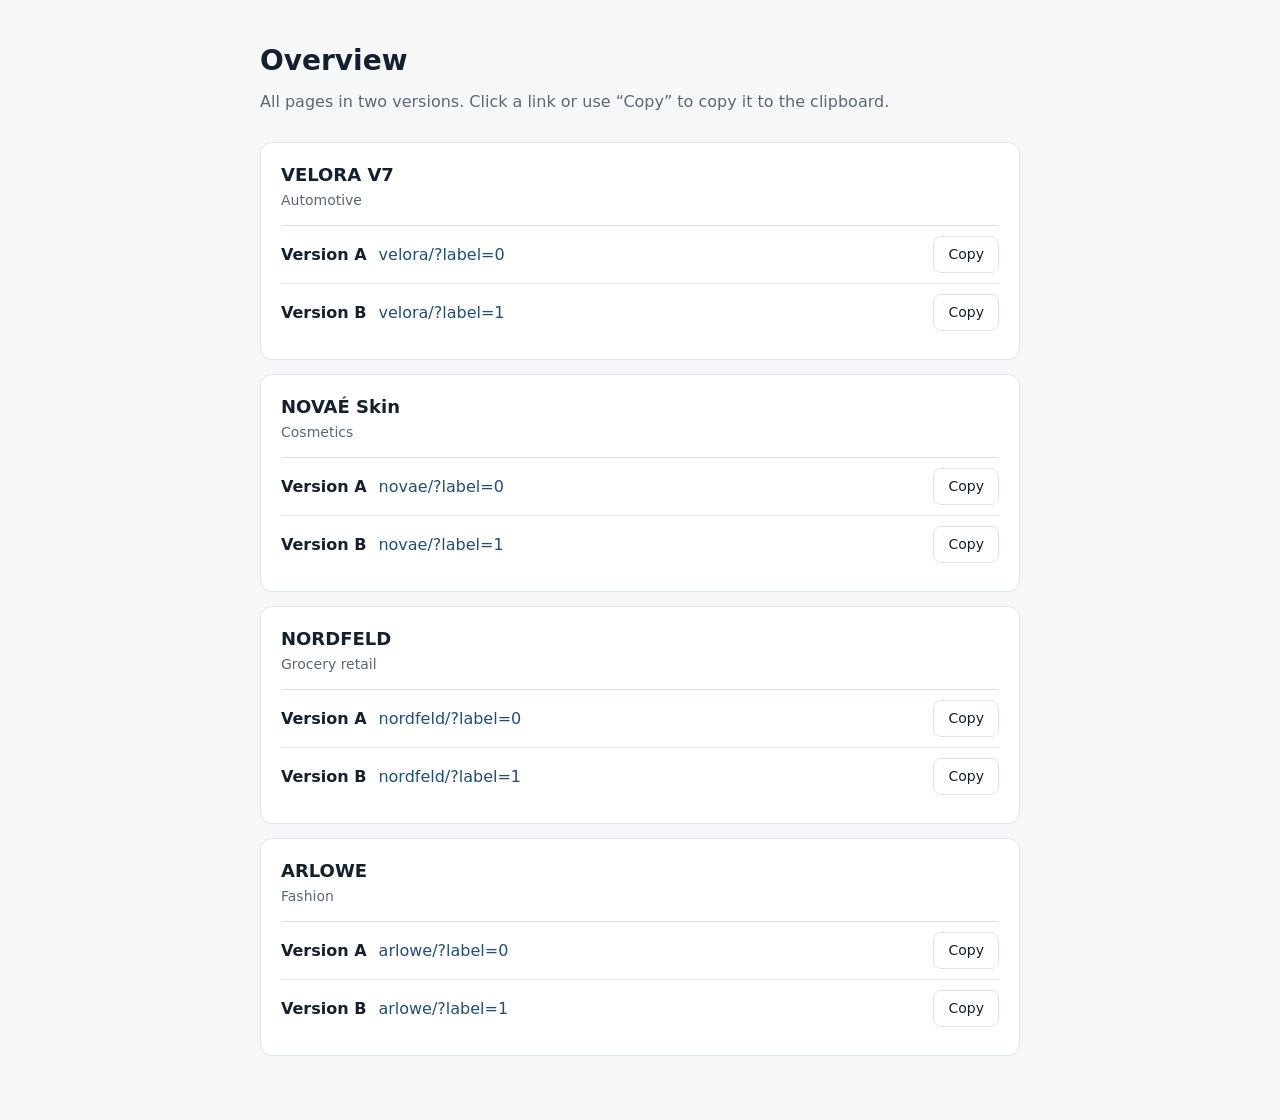
<file: index.html>
<!DOCTYPE html>
<html lang="en">
<head>
  <meta charset="utf-8">
  <meta name="viewport" content="width=device-width, initial-scale=1">
  <title>Overview</title>
  <meta name="robots" content="noindex, nofollow">
  <link rel="icon" href="data:,">
  <style>
    :root {
      --bg: #f6f7f9;
      --card: #ffffff;
      --ink: #14202e;
      --muted: #5b6878;
      --line: #dfe4ea;
      --accent: #1f4e79;
    }
    @media (prefers-color-scheme: dark) {
      :root {
        --bg: #12171d;
        --card: #1b222b;
        --ink: #eaeff5;
        --muted: #9aa8b8;
        --line: #2c3745;
        --accent: #8fc1ee;
      }
    }
    * { box-sizing: border-box; }
    body {
      margin: 0;
      padding: 40px 16px 64px;
      font-family: system-ui, -apple-system, "Segoe UI", Roboto, Arial, sans-serif;
      line-height: 1.5;
      color: var(--ink);
      background: var(--bg);
    }
    main { max-width: 760px; margin: 0 auto; }
    h1 { margin: 0 0 8px; font-size: 28px; }
    .intro { margin: 0 0 28px; color: var(--muted); }
    ul { list-style: none; margin: 0; padding: 0; display: grid; gap: 14px; }
    li {
      padding: 18px 20px;
      background: var(--card);
      border: 1px solid var(--line);
      border-radius: 12px;
    }
    h2 { margin: 0 0 2px; font-size: 18px; }
    .sub { margin: 0 0 14px; font-size: 14px; color: var(--muted); }
    .row {
      display: flex;
      flex-wrap: wrap;
      align-items: center;
      gap: 10px 12px;
      padding: 10px 0;
      border-top: 1px solid var(--line);
    }
    .row__label { min-width: 84px; font-weight: 600; }
    .row a {
      flex: 1 1 260px;
      color: var(--accent);
      word-break: break-all;
      text-decoration: none;
    }
    .row a:hover { text-decoration: underline; }
    button {
      padding: 7px 14px;
      font: inherit;
      font-size: 14px;
      color: var(--ink);
      background: transparent;
      border: 1px solid var(--line);
      border-radius: 8px;
      cursor: pointer;
    }
    button:hover { border-color: var(--accent); }
    :focus-visible { outline: 2px solid var(--accent); outline-offset: 2px; }
  </style>
</head>
<body>
  <main>
    <h1>Overview</h1>
    <p class="intro">All pages in two versions. Click a link or use “Copy” to copy it to the clipboard.</p>

    <ul>
      <li>
        <h2>VELORA V7</h2>
        <p class="sub">Automotive</p>
        <div class="row">
          <span class="row__label">Version A</span>
          <a href="velora/?label=0">velora/?label=0</a>
          <button type="button" data-copy="velora/?label=0">Copy</button>
        </div>
        <div class="row">
          <span class="row__label">Version B</span>
          <a href="velora/?label=1">velora/?label=1</a>
          <button type="button" data-copy="velora/?label=1">Copy</button>
        </div>
      </li>

      <li>
        <h2>NOVAÉ Skin</h2>
        <p class="sub">Cosmetics</p>
        <div class="row">
          <span class="row__label">Version A</span>
          <a href="novae/?label=0">novae/?label=0</a>
          <button type="button" data-copy="novae/?label=0">Copy</button>
        </div>
        <div class="row">
          <span class="row__label">Version B</span>
          <a href="novae/?label=1">novae/?label=1</a>
          <button type="button" data-copy="novae/?label=1">Copy</button>
        </div>
      </li>

      <li>
        <h2>NORDFELD</h2>
        <p class="sub">Grocery retail</p>
        <div class="row">
          <span class="row__label">Version A</span>
          <a href="nordfeld/?label=0">nordfeld/?label=0</a>
          <button type="button" data-copy="nordfeld/?label=0">Copy</button>
        </div>
        <div class="row">
          <span class="row__label">Version B</span>
          <a href="nordfeld/?label=1">nordfeld/?label=1</a>
          <button type="button" data-copy="nordfeld/?label=1">Copy</button>
        </div>
      </li>

      <li>
        <h2>ARLOWE</h2>
        <p class="sub">Fashion</p>
        <div class="row">
          <span class="row__label">Version A</span>
          <a href="arlowe/?label=0">arlowe/?label=0</a>
          <button type="button" data-copy="arlowe/?label=0">Copy</button>
        </div>
        <div class="row">
          <span class="row__label">Version B</span>
          <a href="arlowe/?label=1">arlowe/?label=1</a>
          <button type="button" data-copy="arlowe/?label=1">Copy</button>
        </div>
      </li>
    </ul>
  </main>

  <script>
    document.addEventListener("click", function (event) {
      var btn = event.target.closest("button[data-copy]");
      if (!btn) return;
      var url = new URL(btn.getAttribute("data-copy"), window.location.href).href;
      var done = function (ok) {
        var old = btn.textContent;
        btn.textContent = ok ? "Copied ✓" : "Not possible";
        setTimeout(function () { btn.textContent = old; }, 1600);
      };
      if (navigator.clipboard && navigator.clipboard.writeText) {
        navigator.clipboard.writeText(url).then(function () { done(true); }, function () { done(false); });
      } else {
        done(false);
      }
    });
  </script>
</body>
</html>
</file>
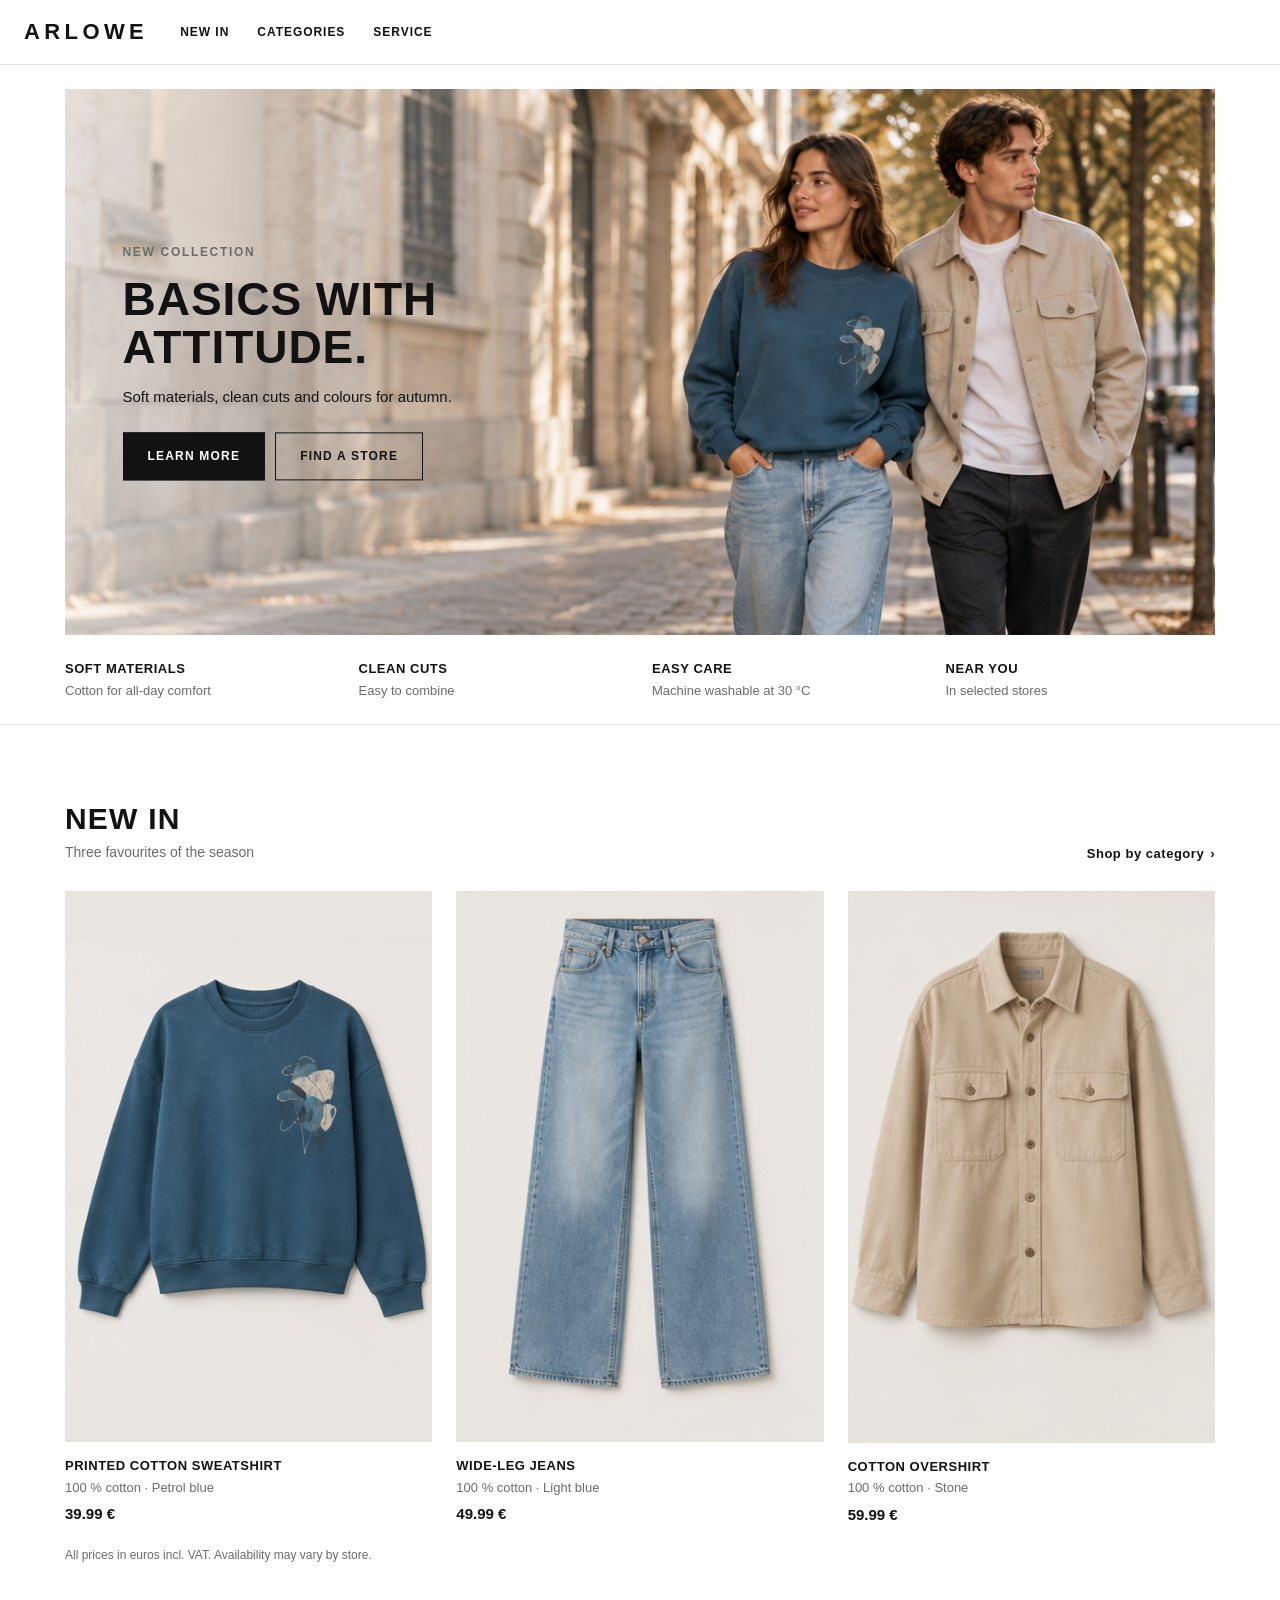
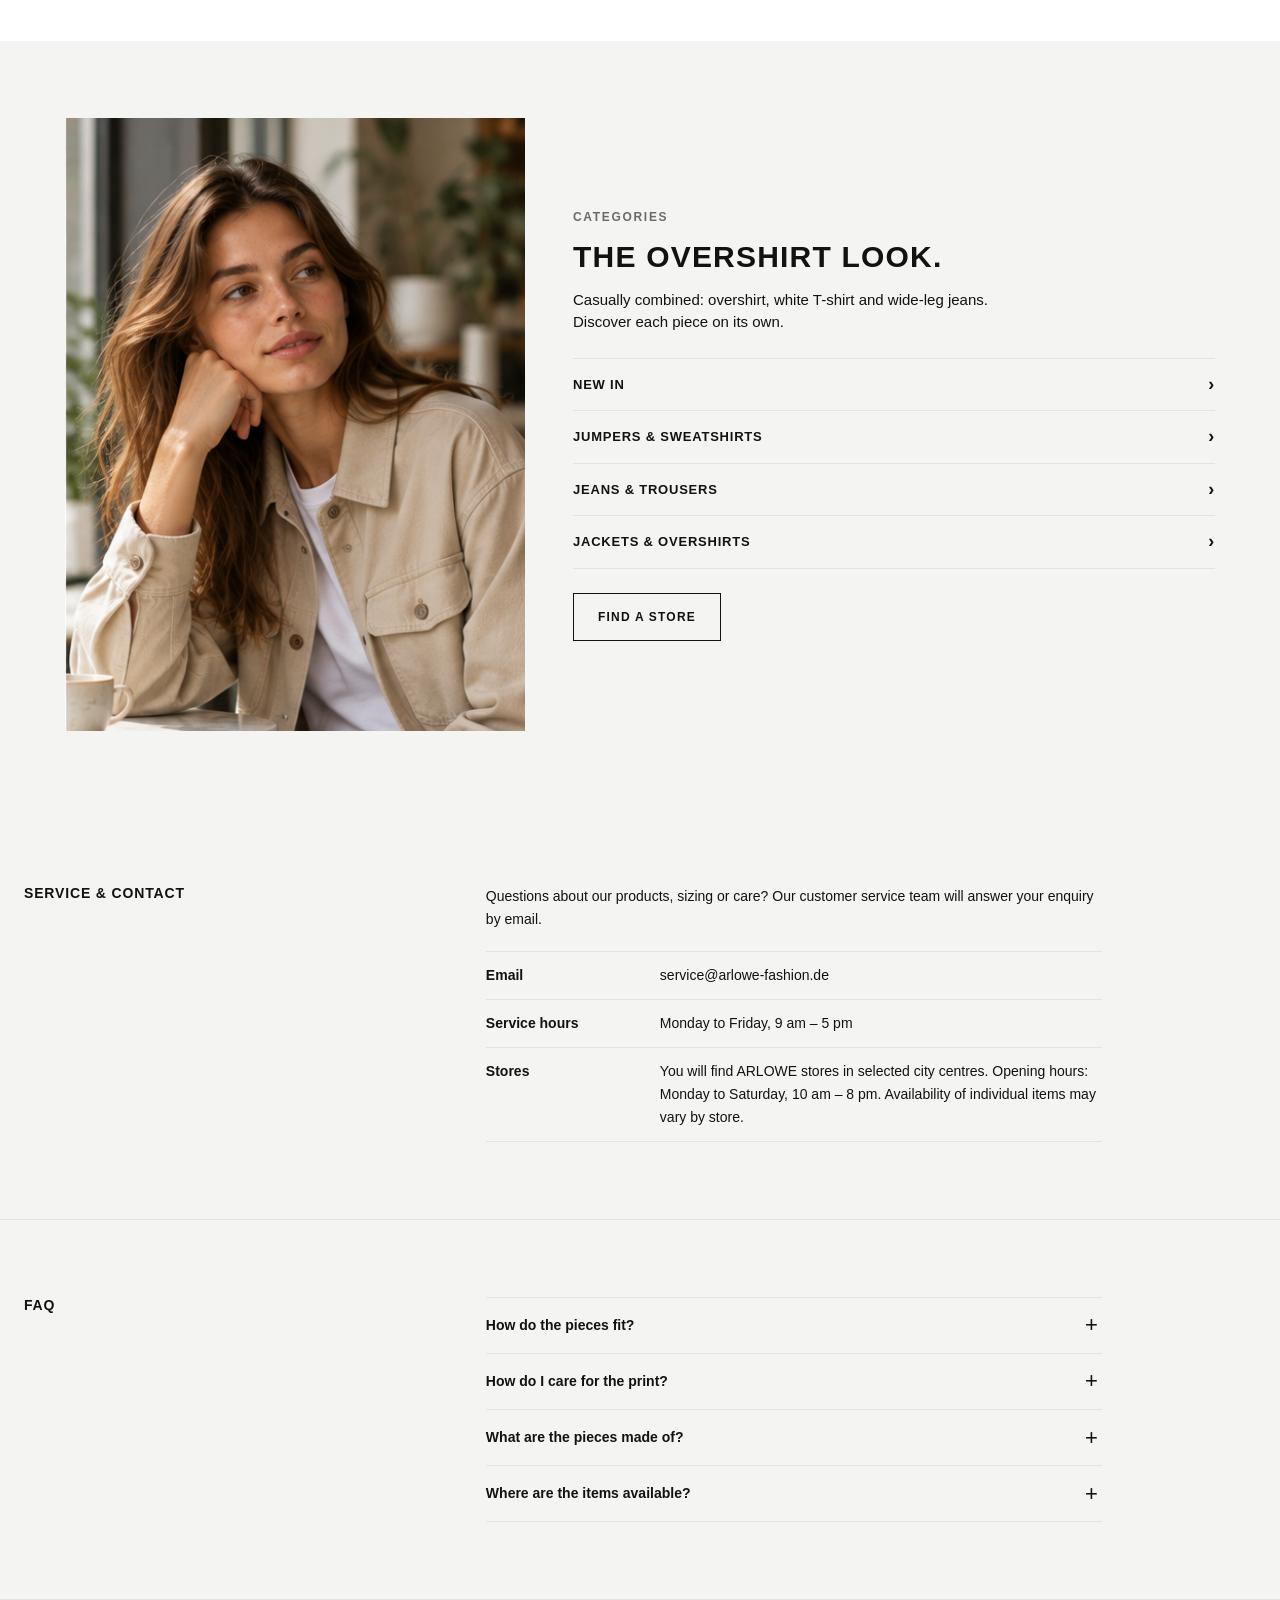
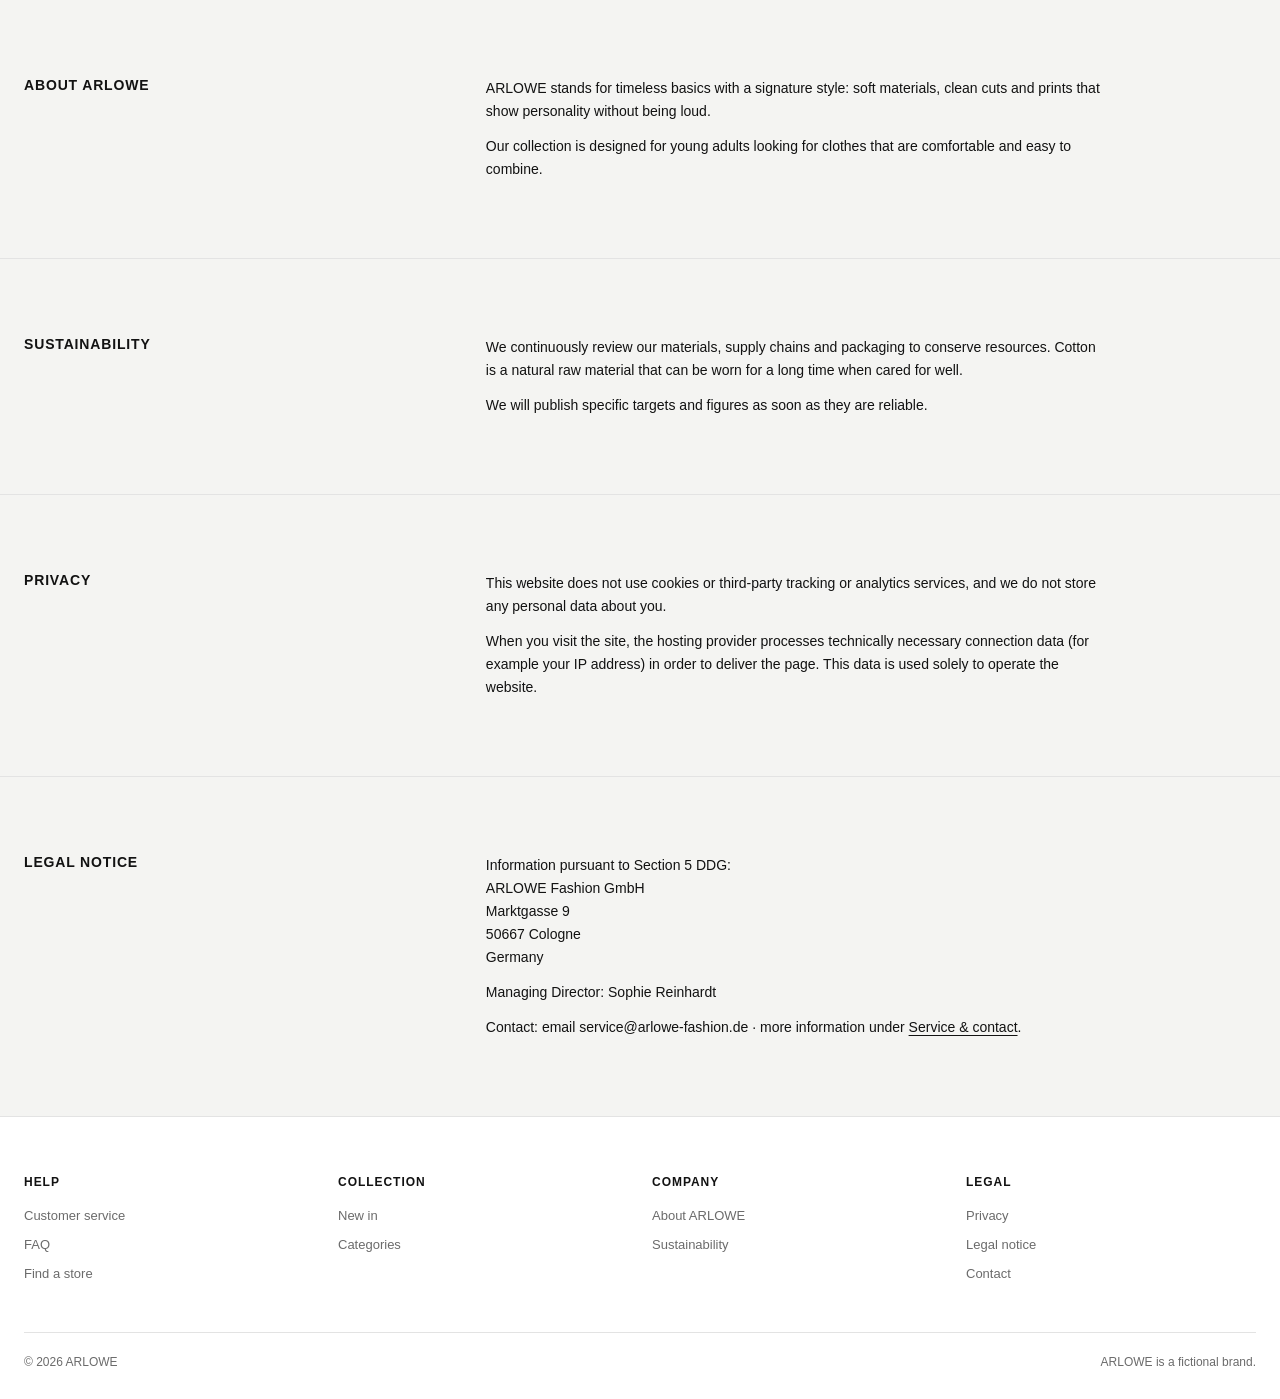
<file: arlowe/index.html>
<!DOCTYPE html>
<html lang="en">
<head>
  <meta charset="utf-8">
  <meta name="viewport" content="width=device-width, initial-scale=1">
  <title>ARLOWE – New Collection | Everyday Basics</title>
  <meta name="description" content="ARLOWE: soft materials, clean cuts and colours for autumn. Discover our new arrivals and categories.">
  <meta name="theme-color" content="#ffffff">
  <meta name="robots" content="noindex, nofollow">
  <link rel="icon" type="image/svg+xml" href="favicon.svg">
  <link rel="stylesheet" href="css/styles.css">
  <link rel="stylesheet" href="../shared/figure.css">
  <script src="../shared/params.js"></script>
  <script src="../shared/figure.js"></script>
  <script src="../shared/session.js"></script>
  <script src="../shared/track.js" defer></script>
</head>
<body>
  <a class="skip-link" href="#main">Skip to content</a>

  <header class="site-header" id="site-header">
    <div class="site-header__inner">
      <button type="button" class="icon-btn menu-btn" id="menu-btn" aria-expanded="false" aria-controls="site-nav" aria-label="Open menu">
        <svg viewBox="0 0 24 24" width="24" height="24" fill="none" stroke="currentColor" stroke-width="1.600" stroke-linecap="round" aria-hidden="true"><path d="M4 7h16M4 12h16M4 17h16"/></svg>
      </button>

      <a class="logo" href="#top" aria-label="ARLOWE – back to top">ARLOWE</a>

      <nav class="site-nav" id="site-nav" aria-label="Main navigation">
        <ul>
          <li><a href="#neuheiten">New in</a></li>
          <li><a href="#kategorien">Categories</a></li>
          <li><a href="#service">Service</a></li>
        </ul>
      </nav>

    </div>
  </header>

  <main id="main">

    <section class="hero" id="top" aria-labelledby="hero-title">
      <div class="container">
        <div class="hero__media">
          <media-frame class="xi xi--hero">
            <img src="images/arlowe/hero.png" width="1078" height="512"
                 alt="Two young adults walking down a street in autumn light: she wears a petrol-blue sweatshirt and light jeans, he wears a beige overshirt"
                 fetchpriority="high" decoding="async">
          </media-frame>
          <div class="hero__text">
            <p class="eyebrow">New collection</p>
            <h1 class="hero__title" id="hero-title">Basics with attitude.</h1>
            <p class="hero__sub">Soft materials, clean cuts and colours for autumn.</p>
            <div class="hero__actions">
              <a class="btn btn--primary" href="#neuheiten">Learn more</a>
              <a class="btn btn--outline" href="#service">Find a store</a>
            </div>
          </div>
        </div>
      </div>
    </section>

    <section class="usp" aria-label="Our promises">
      <div class="container">
        <ul class="usp__list">
          <li><strong>Soft materials</strong><span>Cotton for all-day comfort</span></li>
          <li><strong>Clean cuts</strong><span>Easy to combine</span></li>
          <li><strong>Easy care</strong><span>Machine washable at 30&nbsp;°C</span></li>
          <li><strong>Near you</strong><span>In selected stores</span></li>
        </ul>
      </div>
    </section>

    <section class="lp-section" id="neuheiten" aria-labelledby="new-title">
      <div class="container">
        <div class="lp-head">
          <div>
            <h2 class="lp-title" id="new-title">New in</h2>
            <p class="lp-sub">Three favourites of the season</p>
          </div>
          <a class="more" href="#kategorien">Shop by category</a>
        </div>

        <ul class="tiles">
          <li>
            <article class="tile" id="produkt-sweatshirt">
              <media-frame class="xi xi--tile">
                <img src="images/arlowe/product_sweatshirt.png" width="402" height="504"
                     alt="Petrol-blue sweatshirt with a small graphic print on the chest"
                     loading="lazy" decoding="async">
              </media-frame>
              <h3 class="tile__name">Printed cotton sweatshirt</h3>
              <p class="tile__meta">100&nbsp;% cotton · Petrol blue</p>
              <p class="tile__price">39.99&nbsp;€</p>
            </article>
          </li>
          <li>
            <article class="tile" id="produkt-jeans">
              <media-frame class="xi xi--tile">
                <img src="images/arlowe/product_jeans.png" width="320" height="504"
                     alt="Light-blue wide-leg jeans with a soft wash"
                     loading="lazy" decoding="async">
              </media-frame>
              <h3 class="tile__name">Wide-leg jeans</h3>
              <p class="tile__meta">100&nbsp;% cotton · Light blue</p>
              <p class="tile__price">49.99&nbsp;€</p>
            </article>
          </li>
          <li>
            <article class="tile" id="produkt-jacket">
              <media-frame class="xi xi--tile xi--jacket">
                <img src="images/arlowe/product_jacket.png" width="340" height="504"
                     alt="Stone-beige overshirt with two chest pockets and a button placket"
                     loading="lazy" decoding="async">
              </media-frame>
              <h3 class="tile__name">Cotton overshirt</h3>
              <p class="tile__meta">100&nbsp;% cotton · Stone</p>
              <p class="tile__price">59.99&nbsp;€</p>
            </article>
          </li>
        </ul>
        <p class="fineprint">All prices in euros incl. VAT. Availability may vary by store.</p>
      </div>
    </section>

    <section class="lp-section lp-section--soft" id="kategorien" aria-labelledby="cat-title">
      <div class="container">
        <div class="feature">
          <media-frame class="xi xi--portrait">
            <img src="images/arlowe/lifestyle_person.png" width="448" height="1024"
                 alt="Young woman in a beige overshirt sitting at a window table in a café"
                 loading="lazy" decoding="async">
          </media-frame>

          <div class="feature__text">
            <p class="eyebrow">Categories</p>
            <h2 class="lp-title" id="cat-title">The overshirt look.</h2>
            <p class="feature__lead">Casually combined: overshirt, white T-shirt and wide-leg jeans. Discover each piece on its own.</p>
            <ul class="catlist">
              <li><a href="#neuheiten">New in</a></li>
              <li><a href="#produkt-sweatshirt">Jumpers &amp; sweatshirts</a></li>
              <li><a href="#produkt-jeans">Jeans &amp; trousers</a></li>
              <li><a href="#produkt-jacket">Jackets &amp; overshirts</a></li>
            </ul>
            <a class="btn btn--outline" href="#service">Find a store</a>
          </div>
        </div>
      </div>
    </section>

    <div class="info-area">
    <section class="info-block" id="service" aria-labelledby="service-title">
      <div class="container info-block__grid">
        <h2 class="info-block__title" id="service-title">Service &amp; contact</h2>
        <div class="info-block__body">
          <p>Questions about our products, sizing or care? Our customer service team will answer your enquiry by email.</p>
          <dl class="info-list">
            <div><dt>Email</dt><dd>service@arlowe-fashion.de</dd></div>
            <div><dt>Service hours</dt><dd>Monday to Friday, 9 am – 5 pm</dd></div>
            <div><dt>Stores</dt><dd>You will find ARLOWE stores in selected city centres. Opening hours: Monday to Saturday, 10 am – 8 pm. Availability of individual items may vary by store.</dd></div>
          </dl>
        </div>
      </div>
    </section>

    <section class="info-block" id="faq" aria-labelledby="faq-title">
      <div class="container info-block__grid">
        <h2 class="info-block__title" id="faq-title">FAQ</h2>
        <div class="info-block__body">
          <div class="faq">
            <details>
              <summary>How do the pieces fit?</summary>
              <p>The sweatshirt and overshirt have a relaxed, straight fit; the jeans have a wide leg. If you are unsure, our customer service team is happy to help.</p>
            </details>
            <details>
              <summary>How do I care for the print?</summary>
              <p>Ideally wash inside out at 30 °C, do not bleach and do not tumble dry. Do not iron over the print.</p>
            </details>
            <details>
              <summary>What are the pieces made of?</summary>
              <p>The sweatshirt, jeans and overshirt are made of 100 % cotton.</p>
            </details>
            <details>
              <summary>Where are the items available?</summary>
              <p>In selected ARLOWE stores. Availability may vary by store – see Service &amp; contact for details.</p>
            </details>
          </div>
        </div>
      </div>
    </section>

    <section class="info-block" id="ueber-uns" aria-labelledby="ueber-uns-title">
      <div class="container info-block__grid">
        <h2 class="info-block__title" id="ueber-uns-title">About ARLOWE</h2>
        <div class="info-block__body">
          <p>ARLOWE stands for timeless basics with a signature style: soft materials, clean cuts and prints that show personality without being loud.</p>
          <p>Our collection is designed for young adults looking for clothes that are comfortable and easy to combine.</p>
        </div>
      </div>
    </section>

    <section class="info-block" id="nachhaltigkeit" aria-labelledby="nachhaltigkeit-title">
      <div class="container info-block__grid">
        <h2 class="info-block__title" id="nachhaltigkeit-title">Sustainability</h2>
        <div class="info-block__body">
          <p>We continuously review our materials, supply chains and packaging to conserve resources. Cotton is a natural raw material that can be worn for a long time when cared for well.</p>
          <p>We will publish specific targets and figures as soon as they are reliable.</p>
        </div>
      </div>
    </section>

    <section class="info-block" id="datenschutz" aria-labelledby="datenschutz-title">
      <div class="container info-block__grid">
        <h2 class="info-block__title" id="datenschutz-title">Privacy</h2>
        <div class="info-block__body">
          <p>This website does not use cookies or third-party tracking or analytics services, and we do not store any personal data about you.</p>
          <p>When you visit the site, the hosting provider processes technically necessary connection data (for example your IP address) in order to deliver the page. This data is used solely to operate the website.</p>
        </div>
      </div>
    </section>

    <section class="info-block" id="impressum" aria-labelledby="impressum-title">
      <div class="container info-block__grid">
        <h2 class="info-block__title" id="impressum-title">Legal notice</h2>
        <div class="info-block__body">
          <p>Information pursuant to Section 5 DDG:<br>ARLOWE Fashion GmbH<br>Marktgasse 9<br>50667 Cologne<br>Germany</p>
          <p>Managing Director: Sophie Reinhardt</p>
          <p>Contact: email service@arlowe-fashion.de · more information under <a href="#service">Service &amp; contact</a>.</p>
        </div>
      </div>
    </section>
    </div>
  </main>

  <footer class="site-footer">
    <div class="container">
      <div class="footer__grid">
        <nav class="footer__col" aria-labelledby="f-hilfe">
          <h2 class="footer__title" id="f-hilfe">Help</h2>
          <ul>
            <li><a href="#service">Customer service</a></li>
            <li><a href="#faq">FAQ</a></li>
            <li><a href="#service">Find a store</a></li>
          </ul>
        </nav>
        <nav class="footer__col" aria-labelledby="f-produkt">
          <h2 class="footer__title" id="f-produkt">Collection</h2>
          <ul>
            <li><a href="#neuheiten">New in</a></li>
            <li><a href="#kategorien">Categories</a></li>
          </ul>
        </nav>
        <nav class="footer__col" aria-labelledby="f-firma">
          <h2 class="footer__title" id="f-firma">Company</h2>
          <ul>
            <li><a href="#ueber-uns">About ARLOWE</a></li>
            <li><a href="#nachhaltigkeit">Sustainability</a></li>
          </ul>
        </nav>
        <nav class="footer__col" aria-labelledby="f-recht">
          <h2 class="footer__title" id="f-recht">Legal</h2>
          <ul>
            <li><a href="#datenschutz">Privacy</a></li>
            <li><a href="#impressum">Legal notice</a></li>
            <li><a href="#service">Contact</a></li>
          </ul>
        </nav>
      </div>

      <div class="footer__bottom">
        <p>© 2026 ARLOWE</p>
        <p class="footer__note">ARLOWE is a fictional brand.</p>
      </div>
    </div>
  </footer>


  <script src="js/main.js" defer></script>
</body>
</html>
</file>
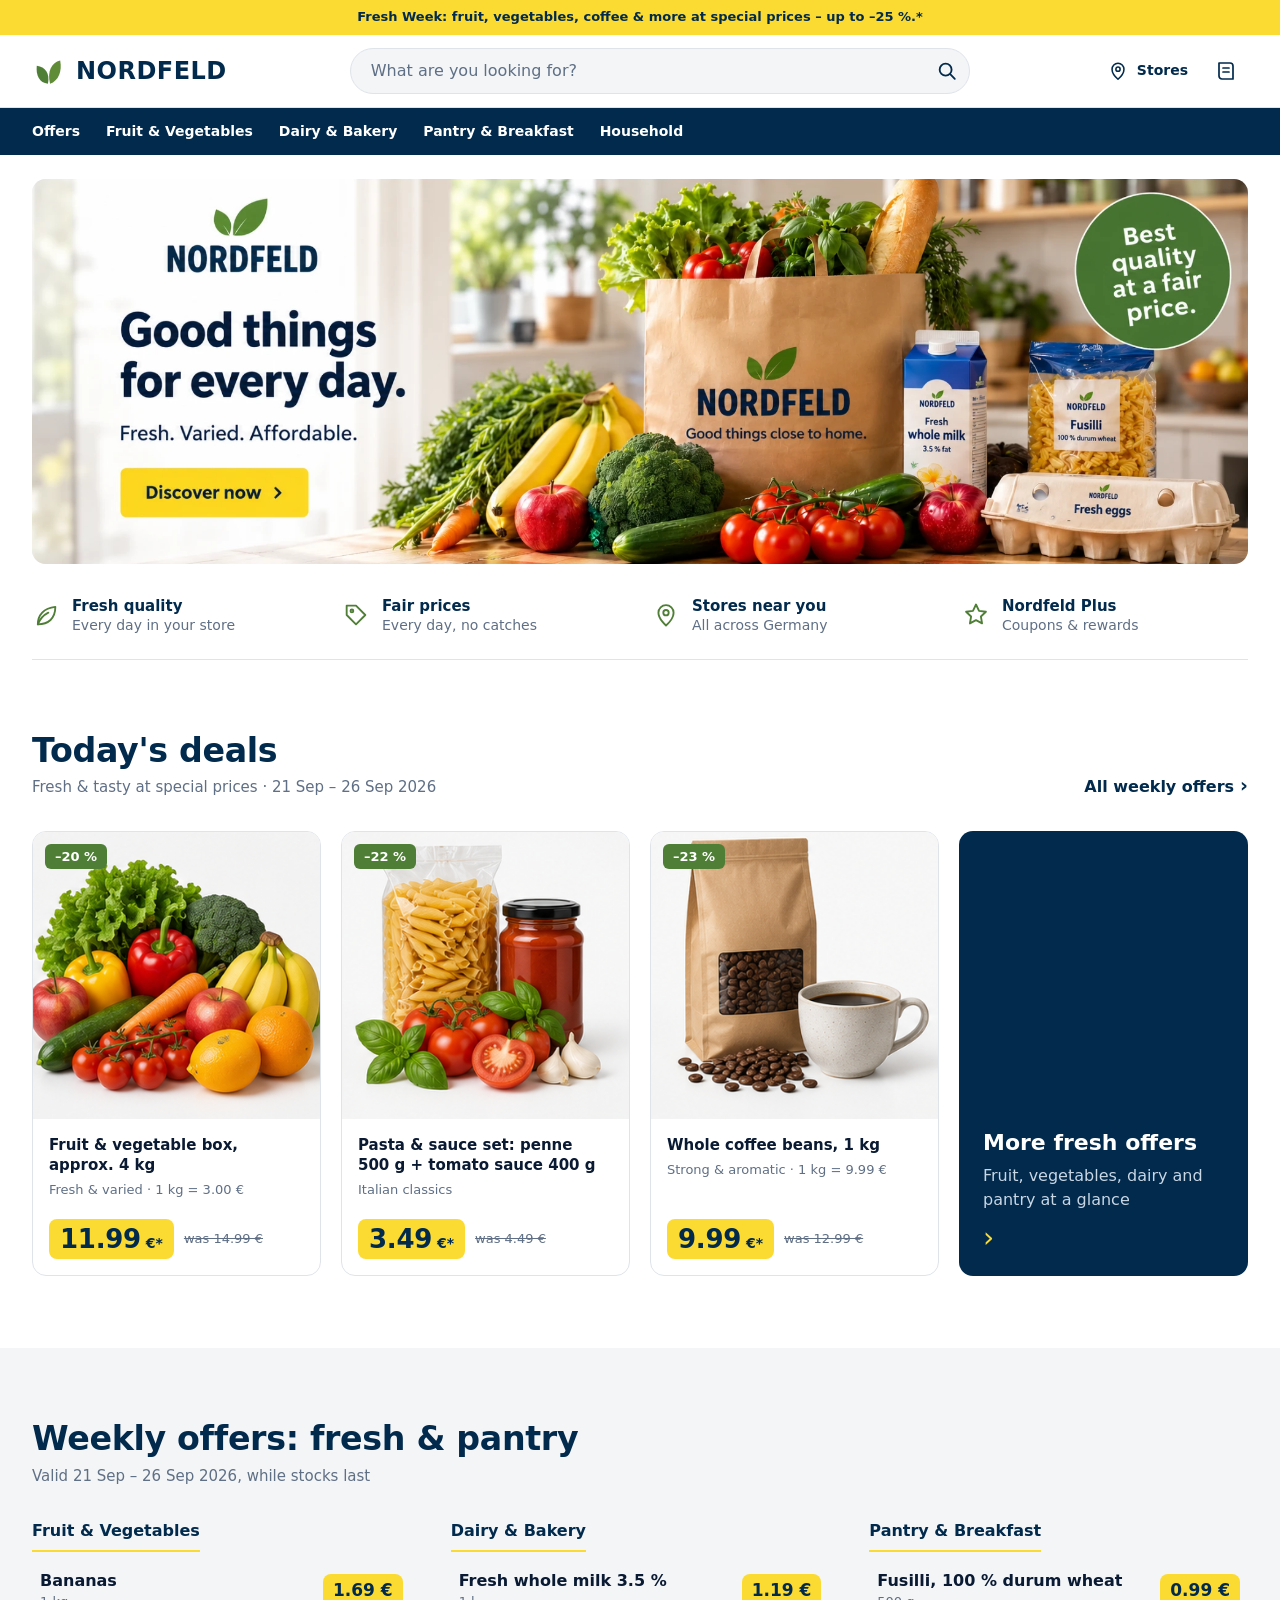
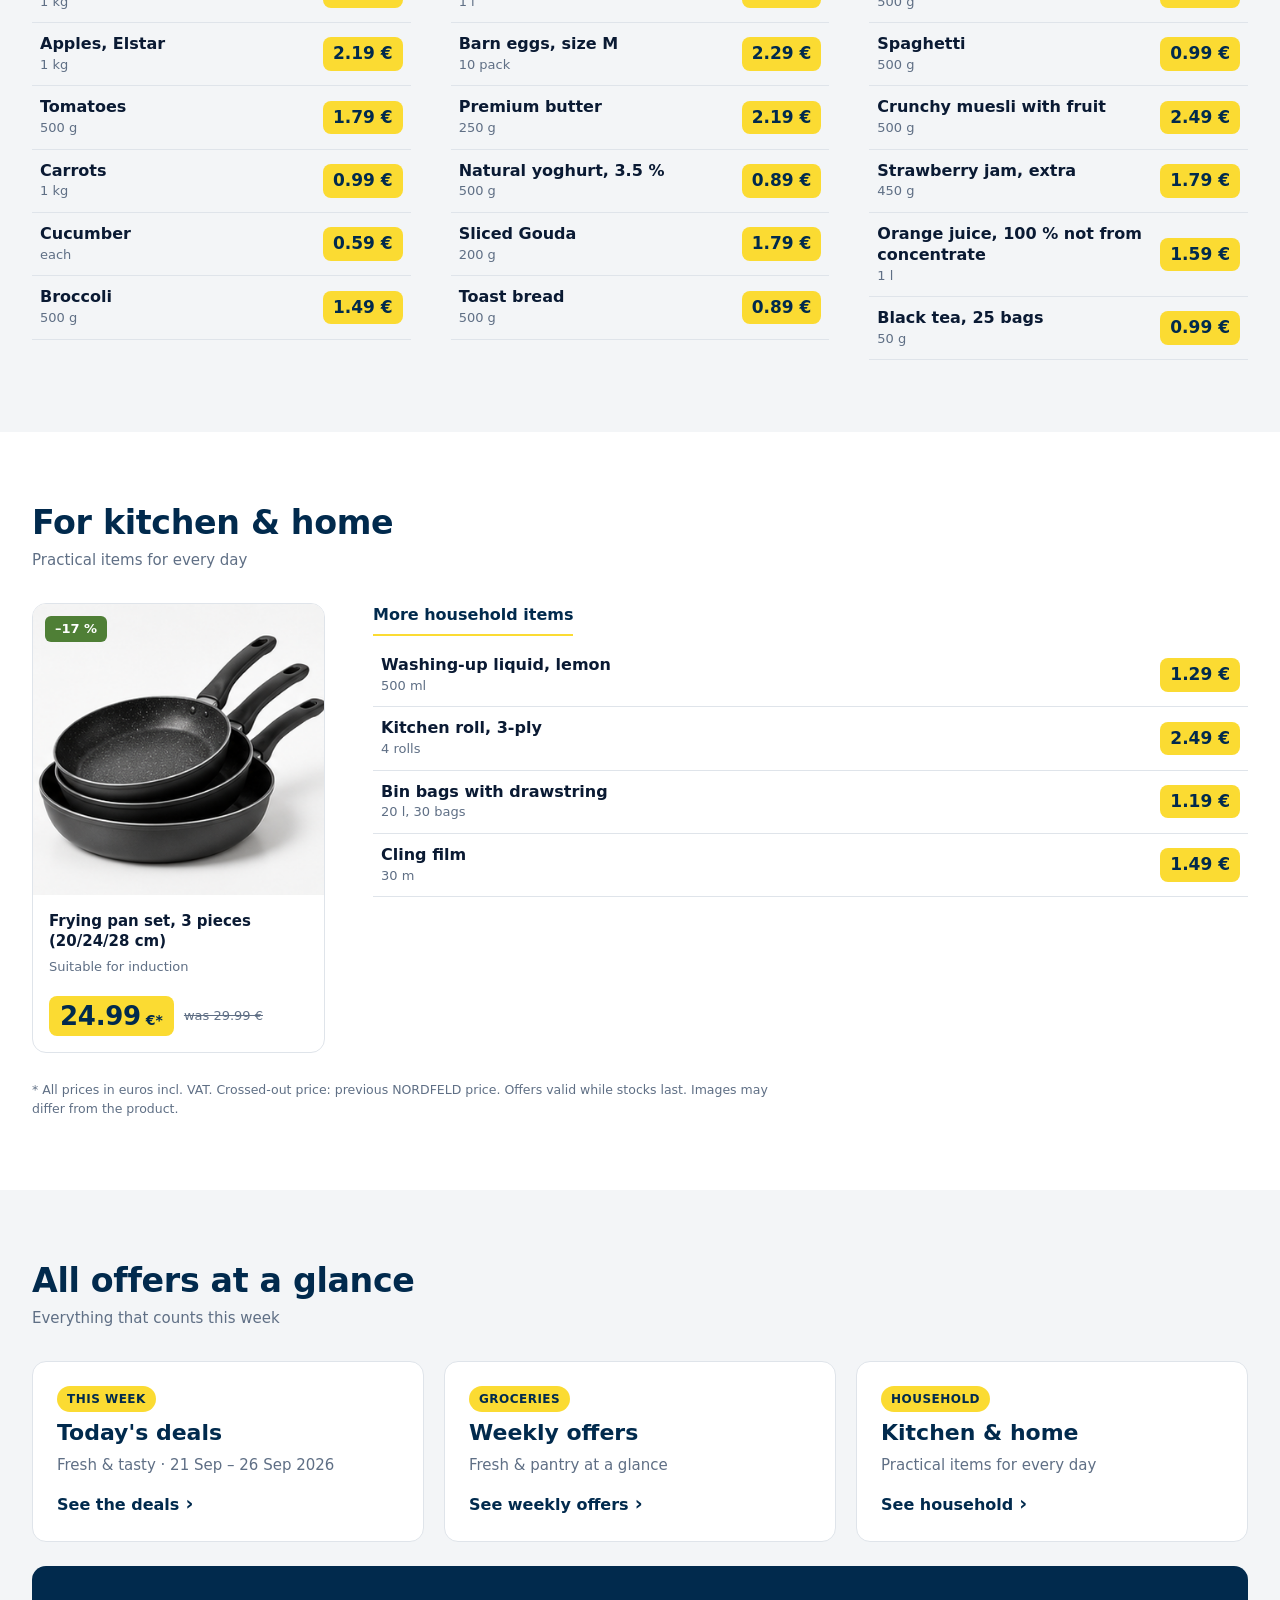
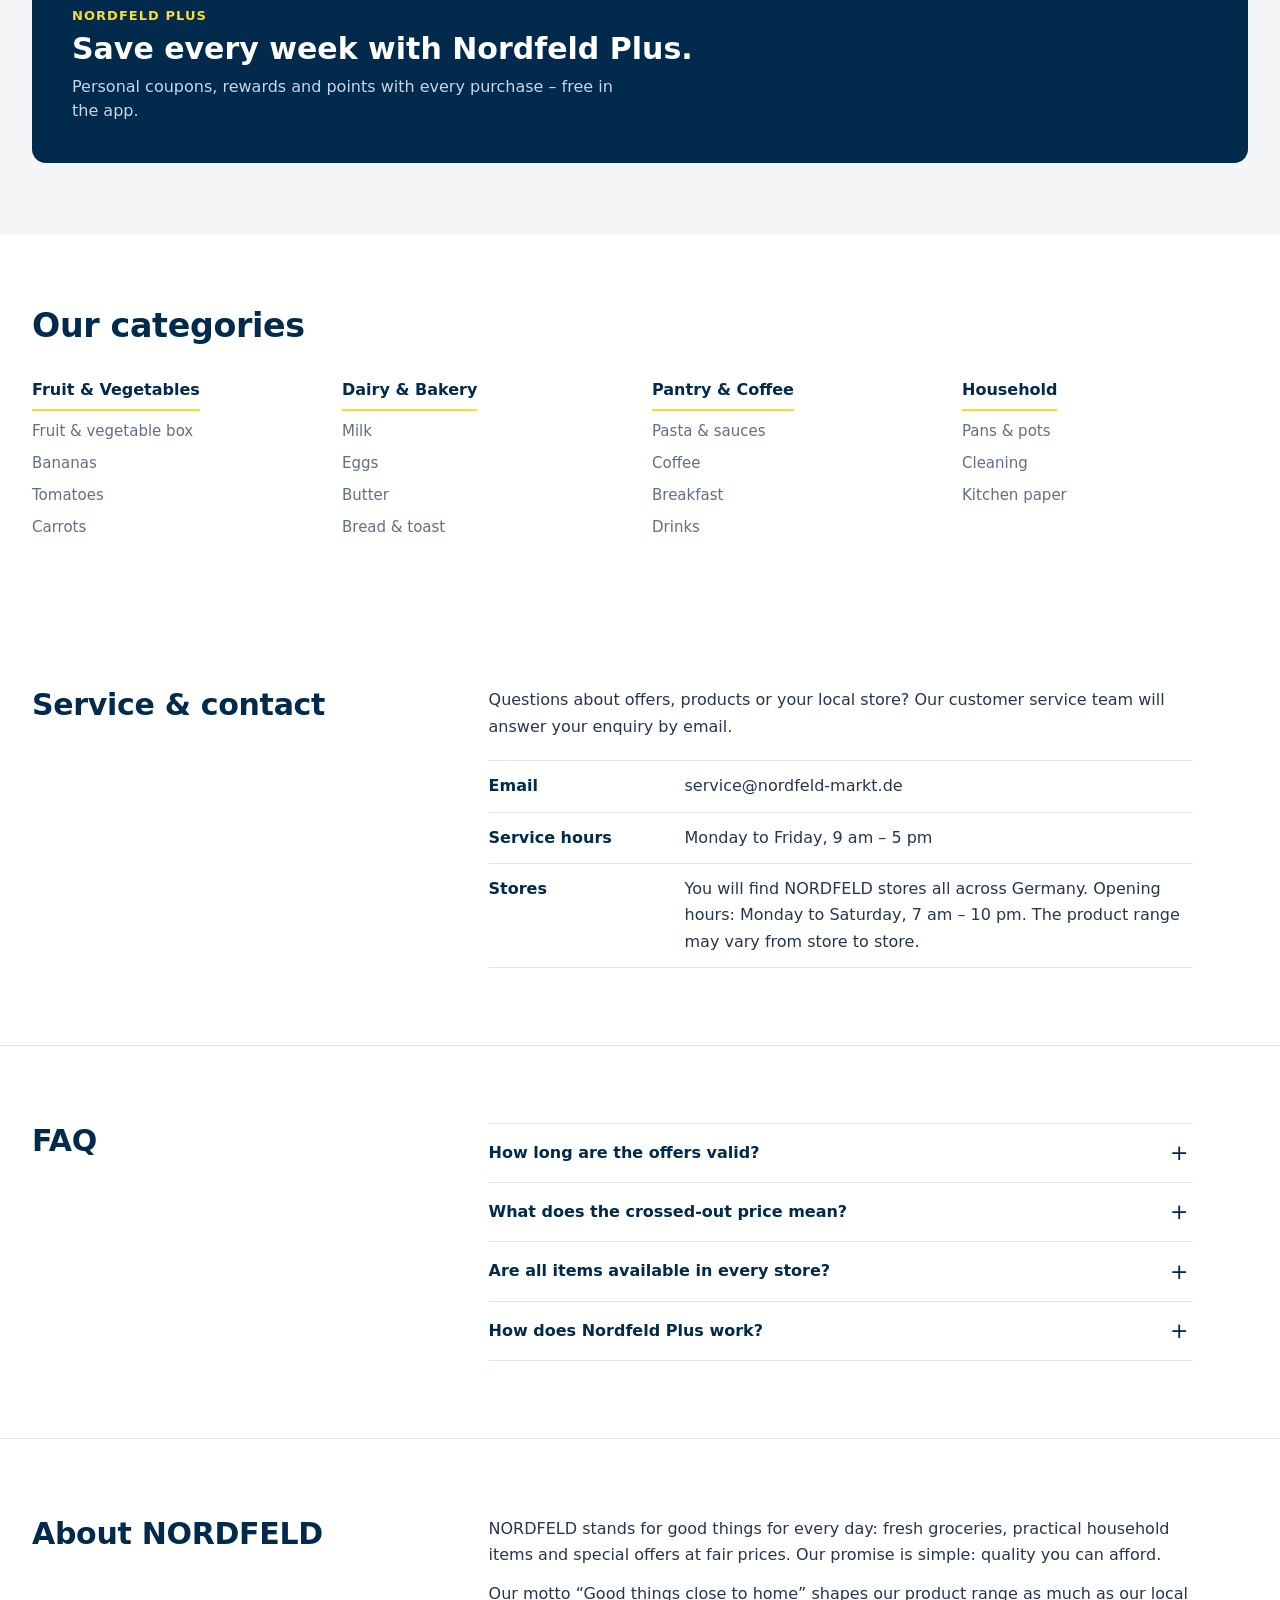
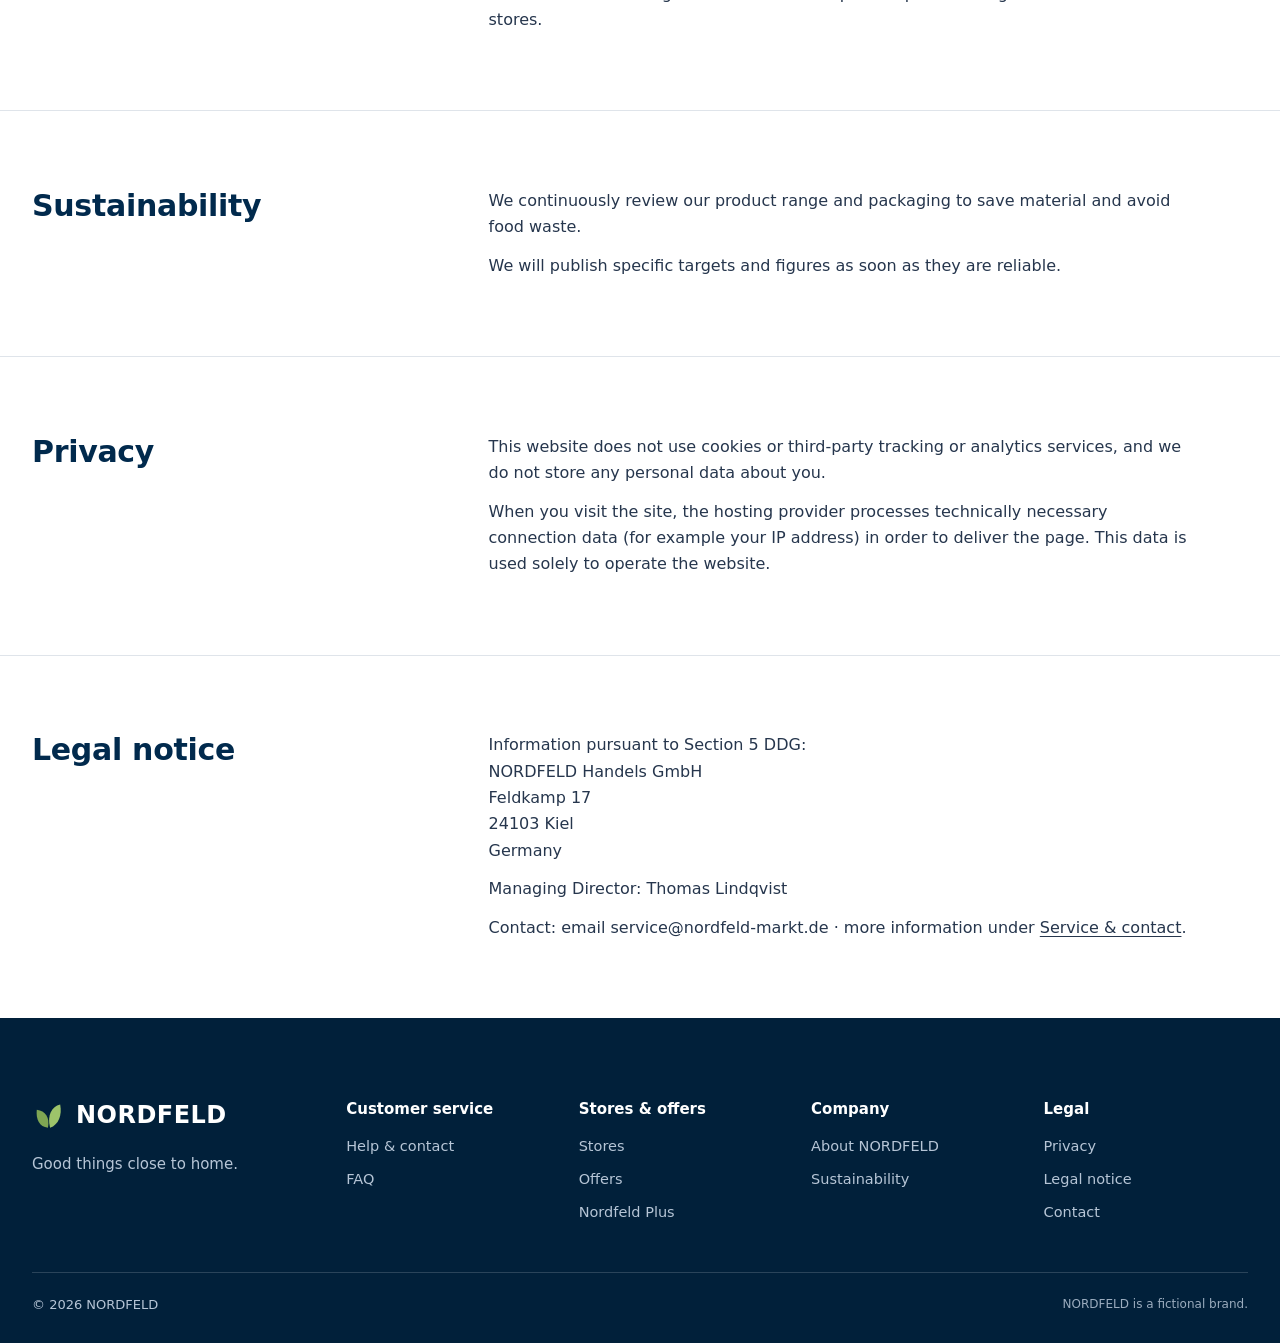
<file: nordfeld/index.html>
<!DOCTYPE html>
<html lang="en">
<head>
  <meta charset="utf-8">
  <meta name="viewport" content="width=device-width, initial-scale=1">
  <title>NORDFELD – Good things for every day | Offers of the week</title>
  <meta name="description" content="NORDFELD: fresh groceries, great variety and fair prices. Discover today's deals, this week's offers and the special buys of the week.">
  <meta name="theme-color" content="#012a4d">
  <meta name="robots" content="noindex, nofollow">
  <link rel="icon" type="image/svg+xml" href="favicon.svg">
  <link rel="stylesheet" href="css/styles.css">
  <link rel="stylesheet" href="../shared/figure.css">
  <script src="../shared/params.js"></script>
  <script src="../shared/figure.js"></script>
  <script src="../shared/session.js"></script>
  <script src="../shared/track.js" defer></script>
</head>
<body>
  <a class="skip-link" href="#main">Skip to content</a>

  <div class="topbar">
    <p>Fresh Week: fruit, vegetables, coffee &amp; more at special prices – up to –25&nbsp;%.*</p>
  </div>

  <header class="site-header" id="site-header">
    <div class="site-header__inner">
      <a class="brand" href="#top" aria-label="NORDFELD – back to top">
        <svg class="brand__mark" viewBox="0 0 32 32" width="34" height="34" aria-hidden="true">
          <path d="M15 28C7 27 3.5 20 4.5 11c8 1 12.500 7 10.500 17z" fill="#4f7f36"/>
          <path d="M17 28c8-3 11.500-12 9.500-22-8 2-12.500 10-9.500 22z" fill="#618c37"/>
        </svg>
        <span class="brand__name">NORDFELD</span>
      </a>

      <form class="search" role="search">
        <label class="visually-hidden" for="search-input">Search</label>
        <input class="search__input" id="search-input" type="search" placeholder="What are you looking for?" autocomplete="off">
        <p class="search__msg" id="search-msg" role="status" hidden></p>
        <button class="search__btn" type="submit" aria-label="Search">
          <svg viewBox="0 0 24 24" width="22" height="22" fill="none" stroke="currentColor" stroke-width="2" stroke-linecap="round" aria-hidden="true"><circle cx="10.500" cy="10.500" r="6.500"/><path d="m15.500 15.500 5 5"/></svg>
        </button>
      </form>

      <div class="site-header__actions">
        <a class="icon-btn icon-btn--text" href="#service">
          <svg viewBox="0 0 24 24" width="22" height="22" fill="none" stroke="currentColor" stroke-width="1.700" stroke-linecap="round" stroke-linejoin="round" aria-hidden="true"><path d="M12 21s-6.500-5.700-6.500-11a6.500 6.500 0 0 1 13 0c0 5.300-6.500 11-6.500 11z"/><circle cx="12" cy="10" r="2.300"/></svg>
          <span>Stores</span>
        </a>
        <a class="icon-btn" href="#aktionen" aria-label="All offers at a glance">
          <svg viewBox="0 0 24 24" width="24" height="24" fill="none" stroke="currentColor" stroke-width="1.700" stroke-linecap="round" stroke-linejoin="round" aria-hidden="true"><path d="M5 4h11a3 3 0 0 1 3 3v13H8a3 3 0 0 1-3-3z"/><path d="M9 9h6M9 13h6"/></svg>
        </a>
      </div>
    </div>
  </header>

  <nav class="catnav" aria-label="Categories">
    <ul class="catnav__list">
      <li><a href="#angebote">Offers</a></li>
      <li><a href="#kat-obst">Fruit &amp; Vegetables</a></li>
      <li><a href="#kat-kuehlregal">Dairy &amp; Bakery</a></li>
      <li><a href="#kat-vorrat">Pantry &amp; Breakfast</a></li>
      <li><a href="#haushalt">Household</a></li>
    </ul>
  </nav>

  <main id="main">

    <section class="hero" id="top" aria-label="Current offer">
      <div class="container">
        <a class="banner banner--hero" href="#angebote">
          <media-frame class="xi xi--hero">
            <img src="images/nordfeld/hero_weekly.png" width="1994" height="631"
                 alt="NORDFELD: Good things for every day. Fresh. Varied. Affordable. Discover now. Shopping bag with fresh fruit and vegetables, milk, pasta and eggs on a kitchen table"
                 fetchpriority="high" decoding="async">
          </media-frame>
        </a>
      </div>
    </section>

    <section class="usp" aria-label="Your benefits">
      <div class="container">
        <ul class="usp__list">
          <li>
            <svg viewBox="0 0 24 24" width="28" height="28" fill="none" stroke="currentColor" stroke-width="1.600" stroke-linecap="round" stroke-linejoin="round" aria-hidden="true"><path d="M5 20c0-8 5-14 15-15 0 10-6 15-15 15z"/><path d="M5 20c2-5 5-8 9-10"/></svg>
            <span><strong>Fresh quality</strong>Every day in your store</span>
          </li>
          <li>
            <svg viewBox="0 0 24 24" width="28" height="28" fill="none" stroke="currentColor" stroke-width="1.600" stroke-linecap="round" stroke-linejoin="round" aria-hidden="true"><path d="M20 12 12 20 4 12V4h8z"/><circle cx="8.500" cy="8.500" r="1.200"/></svg>
            <span><strong>Fair prices</strong>Every day, no catches</span>
          </li>
          <li>
            <svg viewBox="0 0 24 24" width="28" height="28" fill="none" stroke="currentColor" stroke-width="1.600" stroke-linecap="round" stroke-linejoin="round" aria-hidden="true"><path d="M12 21s-6.500-5.700-6.500-11a6.500 6.500 0 0 1 13 0c0 5.300-6.500 11-6.500 11z"/><circle cx="12" cy="10" r="2.300"/></svg>
            <span><strong>Stores near you</strong>All across Germany</span>
          </li>
          <li>
            <svg viewBox="0 0 24 24" width="28" height="28" fill="none" stroke="currentColor" stroke-width="1.600" stroke-linecap="round" stroke-linejoin="round" aria-hidden="true"><path d="M12 3l2.600 5.400 5.900.8-4.300 4.100 1 5.900L12 16.400 6.800 19.200l1-5.900L3.500 9.200l5.900-.8z"/></svg>
            <span><strong>Nordfeld Plus</strong>Coupons &amp; rewards</span>
          </li>
        </ul>
      </div>
    </section>

    <section class="section" id="angebote" aria-labelledby="deals-title">
      <div class="container">
        <div class="section-head reveal">
          <div>
            <h2 class="h2" id="deals-title">Today's deals</h2>
            <p class="section-head__sub">Fresh &amp; tasty at special prices · 21 Sep – 26 Sep 2026</p>
          </div>
          <a class="more" href="#wochenangebote">All weekly offers</a>
        </div>

        <ul class="products products--deals">
          <li>
            <article class="card" id="produkt-fresh">
              <div class="card__media">
                <media-frame class="xi xi--product">
                  <img src="images/nordfeld/product_fresh_produce.png" width="360" height="360"
                       alt="Fresh fruit and vegetables: lettuce, broccoli, peppers, tomatoes, apples, carrots, bananas and oranges"
                       loading="lazy" decoding="async">
                </media-frame>
                <span class="badge">–20&nbsp;%</span>
              </div>
              <div class="card__body">
                <h3 class="card__title">Fruit &amp; vegetable box, approx.&nbsp;4&nbsp;kg</h3>
                <p class="card__desc">Fresh &amp; varied · 1&nbsp;kg = 3.00&nbsp;€</p>
                <div class="card__foot">
                  <span class="price">11.99<small>&nbsp;€*</small></span>
                  <span class="price-old">was 14.99&nbsp;€</span>
                </div>
              </div>
            </article>
          </li>
          <li>
            <article class="card" id="produkt-pasta">
              <div class="card__media">
                <media-frame class="xi xi--product">
                  <img src="images/nordfeld/product_italian_pantry.png" width="358" height="360"
                       alt="Penne in a bag, a jar of tomato sauce, tomatoes, basil and garlic"
                       loading="lazy" decoding="async">
                </media-frame>
                <span class="badge">–22&nbsp;%</span>
              </div>
              <div class="card__body">
                <h3 class="card__title">Pasta &amp; sauce set: penne 500&nbsp;g + tomato sauce 400&nbsp;g</h3>
                <p class="card__desc">Italian classics</p>
                <div class="card__foot">
                  <span class="price">3.49<small>&nbsp;€*</small></span>
                  <span class="price-old">was 4.49&nbsp;€</span>
                </div>
              </div>
            </article>
          </li>
          <li>
            <article class="card" id="produkt-coffee">
              <div class="card__media">
                <media-frame class="xi xi--product">
                  <img src="images/nordfeld/product_coffee.png" width="358" height="360"
                       alt="Coffee beans in a paper bag with a window next to a cup of coffee"
                       loading="lazy" decoding="async">
                </media-frame>
                <span class="badge">–23&nbsp;%</span>
              </div>
              <div class="card__body">
                <h3 class="card__title">Whole coffee beans, 1&nbsp;kg</h3>
                <p class="card__desc">Strong &amp; aromatic · 1&nbsp;kg = 9.99&nbsp;€</p>
                <div class="card__foot">
                  <span class="price">9.99<small>&nbsp;€*</small></span>
                  <span class="price-old">was 12.99&nbsp;€</span>
                </div>
              </div>
            </article>
          </li>
          <li>
            <a class="promo-tile" href="#wochenangebote">
              <strong>More fresh offers</strong>
              <span>Fruit, vegetables, dairy and pantry at a glance</span>
            </a>
          </li>
        </ul>
      </div>
    </section>

    <section class="section section--grey" id="wochenangebote" aria-labelledby="week-title">
      <div class="container">
        <div class="section-head reveal">
          <div>
            <h2 class="h2" id="week-title">Weekly offers: fresh &amp; pantry</h2>
            <p class="section-head__sub">Valid 21 Sep – 26 Sep 2026, while stocks last</p>
          </div>
        </div>

        <div class="pricegrid">
          <div class="pricegroup reveal" id="kat-obst">
            <h3 class="h4">Fruit &amp; Vegetables</h3>
            <ul class="pricelist">
              <li id="angebot-bananen">
                <span class="pl__name">Bananas</span>
                <span class="pl__unit">1&nbsp;kg</span>
                <span class="pl__price">1.69&nbsp;€</span>
              </li>
              <li id="angebot-aepfel">
                <span class="pl__name">Apples, Elstar</span>
                <span class="pl__unit">1&nbsp;kg</span>
                <span class="pl__price">2.19&nbsp;€</span>
              </li>
              <li id="angebot-tomaten">
                <span class="pl__name">Tomatoes</span>
                <span class="pl__unit">500&nbsp;g</span>
                <span class="pl__price">1.79&nbsp;€</span>
              </li>
              <li id="angebot-karotten">
                <span class="pl__name">Carrots</span>
                <span class="pl__unit">1&nbsp;kg</span>
                <span class="pl__price">0.99&nbsp;€</span>
              </li>
              <li id="angebot-gurke">
                <span class="pl__name">Cucumber</span>
                <span class="pl__unit">each</span>
                <span class="pl__price">0.59&nbsp;€</span>
              </li>
              <li id="angebot-brokkoli">
                <span class="pl__name">Broccoli</span>
                <span class="pl__unit">500&nbsp;g</span>
                <span class="pl__price">1.49&nbsp;€</span>
              </li>
            </ul>
          </div>
          <div class="pricegroup reveal" id="kat-kuehlregal">
            <h3 class="h4">Dairy &amp; Bakery</h3>
            <ul class="pricelist">
              <li id="angebot-milch">
                <span class="pl__name">Fresh whole milk 3.5&nbsp;%</span>
                <span class="pl__unit">1&nbsp;l</span>
                <span class="pl__price">1.19&nbsp;€</span>
              </li>
              <li id="angebot-eier">
                <span class="pl__name">Barn eggs, size M</span>
                <span class="pl__unit">10&nbsp;pack</span>
                <span class="pl__price">2.29&nbsp;€</span>
              </li>
              <li id="angebot-butter">
                <span class="pl__name">Premium butter</span>
                <span class="pl__unit">250&nbsp;g</span>
                <span class="pl__price">2.19&nbsp;€</span>
              </li>
              <li id="angebot-joghurt">
                <span class="pl__name">Natural yoghurt, 3.5&nbsp;%</span>
                <span class="pl__unit">500&nbsp;g</span>
                <span class="pl__price">0.89&nbsp;€</span>
              </li>
              <li id="angebot-kaese">
                <span class="pl__name">Sliced Gouda</span>
                <span class="pl__unit">200&nbsp;g</span>
                <span class="pl__price">1.79&nbsp;€</span>
              </li>
              <li id="angebot-brot">
                <span class="pl__name">Toast bread</span>
                <span class="pl__unit">500&nbsp;g</span>
                <span class="pl__price">0.89&nbsp;€</span>
              </li>
            </ul>
          </div>
          <div class="pricegroup reveal" id="kat-vorrat">
            <h3 class="h4">Pantry &amp; Breakfast</h3>
            <ul class="pricelist">
              <li id="angebot-fusilli">
                <span class="pl__name">Fusilli, 100&nbsp;% durum wheat</span>
                <span class="pl__unit">500&nbsp;g</span>
                <span class="pl__price">0.99&nbsp;€</span>
              </li>
              <li id="angebot-spaghetti">
                <span class="pl__name">Spaghetti</span>
                <span class="pl__unit">500&nbsp;g</span>
                <span class="pl__price">0.99&nbsp;€</span>
              </li>
              <li id="angebot-muesli">
                <span class="pl__name">Crunchy muesli with fruit</span>
                <span class="pl__unit">500&nbsp;g</span>
                <span class="pl__price">2.49&nbsp;€</span>
              </li>
              <li id="angebot-konfituere">
                <span class="pl__name">Strawberry jam, extra</span>
                <span class="pl__unit">450&nbsp;g</span>
                <span class="pl__price">1.79&nbsp;€</span>
              </li>
              <li id="angebot-saft">
                <span class="pl__name">Orange juice, 100&nbsp;% not from concentrate</span>
                <span class="pl__unit">1&nbsp;l</span>
                <span class="pl__price">1.59&nbsp;€</span>
              </li>
              <li id="angebot-tee">
                <span class="pl__name">Black tea, 25 bags</span>
                <span class="pl__unit">50&nbsp;g</span>
                <span class="pl__price">0.99&nbsp;€</span>
              </li>
            </ul>
          </div>
        </div>
      </div>
    </section>

    <section class="section" id="haushalt" aria-labelledby="home-title">
      <div class="container">
        <div class="section-head reveal">
          <div>
            <h2 class="h2" id="home-title">For kitchen &amp; home</h2>
            <p class="section-head__sub">Practical items for every day</p>
          </div>
        </div>

        <div class="haushalt">
          <ul class="products products--single">
          <li>
            <article class="card" id="produkt-pans">
              <div class="card__media">
                <media-frame class="xi xi--product">
                  <img src="images/nordfeld/product_frying_pans.png" width="358" height="360"
                       alt="Three black frying pans in different sizes, stacked inside each other"
                       loading="lazy" decoding="async">
                </media-frame>
                <span class="badge">–17&nbsp;%</span>
              </div>
              <div class="card__body">
                <h3 class="card__title">Frying pan set, 3 pieces (20/24/28&nbsp;cm)</h3>
                <p class="card__desc">Suitable for induction</p>
                <div class="card__foot">
                  <span class="price">24.99<small>&nbsp;€*</small></span>
                  <span class="price-old">was 29.99&nbsp;€</span>
                </div>
              </div>
            </article>
          </li>
          </ul>
          <div class="pricegroup reveal" id="kat-haushalt">
            <h3 class="h4">More household items</h3>
            <ul class="pricelist">
              <li id="haushalt-spuelmittel">
                <span class="pl__name">Washing-up liquid, lemon</span>
                <span class="pl__unit">500&nbsp;ml</span>
                <span class="pl__price">1.29&nbsp;€</span>
              </li>
              <li id="haushalt-kuechenrolle">
                <span class="pl__name">Kitchen roll, 3-ply</span>
                <span class="pl__unit">4&nbsp;rolls</span>
                <span class="pl__price">2.49&nbsp;€</span>
              </li>
              <li id="haushalt-muellbeutel">
                <span class="pl__name">Bin bags with drawstring</span>
                <span class="pl__unit">20&nbsp;l, 30&nbsp;bags</span>
                <span class="pl__price">1.19&nbsp;€</span>
              </li>
              <li id="haushalt-folie">
                <span class="pl__name">Cling film</span>
                <span class="pl__unit">30&nbsp;m</span>
                <span class="pl__price">1.49&nbsp;€</span>
              </li>
            </ul>
          </div>
        </div>

        <p class="fineprint">* All prices in euros incl. VAT. Crossed-out price: previous NORDFELD price. Offers valid while stocks last. Images may differ from the product.</p>
      </div>
    </section>

    <section class="section section--grey" id="aktionen" aria-labelledby="flyer-title">
      <div class="container">
        <div class="section-head reveal">
          <div>
            <h2 class="h2" id="flyer-title">All offers at a glance</h2>
            <p class="section-head__sub">Everything that counts this week</p>
          </div>
        </div>

        <ul class="flyers">
          <li class="flyer reveal">
            <span class="flyer__tag">This week</span>
            <h3 class="h3">Today's deals</h3>
            <p class="flyer__date">Fresh &amp; tasty · 21 Sep – 26 Sep 2026</p>
            <a class="more" href="#angebote">See the deals</a>
          </li>
          <li class="flyer reveal">
            <span class="flyer__tag">Groceries</span>
            <h3 class="h3">Weekly offers</h3>
            <p class="flyer__date">Fresh &amp; pantry at a glance</p>
            <a class="more" href="#wochenangebote">See weekly offers</a>
          </li>
          <li class="flyer reveal">
            <span class="flyer__tag">Household</span>
            <h3 class="h3">Kitchen &amp; home</h3>
            <p class="flyer__date">Practical items for every day</p>
            <a class="more" href="#haushalt">See household</a>
          </li>
        </ul>

        <div class="plus reveal" id="plus">
          <div>
            <p class="plus__eyebrow">Nordfeld Plus</p>
            <h3 class="plus__title">Save every week with Nordfeld Plus.</h3>
            <p class="plus__text">Personal coupons, rewards and points with every purchase – free in the app.</p>
          </div>
        </div>
      </div>
    </section>

    <section class="section" id="kategorien" aria-labelledby="cats-title">
      <div class="container">
        <div class="section-head reveal">
          <h2 class="h2" id="cats-title">Our categories</h2>
        </div>

        <div class="catlinks">
          <div class="catlinks__col reveal">
            <h3 class="h4">Fruit &amp; Vegetables</h3>
            <ul>
              <li><a href="#produkt-fresh">Fruit &amp; vegetable box</a></li>
              <li><a href="#angebot-bananen">Bananas</a></li>
              <li><a href="#angebot-tomaten">Tomatoes</a></li>
              <li><a href="#angebot-karotten">Carrots</a></li>
            </ul>
          </div>
          <div class="catlinks__col reveal">
            <h3 class="h4">Dairy &amp; Bakery</h3>
            <ul>
              <li><a href="#angebot-milch">Milk</a></li>
              <li><a href="#angebot-eier">Eggs</a></li>
              <li><a href="#angebot-butter">Butter</a></li>
              <li><a href="#angebot-brot">Bread &amp; toast</a></li>
            </ul>
          </div>
          <div class="catlinks__col reveal">
            <h3 class="h4">Pantry &amp; Coffee</h3>
            <ul>
              <li><a href="#produkt-pasta">Pasta &amp; sauces</a></li>
              <li><a href="#produkt-coffee">Coffee</a></li>
              <li><a href="#angebot-muesli">Breakfast</a></li>
              <li><a href="#angebot-saft">Drinks</a></li>
            </ul>
          </div>
          <div class="catlinks__col reveal">
            <h3 class="h4">Household</h3>
            <ul>
              <li><a href="#produkt-pans">Pans &amp; pots</a></li>
              <li><a href="#haushalt-spuelmittel">Cleaning</a></li>
              <li><a href="#haushalt-kuechenrolle">Kitchen paper</a></li>
            </ul>
          </div>
        </div>
      </div>
    </section>

    <div class="info-area">
    <section class="info-block" id="service" aria-labelledby="service-title">
      <div class="container info-block__grid">
        <h2 class="info-block__title" id="service-title">Service &amp; contact</h2>
        <div class="info-block__body">
          <p>Questions about offers, products or your local store? Our customer service team will answer your enquiry by email.</p>
          <dl class="info-list">
            <div><dt>Email</dt><dd>service@nordfeld-markt.de</dd></div>
            <div><dt>Service hours</dt><dd>Monday to Friday, 9 am – 5 pm</dd></div>
            <div><dt>Stores</dt><dd>You will find NORDFELD stores all across Germany. Opening hours: Monday to Saturday, 7 am – 10 pm. The product range may vary from store to store.</dd></div>
          </dl>
        </div>
      </div>
    </section>

    <section class="info-block" id="faq" aria-labelledby="faq-title">
      <div class="container info-block__grid">
        <h2 class="info-block__title" id="faq-title">FAQ</h2>
        <div class="info-block__body">
          <div class="faq">
            <details>
              <summary>How long are the offers valid?</summary>
              <p>Today's deals are valid from 21 to 26 September 2026, while stocks last.</p>
            </details>
            <details>
              <summary>What does the crossed-out price mean?</summary>
              <p>The crossed-out price is the item's previous NORDFELD price. All prices are in euros and include VAT.</p>
            </details>
            <details>
              <summary>Are all items available in every store?</summary>
              <p>The product range may vary from store to store. Special offers are only available while stocks last.</p>
            </details>
            <details>
              <summary>How does Nordfeld Plus work?</summary>
              <p>With Nordfeld Plus you collect points in the app and receive personal coupons for your next shop.</p>
            </details>
          </div>
        </div>
      </div>
    </section>

    <section class="info-block" id="ueber-uns" aria-labelledby="ueber-uns-title">
      <div class="container info-block__grid">
        <h2 class="info-block__title" id="ueber-uns-title">About NORDFELD</h2>
        <div class="info-block__body">
          <p>NORDFELD stands for good things for every day: fresh groceries, practical household items and special offers at fair prices. Our promise is simple: quality you can afford.</p>
          <p>Our motto “Good things close to home” shapes our product range as much as our local stores.</p>
        </div>
      </div>
    </section>

    <section class="info-block" id="nachhaltigkeit" aria-labelledby="nachhaltigkeit-title">
      <div class="container info-block__grid">
        <h2 class="info-block__title" id="nachhaltigkeit-title">Sustainability</h2>
        <div class="info-block__body">
          <p>We continuously review our product range and packaging to save material and avoid food waste.</p>
          <p>We will publish specific targets and figures as soon as they are reliable.</p>
        </div>
      </div>
    </section>

    <section class="info-block" id="datenschutz" aria-labelledby="datenschutz-title">
      <div class="container info-block__grid">
        <h2 class="info-block__title" id="datenschutz-title">Privacy</h2>
        <div class="info-block__body">
          <p>This website does not use cookies or third-party tracking or analytics services, and we do not store any personal data about you.</p>
          <p>When you visit the site, the hosting provider processes technically necessary connection data (for example your IP address) in order to deliver the page. This data is used solely to operate the website.</p>
        </div>
      </div>
    </section>

    <section class="info-block" id="impressum" aria-labelledby="impressum-title">
      <div class="container info-block__grid">
        <h2 class="info-block__title" id="impressum-title">Legal notice</h2>
        <div class="info-block__body">
          <p>Information pursuant to Section 5 DDG:<br>NORDFELD Handels GmbH<br>Feldkamp 17<br>24103 Kiel<br>Germany</p>
          <p>Managing Director: Thomas Lindqvist</p>
          <p>Contact: email service@nordfeld-markt.de · more information under <a href="#service">Service &amp; contact</a>.</p>
        </div>
      </div>
    </section>
    </div>
  </main>

  <footer class="site-footer">
    <div class="container">
      <div class="footer__grid">
        <div class="footer__brand">
          <a class="brand brand--footer" href="#top" aria-label="NORDFELD – back to top">
            <svg class="brand__mark" viewBox="0 0 32 32" width="34" height="34" aria-hidden="true">
              <path d="M15 28C7 27 3.500 20 4.500 11c8 1 12.500 7 10.500 17z" fill="#7fa653"/>
              <path d="M17 28c8-3 11.500-12 9.500-22-8 2-12.500 10-9.500 22z" fill="#9dc46a"/>
            </svg>
            <span class="brand__name">NORDFELD</span>
          </a>
          <p class="footer__claim">Good things close to home.</p>
        </div>

        <nav class="footer__col" aria-labelledby="f-service">
          <h2 class="footer__title" id="f-service">Customer service</h2>
          <ul>
            <li><a href="#service">Help &amp; contact</a></li>
            <li><a href="#faq">FAQ</a></li>
          </ul>
        </nav>

        <nav class="footer__col" aria-labelledby="f-filiale">
          <h2 class="footer__title" id="f-filiale">Stores &amp; offers</h2>
          <ul>
            <li><a href="#service">Stores</a></li>
            <li><a href="#aktionen">Offers</a></li>
            <li><a href="#plus">Nordfeld Plus</a></li>
          </ul>
        </nav>

        <nav class="footer__col" aria-labelledby="f-unternehmen">
          <h2 class="footer__title" id="f-unternehmen">Company</h2>
          <ul>
            <li><a href="#ueber-uns">About NORDFELD</a></li>
            <li><a href="#nachhaltigkeit">Sustainability</a></li>
          </ul>
        </nav>

        <nav class="footer__col" aria-labelledby="f-recht">
          <h2 class="footer__title" id="f-recht">Legal</h2>
          <ul>
            <li><a href="#datenschutz">Privacy</a></li>
            <li><a href="#impressum">Legal notice</a></li>
            <li><a href="#service">Contact</a></li>
          </ul>
        </nav>
      </div>

      <div class="footer__bottom">
        <p>© 2026 NORDFELD</p>
        <p class="footer__note">NORDFELD is a fictional brand.</p>
      </div>
    </div>
  </footer>


  <script src="js/main.js" defer></script>
</body>
</html>
</file>
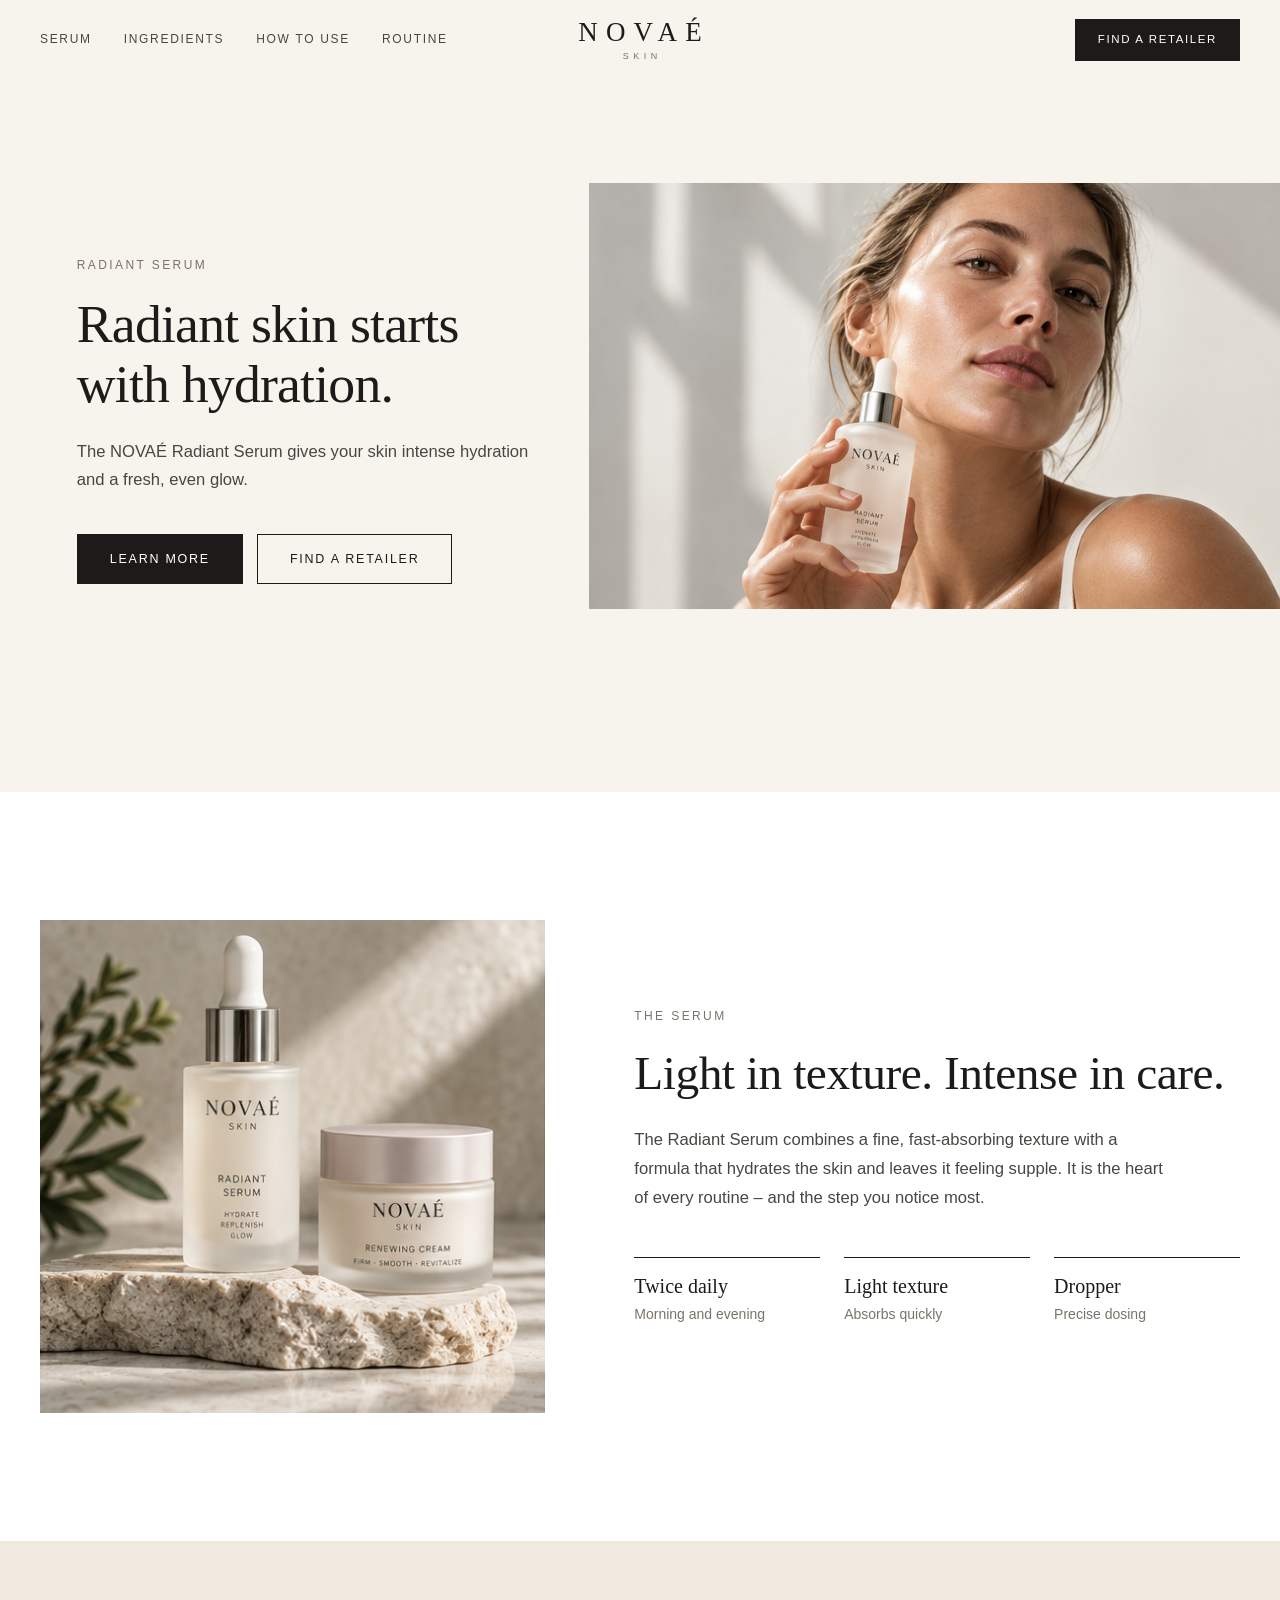
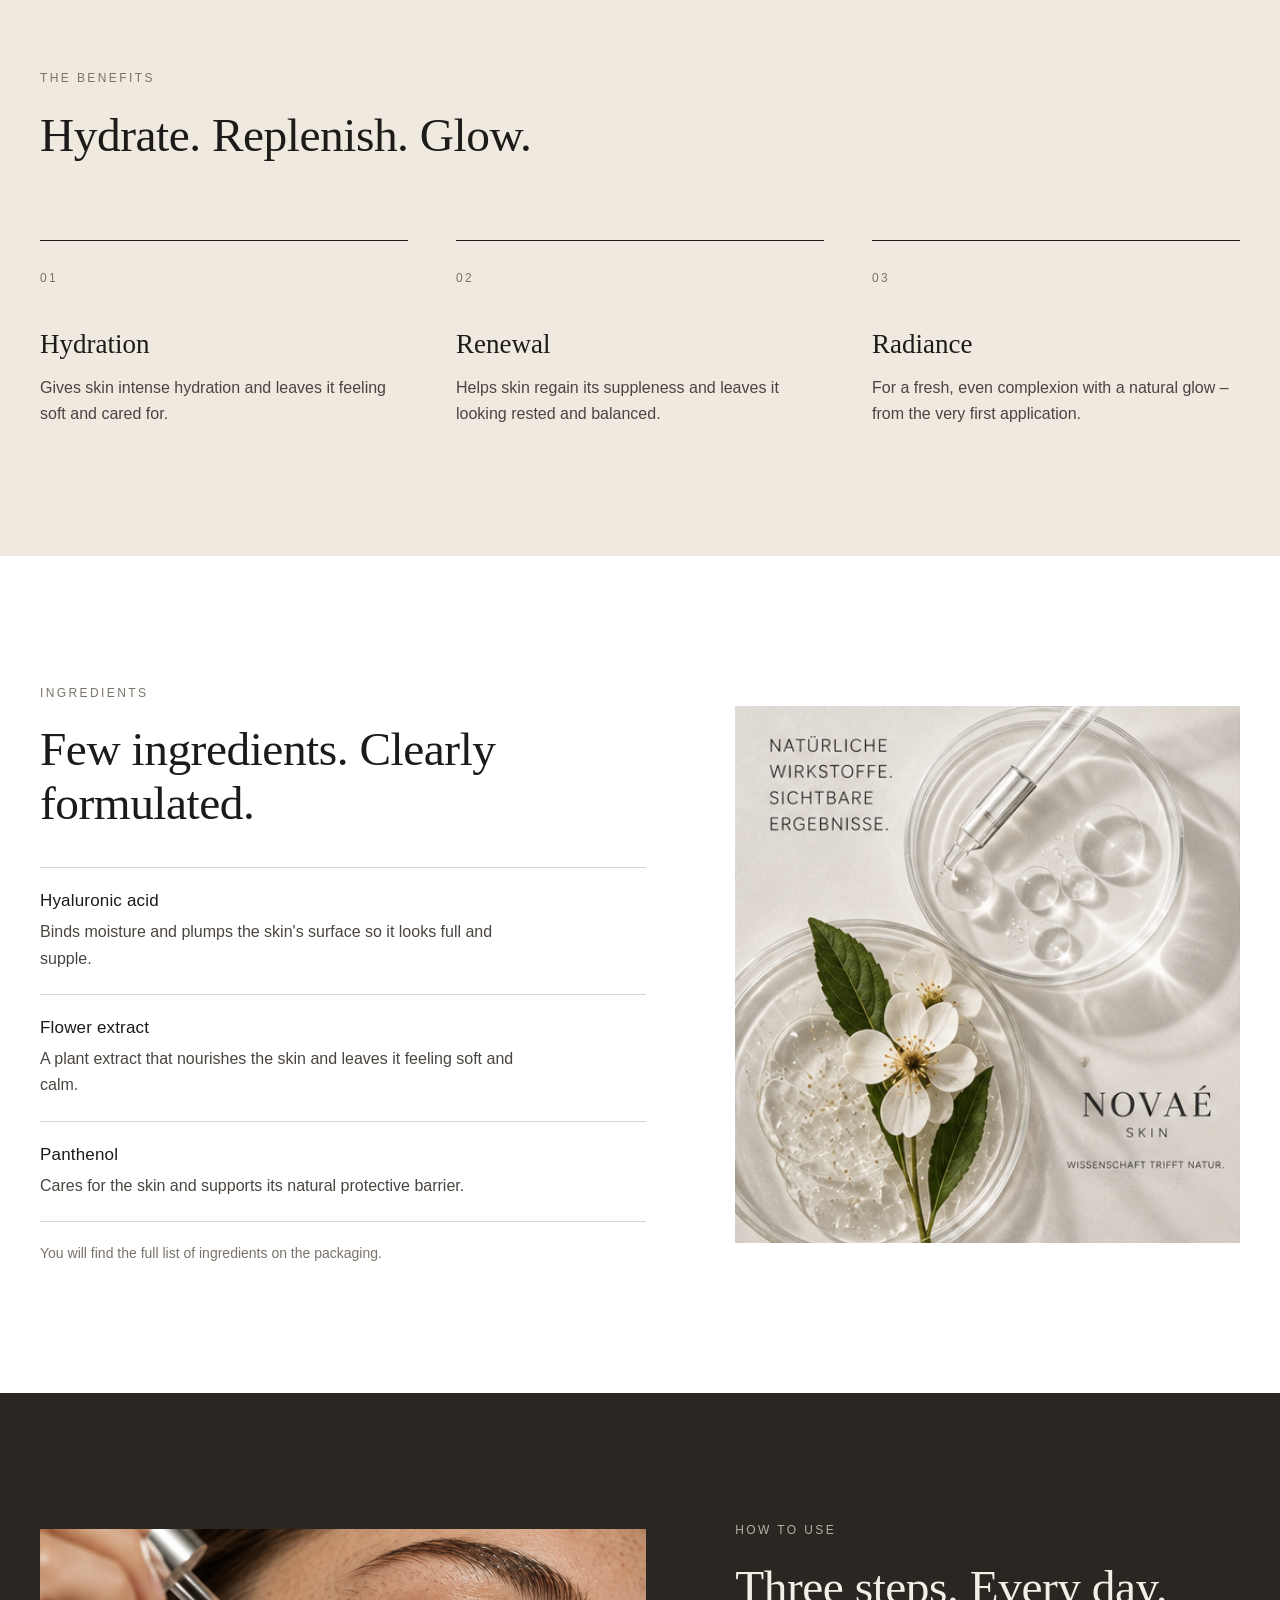
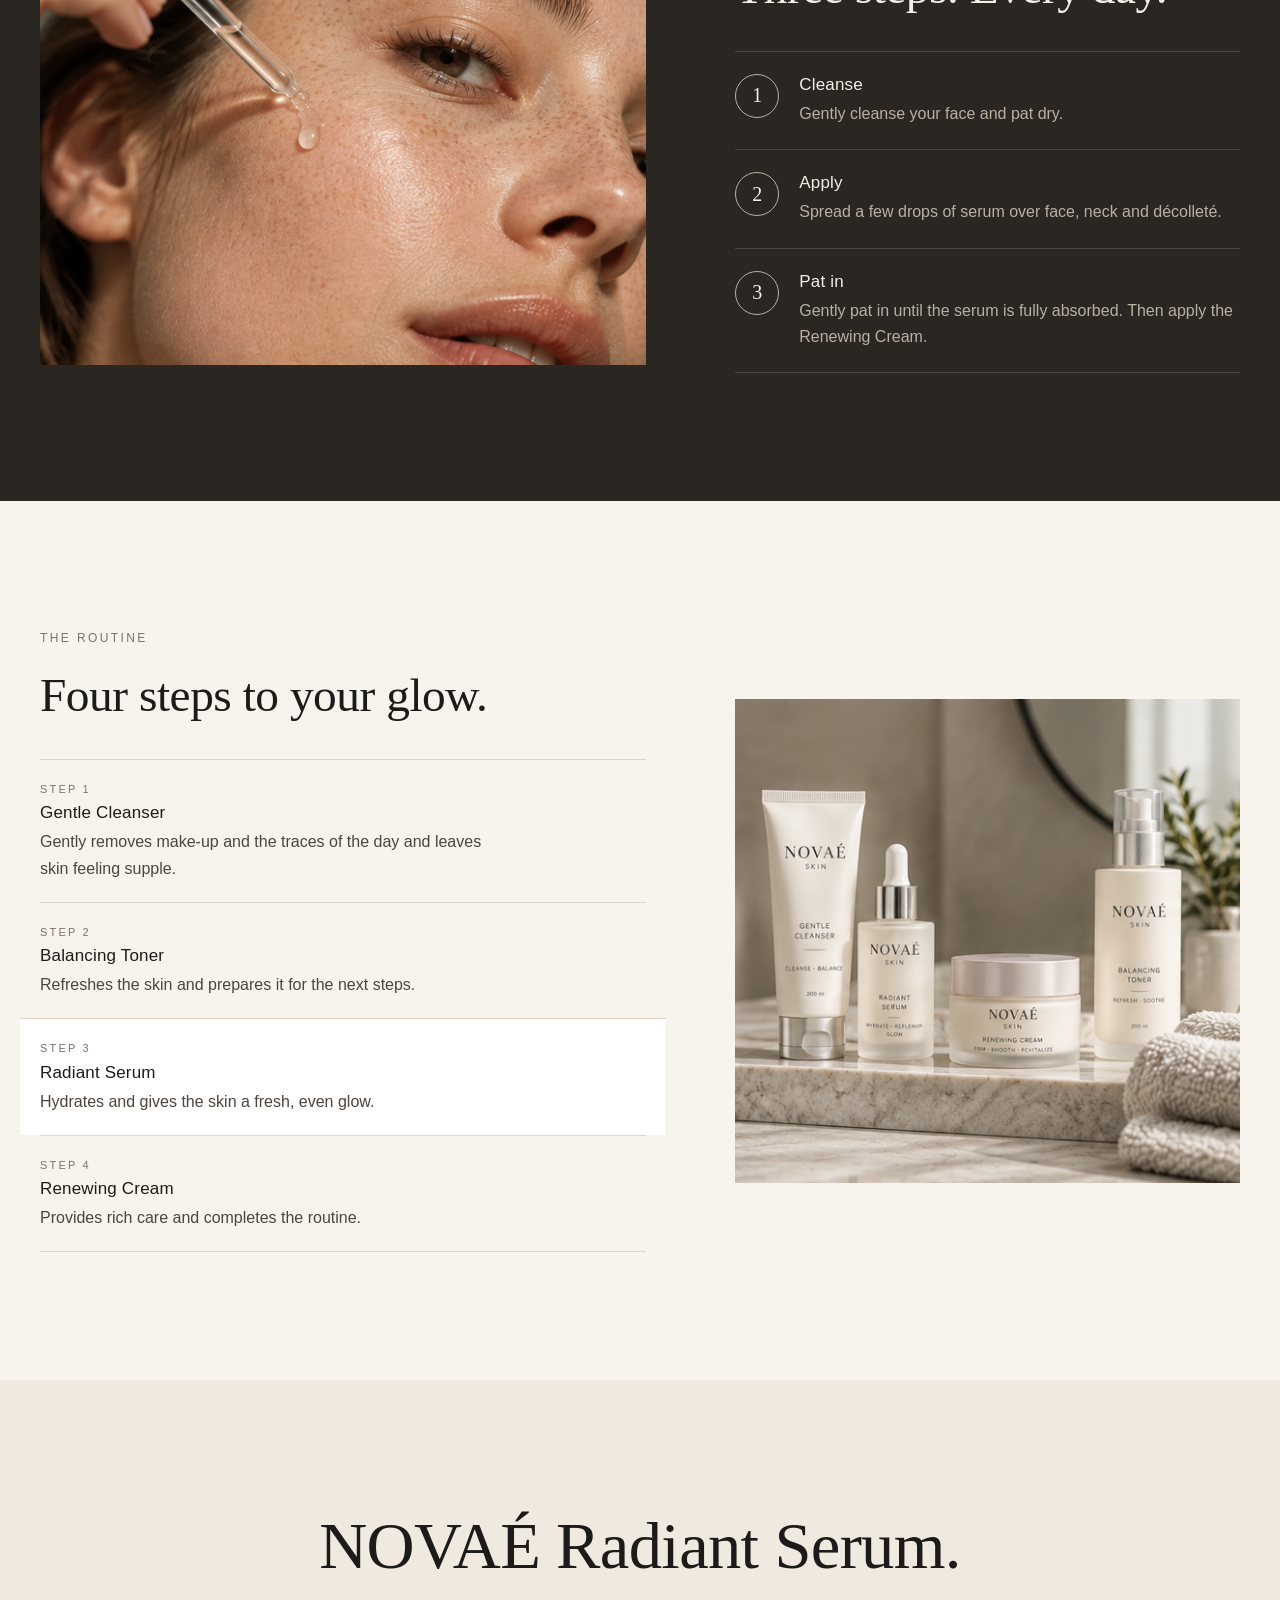
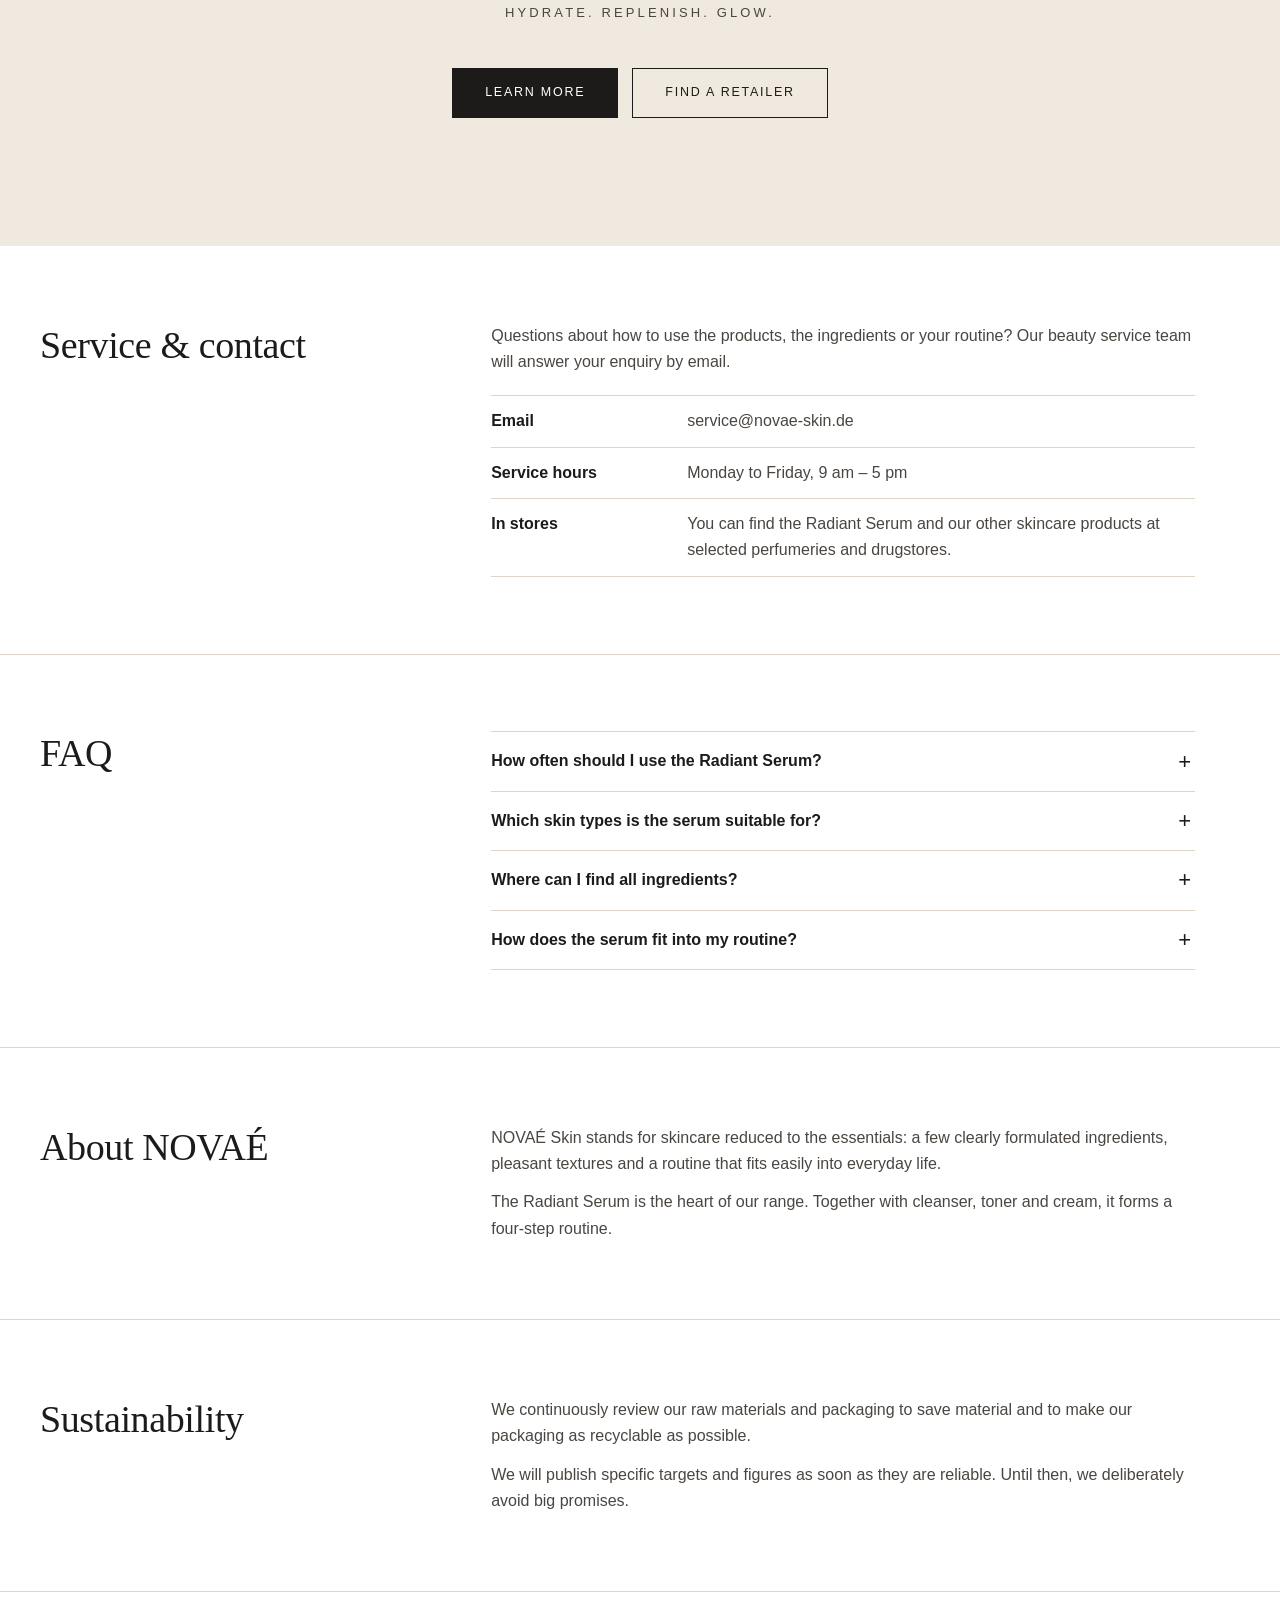
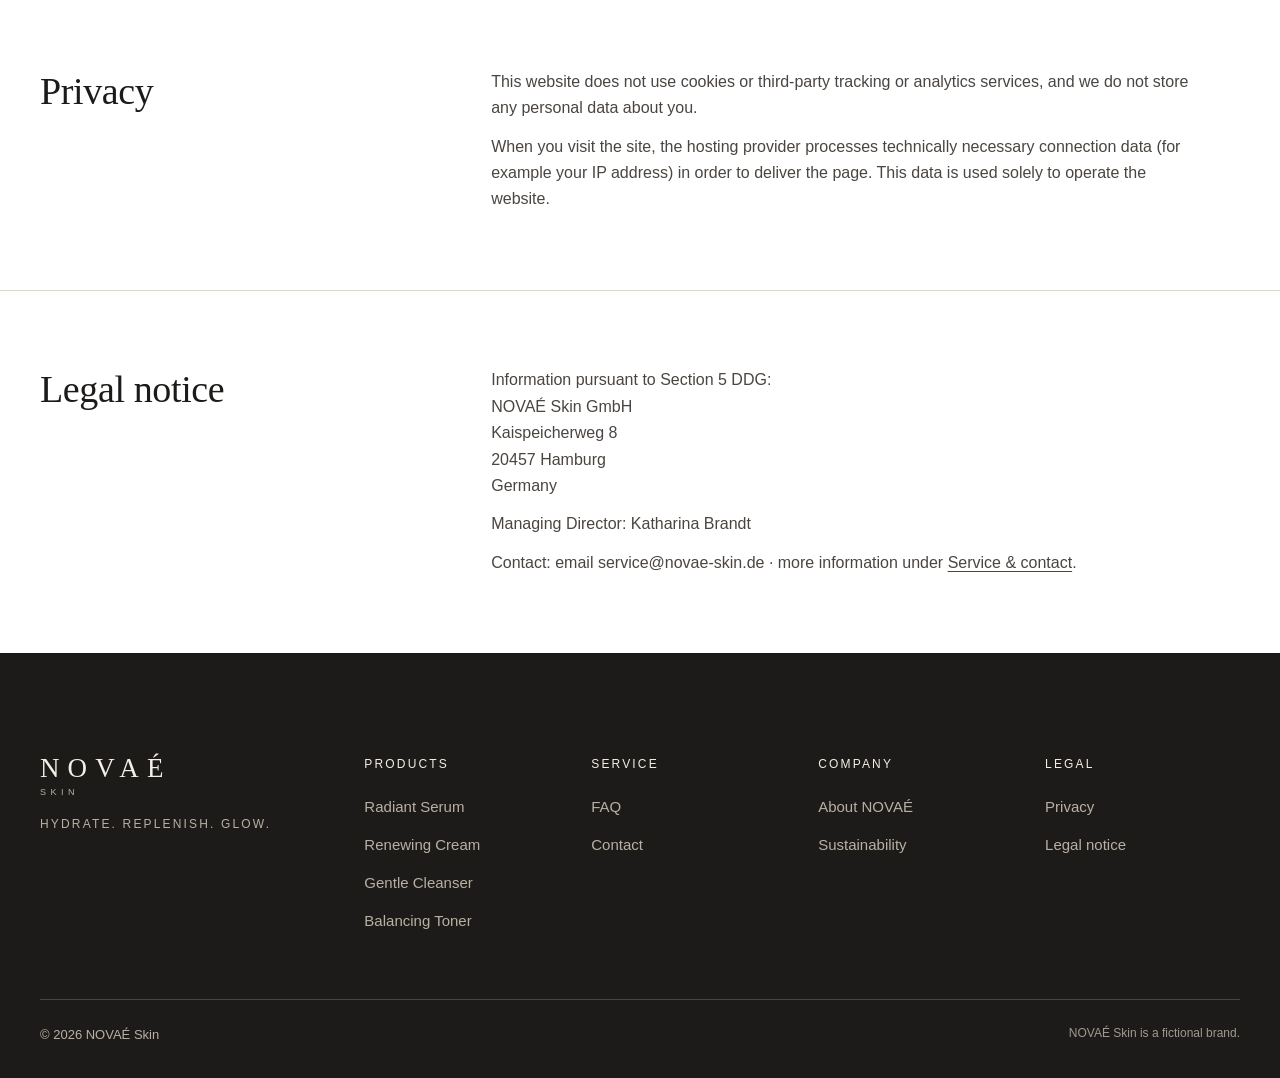
<file: novae/index.html>
<!DOCTYPE html>
<html lang="en">
<head>
  <meta charset="utf-8">
  <meta name="viewport" content="width=device-width, initial-scale=1">
  <title>NOVAÉ Radiant Serum – Hydration and Glow | NOVAÉ Skin</title>
  <meta name="description" content="The NOVAÉ Radiant Serum: a lightweight formula with hyaluronic acid that gives skin lasting hydration and a fresh, even glow.">
  <meta name="theme-color" content="#f7f4ee">
  <meta name="robots" content="noindex, nofollow">
  <link rel="icon" type="image/svg+xml" href="favicon.svg">
  <link rel="stylesheet" href="css/styles.css">
  <link rel="stylesheet" href="../shared/figure.css">
  <script src="../shared/params.js"></script>
  <script src="../shared/figure.js"></script>
  <script src="../shared/session.js"></script>
  <script src="../shared/track.js" defer></script>
</head>
<body>
  <a class="skip-link" href="#main">Skip to content</a>

  <header class="site-header" id="site-header">
    <div class="site-header__inner">
      <a class="brand" href="#top" aria-label="NOVAÉ Skin – back to top">
        <span class="brand__name">NOVAÉ</span>
        <span class="brand__sub">Skin</span>
      </a>

      <nav class="site-nav" id="site-nav" aria-label="Main navigation">
        <ul>
          <li><a href="#serum">Serum</a></li>
          <li><a href="#wirkstoffe">Ingredients</a></li>
          <li><a href="#anwendung">How to use</a></li>
          <li><a href="#routine">Routine</a></li>
        </ul>
      </nav>

      <div class="site-header__actions">
        <a class="btn btn--small btn--primary" href="#service">Find a retailer</a>
        <button type="button" class="nav-toggle" id="nav-toggle" aria-expanded="false" aria-controls="site-nav" aria-label="Open menu">
          <span class="nav-toggle__bar"></span>
          <span class="nav-toggle__bar"></span>
        </button>
      </div>
    </div>
  </header>

  <main id="main">

    <section class="hero" id="top" aria-labelledby="hero-title">
      <div class="hero__text">
        <p class="eyebrow">Radiant Serum</p>
        <h1 class="hero__title" id="hero-title">Radiant skin starts with hydration.</h1>
        <p class="hero__sub">The NOVAÉ Radiant Serum gives your skin intense hydration and a fresh, even glow.</p>
        <div class="hero__actions">
          <a class="btn btn--primary" href="#serum">Learn more</a>
          <a class="btn btn--outline" href="#service">Find a retailer</a>
        </div>
      </div>

      <media-frame class="xi xi--hero">
        <img src="images/novae/hero.png" width="824" height="507"
             alt="A woman holding the NOVAÉ Radiant Serum and looking into the camera"
             fetchpriority="high" decoding="async">
      </media-frame>
    </section>

    <section class="section section--white" id="serum" aria-labelledby="serum-title">
      <div class="container media-split">
        <media-frame class="xi xi--product">
          <img src="images/novae/product.png" width="518" height="506"
               alt="NOVAÉ Radiant Serum and Renewing Cream on a stone pedestal next to an olive branch"
               loading="lazy" decoding="async">
        </media-frame>

        <div class="media-split__text reveal">
          <p class="eyebrow">The serum</p>
          <h2 class="h2" id="serum-title">Light in texture. Intense in care.</h2>
          <p class="lead">The Radiant Serum combines a fine, fast-absorbing texture with a formula that hydrates the skin and leaves it feeling supple. It is the heart of every routine – and the step you notice most.</p>

          <ul class="facts">
            <li>
              <span class="facts__value">Twice daily</span>
              <span class="facts__label">Morning and evening</span>
            </li>
            <li>
              <span class="facts__value">Light texture</span>
              <span class="facts__label">Absorbs quickly</span>
            </li>
            <li>
              <span class="facts__value">Dropper</span>
              <span class="facts__label">Precise dosing</span>
            </li>
          </ul>
        </div>
      </div>
    </section>

    <section class="section section--ivory" id="vorteile" aria-labelledby="benefits-title">
      <div class="container">
        <div class="section-head reveal">
          <p class="eyebrow">The benefits</p>
          <h2 class="h2" id="benefits-title">Hydrate. Replenish. Glow.</h2>
        </div>

        <ol class="benefits">
          <li class="benefit reveal">
            <span class="benefit__num" aria-hidden="true">01</span>
            <h3 class="h3">Hydration</h3>
            <p>Gives skin intense hydration and leaves it feeling soft and cared for.</p>
          </li>
          <li class="benefit reveal">
            <span class="benefit__num" aria-hidden="true">02</span>
            <h3 class="h3">Renewal</h3>
            <p>Helps skin regain its suppleness and leaves it looking rested and balanced.</p>
          </li>
          <li class="benefit reveal">
            <span class="benefit__num" aria-hidden="true">03</span>
            <h3 class="h3">Radiance</h3>
            <p>For a fresh, even complexion with a natural glow – from the very first application.</p>
          </li>
        </ol>
      </div>
    </section>

    <section class="section section--white" id="wirkstoffe" aria-labelledby="ingredients-title">
      <div class="container media-split media-split--reverse">
        <div class="media-split__text reveal">
          <p class="eyebrow">Ingredients</p>
          <h2 class="h2" id="ingredients-title">Few ingredients. Clearly formulated.</h2>

          <ul class="ingredients">
            <li>
              <h3 class="h4">Hyaluronic acid</h3>
              <p>Binds moisture and plumps the skin's surface so it looks full and supple.</p>
            </li>
            <li>
              <h3 class="h4">Flower extract</h3>
              <p>A plant extract that nourishes the skin and leaves it feeling soft and calm.</p>
            </li>
            <li>
              <h3 class="h4">Panthenol</h3>
              <p>Cares for the skin and supports its natural protective barrier.</p>
            </li>
          </ul>
          <p class="note">You will find the full list of ingredients on the packaging.</p>
        </div>

        <media-frame class="xi xi--ingredient">
          <img src="images/novae/ingredient.png" width="475" height="506"
               alt="Glass dishes with clear serum, a white flower and a dropper"
               loading="lazy" decoding="async">
        </media-frame>
      </div>
    </section>

    <section class="section section--deep" id="anwendung" aria-labelledby="application-title">
      <div class="container media-split media-split--wide">
        <media-frame class="xi xi--application">
          <img src="images/novae/application.png" width="704" height="507"
               alt="Close-up: a drop of serum falling from a dropper onto the skin of a face"
               loading="lazy" decoding="async">
        </media-frame>

        <div class="media-split__text reveal">
          <p class="eyebrow">How to use</p>
          <h2 class="h2" id="application-title">Three steps. Every day.</h2>

          <ol class="steps">
            <li>
              <span class="steps__num" aria-hidden="true">1</span>
              <div>
                <h3 class="h4">Cleanse</h3>
                <p>Gently cleanse your face and pat dry.</p>
              </div>
            </li>
            <li>
              <span class="steps__num" aria-hidden="true">2</span>
              <div>
                <h3 class="h4">Apply</h3>
                <p>Spread a few drops of serum over face, neck and décolleté.</p>
              </div>
            </li>
            <li>
              <span class="steps__num" aria-hidden="true">3</span>
              <div>
                <h3 class="h4">Pat in</h3>
                <p>Gently pat in until the serum is fully absorbed. Then apply the Renewing Cream.</p>
              </div>
            </li>
          </ol>
        </div>
      </div>
    </section>

    <section class="section section--paper" id="routine" aria-labelledby="routine-title">
      <div class="container media-split media-split--reverse">
        <div class="media-split__text reveal">
          <p class="eyebrow">The routine</p>
          <h2 class="h2" id="routine-title">Four steps to your glow.</h2>

          <ol class="routine">
            <li>
              <span class="routine__step">Step 1</span>
              <h3 class="h4">Gentle Cleanser</h3>
              <p>Gently removes make-up and the traces of the day and leaves skin feeling supple.</p>
            </li>
            <li>
              <span class="routine__step">Step 2</span>
              <h3 class="h4">Balancing Toner</h3>
              <p>Refreshes the skin and prepares it for the next steps.</p>
            </li>
            <li class="is-current">
              <span class="routine__step">Step 3</span>
              <h3 class="h4">Radiant Serum</h3>
              <p>Hydrates and gives the skin a fresh, even glow.</p>
            </li>
            <li>
              <span class="routine__step">Step 4</span>
              <h3 class="h4">Renewing Cream</h3>
              <p>Provides rich care and completes the routine.</p>
            </li>
          </ol>
        </div>

        <media-frame class="xi xi--routine">
          <img src="images/novae/routine.png" width="527" height="506"
               alt="The NOVAÉ skincare routine: Gentle Cleanser, Radiant Serum, Renewing Cream and Balancing Toner on a marble shelf"
               loading="lazy" decoding="async">
        </media-frame>
      </div>
    </section>

    <section class="section section--ivory cta" id="abschluss" aria-labelledby="cta-title">
      <div class="container cta__inner reveal">
        <h2 class="h2 cta__title" id="cta-title">NOVAÉ Radiant Serum.</h2>
        <p class="cta__sub">Hydrate. Replenish. Glow.</p>
        <div class="cta__actions">
          <a class="btn btn--primary" href="#wirkstoffe">Learn more</a>
          <a class="btn btn--outline" href="#service">Find a retailer</a>
        </div>
      </div>
    </section>
    <div class="info-area">
    <section class="info-block" id="service" aria-labelledby="service-title">
      <div class="container info-block__grid">
        <h2 class="info-block__title" id="service-title">Service &amp; contact</h2>
        <div class="info-block__body">
          <p>Questions about how to use the products, the ingredients or your routine? Our beauty service team will answer your enquiry by email.</p>
          <dl class="info-list">
            <div><dt>Email</dt><dd>service@novae-skin.de</dd></div>
            <div><dt>Service hours</dt><dd>Monday to Friday, 9 am – 5 pm</dd></div>
            <div><dt>In stores</dt><dd>You can find the Radiant Serum and our other skincare products at selected perfumeries and drugstores.</dd></div>
          </dl>
        </div>
      </div>
    </section>

    <section class="info-block" id="faq" aria-labelledby="faq-title">
      <div class="container info-block__grid">
        <h2 class="info-block__title" id="faq-title">FAQ</h2>
        <div class="info-block__body">
          <div class="faq">
            <details>
              <summary>How often should I use the Radiant Serum?</summary>
              <p>Morning and evening after cleansing. Spread a few drops over face, neck and décolleté, pat in gently, then apply the Renewing Cream.</p>
            </details>
            <details>
              <summary>Which skin types is the serum suitable for?</summary>
              <p>The serum is designed for daily care. If you have very sensitive skin, we recommend testing it on a small area first.</p>
            </details>
            <details>
              <summary>Where can I find all ingredients?</summary>
              <p>The full ingredient list (INCI) is printed on the packaging. We introduce the key ingredients in the Ingredients section.</p>
            </details>
            <details>
              <summary>How does the serum fit into my routine?</summary>
              <p>It is the third step: first the Gentle Cleanser, then the Balancing Toner, followed by the Radiant Serum and finally the Renewing Cream.</p>
            </details>
          </div>
        </div>
      </div>
    </section>

    <section class="info-block" id="ueber-uns" aria-labelledby="ueber-uns-title">
      <div class="container info-block__grid">
        <h2 class="info-block__title" id="ueber-uns-title">About NOVAÉ</h2>
        <div class="info-block__body">
          <p>NOVAÉ Skin stands for skincare reduced to the essentials: a few clearly formulated ingredients, pleasant textures and a routine that fits easily into everyday life.</p>
          <p>The Radiant Serum is the heart of our range. Together with cleanser, toner and cream, it forms a four-step routine.</p>
        </div>
      </div>
    </section>

    <section class="info-block" id="nachhaltigkeit" aria-labelledby="nachhaltigkeit-title">
      <div class="container info-block__grid">
        <h2 class="info-block__title" id="nachhaltigkeit-title">Sustainability</h2>
        <div class="info-block__body">
          <p>We continuously review our raw materials and packaging to save material and to make our packaging as recyclable as possible.</p>
          <p>We will publish specific targets and figures as soon as they are reliable. Until then, we deliberately avoid big promises.</p>
        </div>
      </div>
    </section>

    <section class="info-block" id="datenschutz" aria-labelledby="datenschutz-title">
      <div class="container info-block__grid">
        <h2 class="info-block__title" id="datenschutz-title">Privacy</h2>
        <div class="info-block__body">
          <p>This website does not use cookies or third-party tracking or analytics services, and we do not store any personal data about you.</p>
          <p>When you visit the site, the hosting provider processes technically necessary connection data (for example your IP address) in order to deliver the page. This data is used solely to operate the website.</p>
        </div>
      </div>
    </section>

    <section class="info-block" id="impressum" aria-labelledby="impressum-title">
      <div class="container info-block__grid">
        <h2 class="info-block__title" id="impressum-title">Legal notice</h2>
        <div class="info-block__body">
          <p>Information pursuant to Section 5 DDG:<br>NOVAÉ Skin GmbH<br>Kaispeicherweg 8<br>20457 Hamburg<br>Germany</p>
          <p>Managing Director: Katharina Brandt</p>
          <p>Contact: email service@novae-skin.de · more information under <a href="#service">Service &amp; contact</a>.</p>
        </div>
      </div>
    </section>
    </div>
  </main>

  <footer class="site-footer">
    <div class="container">
      <div class="footer__grid">
        <div class="footer__brand">
          <a class="brand brand--footer" href="#top" aria-label="NOVAÉ Skin – back to top">
            <span class="brand__name">NOVAÉ</span>
            <span class="brand__sub">Skin</span>
          </a>
          <p class="footer__claim">Hydrate. Replenish. Glow.</p>
        </div>

        <nav class="footer__col" aria-labelledby="f-shop">
          <h2 class="footer__title" id="f-shop">Products</h2>
          <ul>
            <li><a href="#serum">Radiant Serum</a></li>
            <li><a href="#routine">Renewing Cream</a></li>
            <li><a href="#routine">Gentle Cleanser</a></li>
            <li><a href="#routine">Balancing Toner</a></li>
          </ul>
        </nav>

        <nav class="footer__col" aria-labelledby="f-service">
          <h2 class="footer__title" id="f-service">Service</h2>
          <ul>
            <li><a href="#faq">FAQ</a></li>
            <li><a href="#service">Contact</a></li>
          </ul>
        </nav>

        <nav class="footer__col" aria-labelledby="f-unternehmen">
          <h2 class="footer__title" id="f-unternehmen">Company</h2>
          <ul>
            <li><a href="#ueber-uns">About NOVAÉ</a></li>
            <li><a href="#nachhaltigkeit">Sustainability</a></li>
          </ul>
        </nav>

        <nav class="footer__col" aria-labelledby="f-recht">
          <h2 class="footer__title" id="f-recht">Legal</h2>
          <ul>
            <li><a href="#datenschutz">Privacy</a></li>
            <li><a href="#impressum">Legal notice</a></li>
          </ul>
        </nav>
      </div>

      <div class="footer__bottom">
        <p>© 2026 NOVAÉ Skin</p>
        <p class="footer__note">NOVAÉ Skin is a fictional brand.</p>
      </div>
    </div>
  </footer>


  <script src="js/main.js" defer></script>
</body>
</html>
</file>
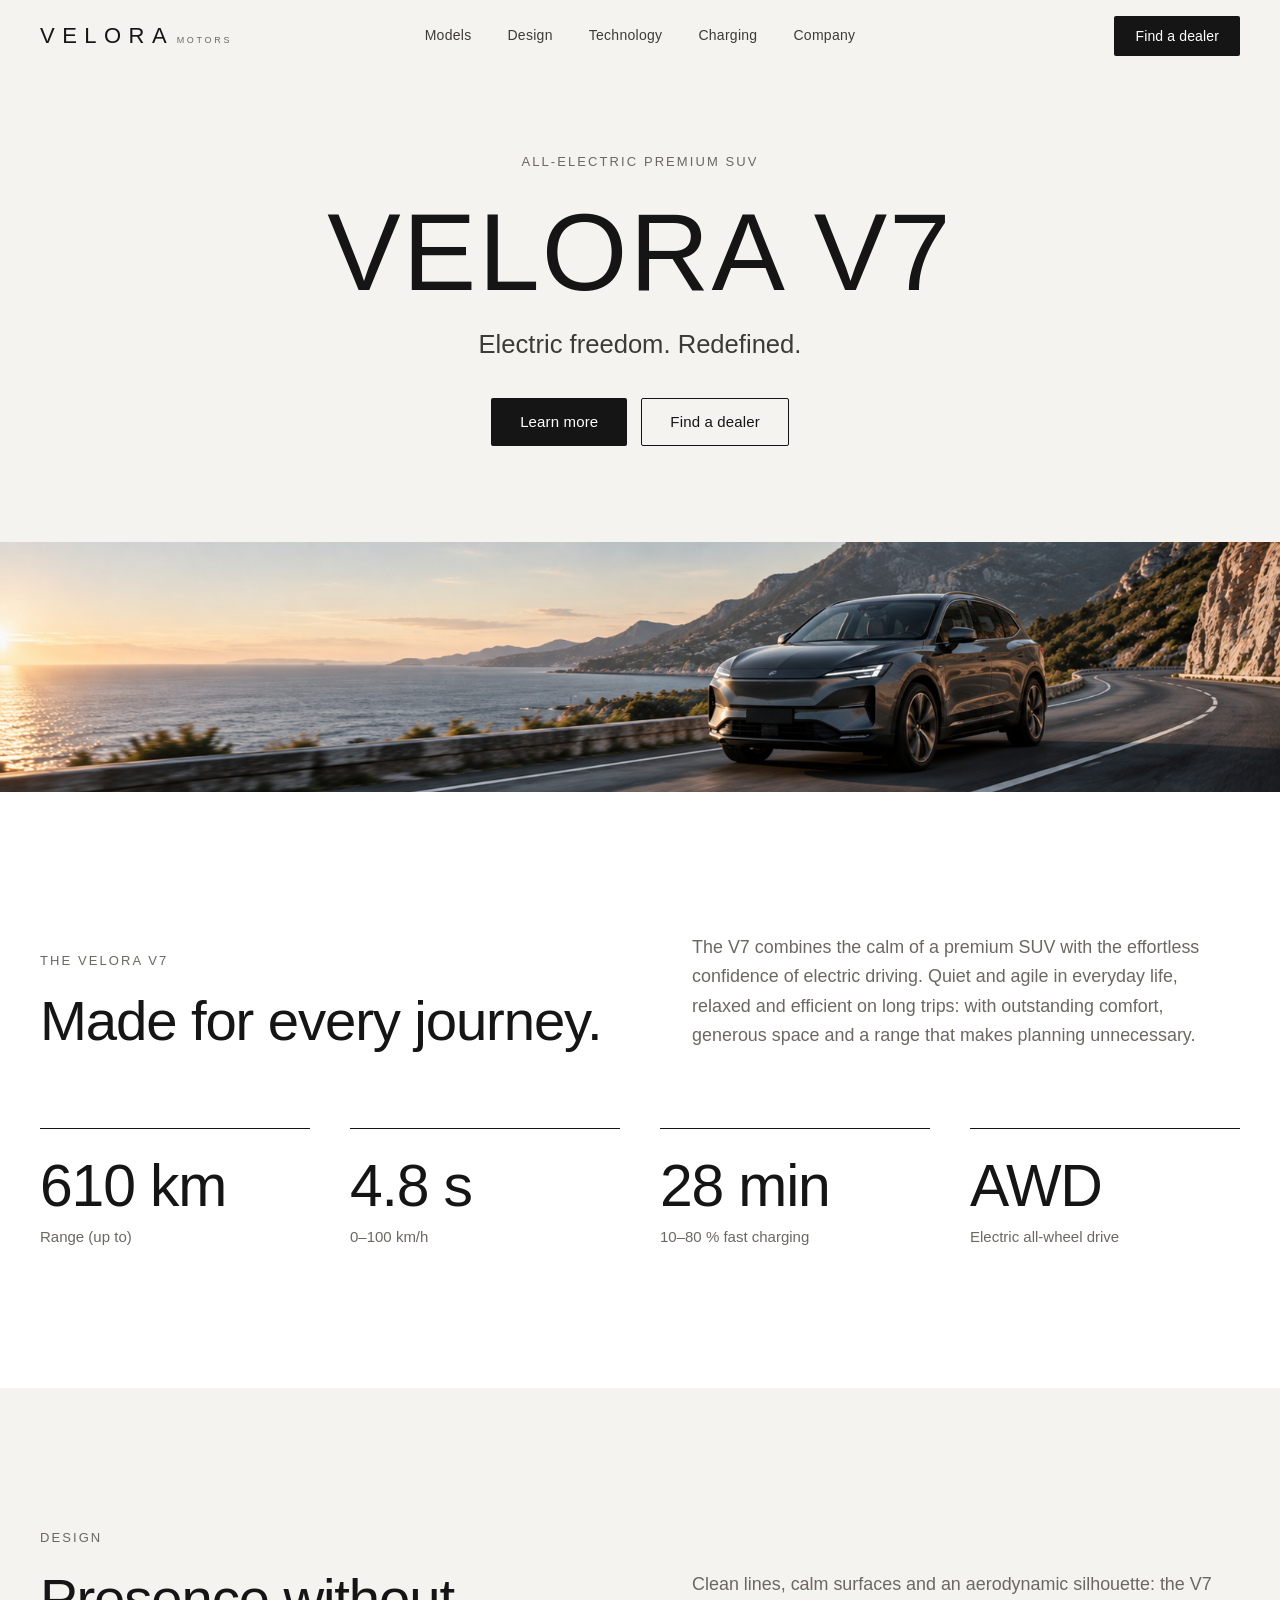
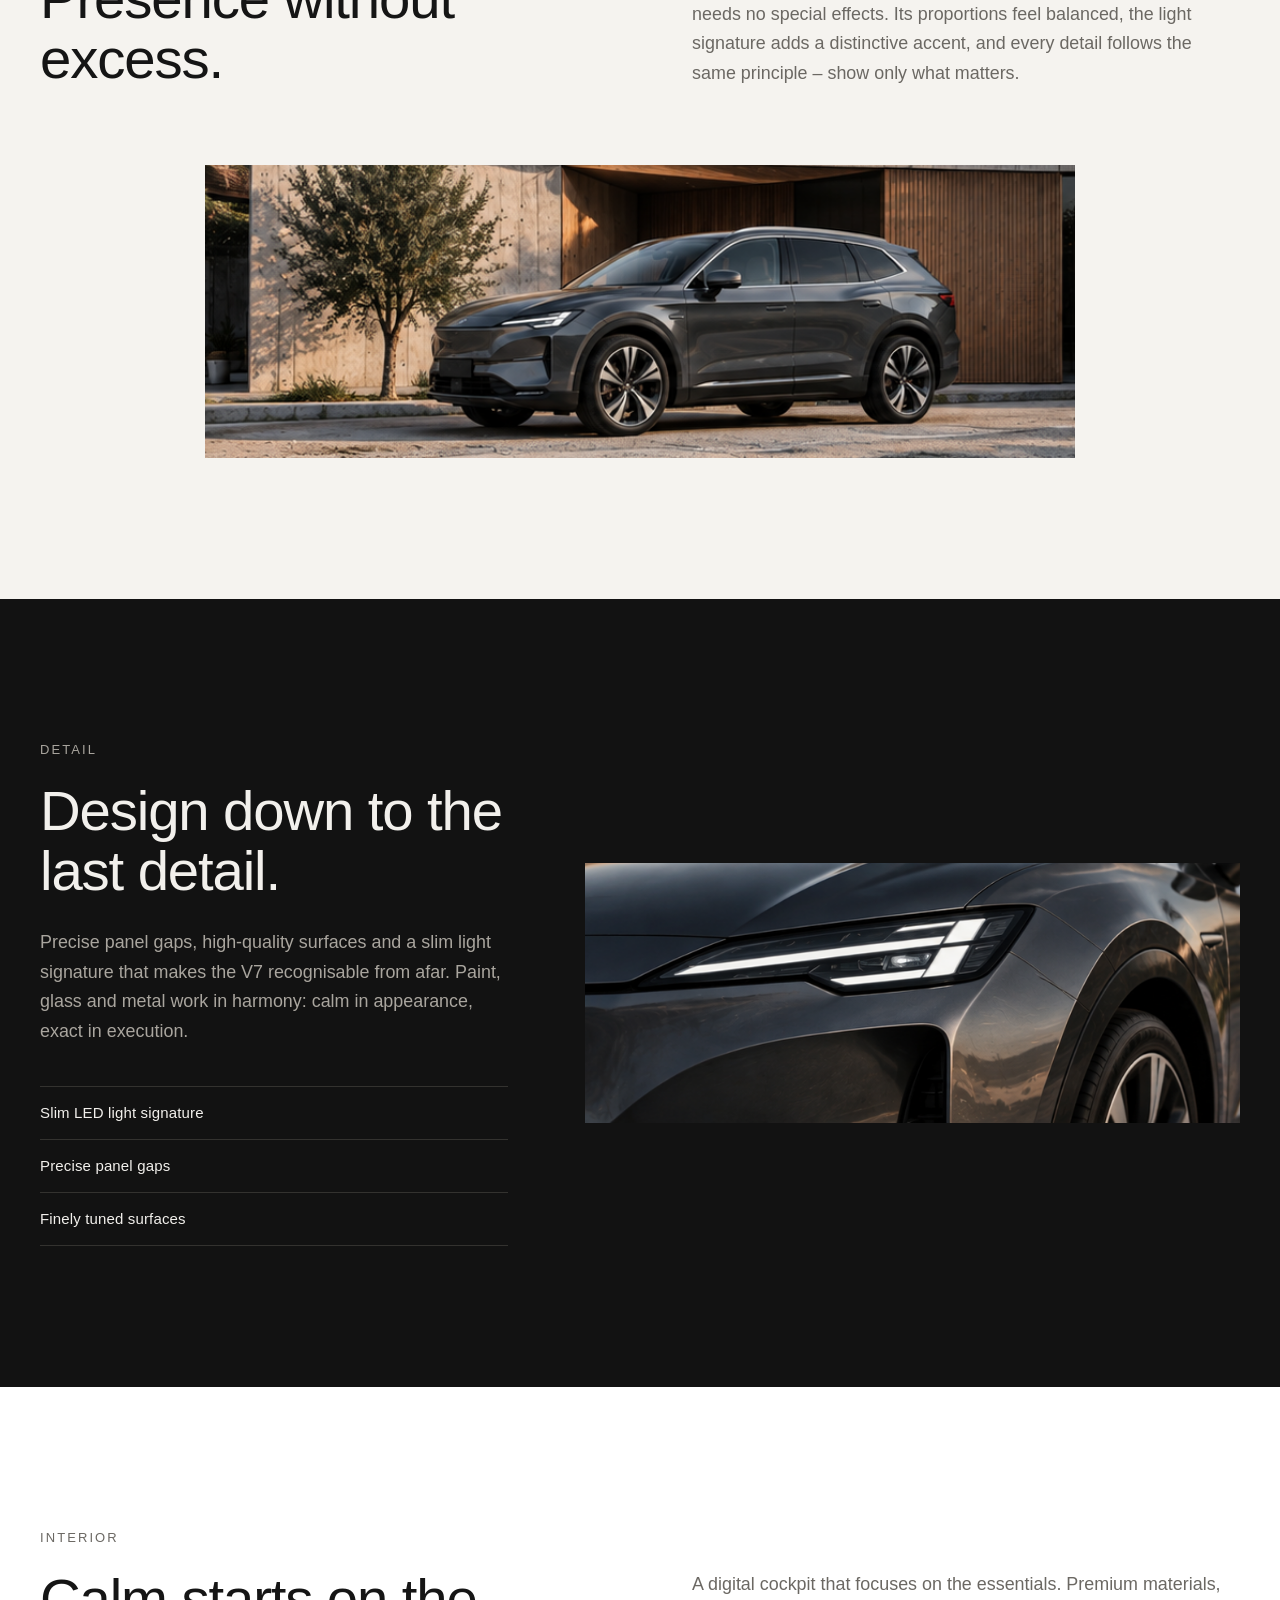
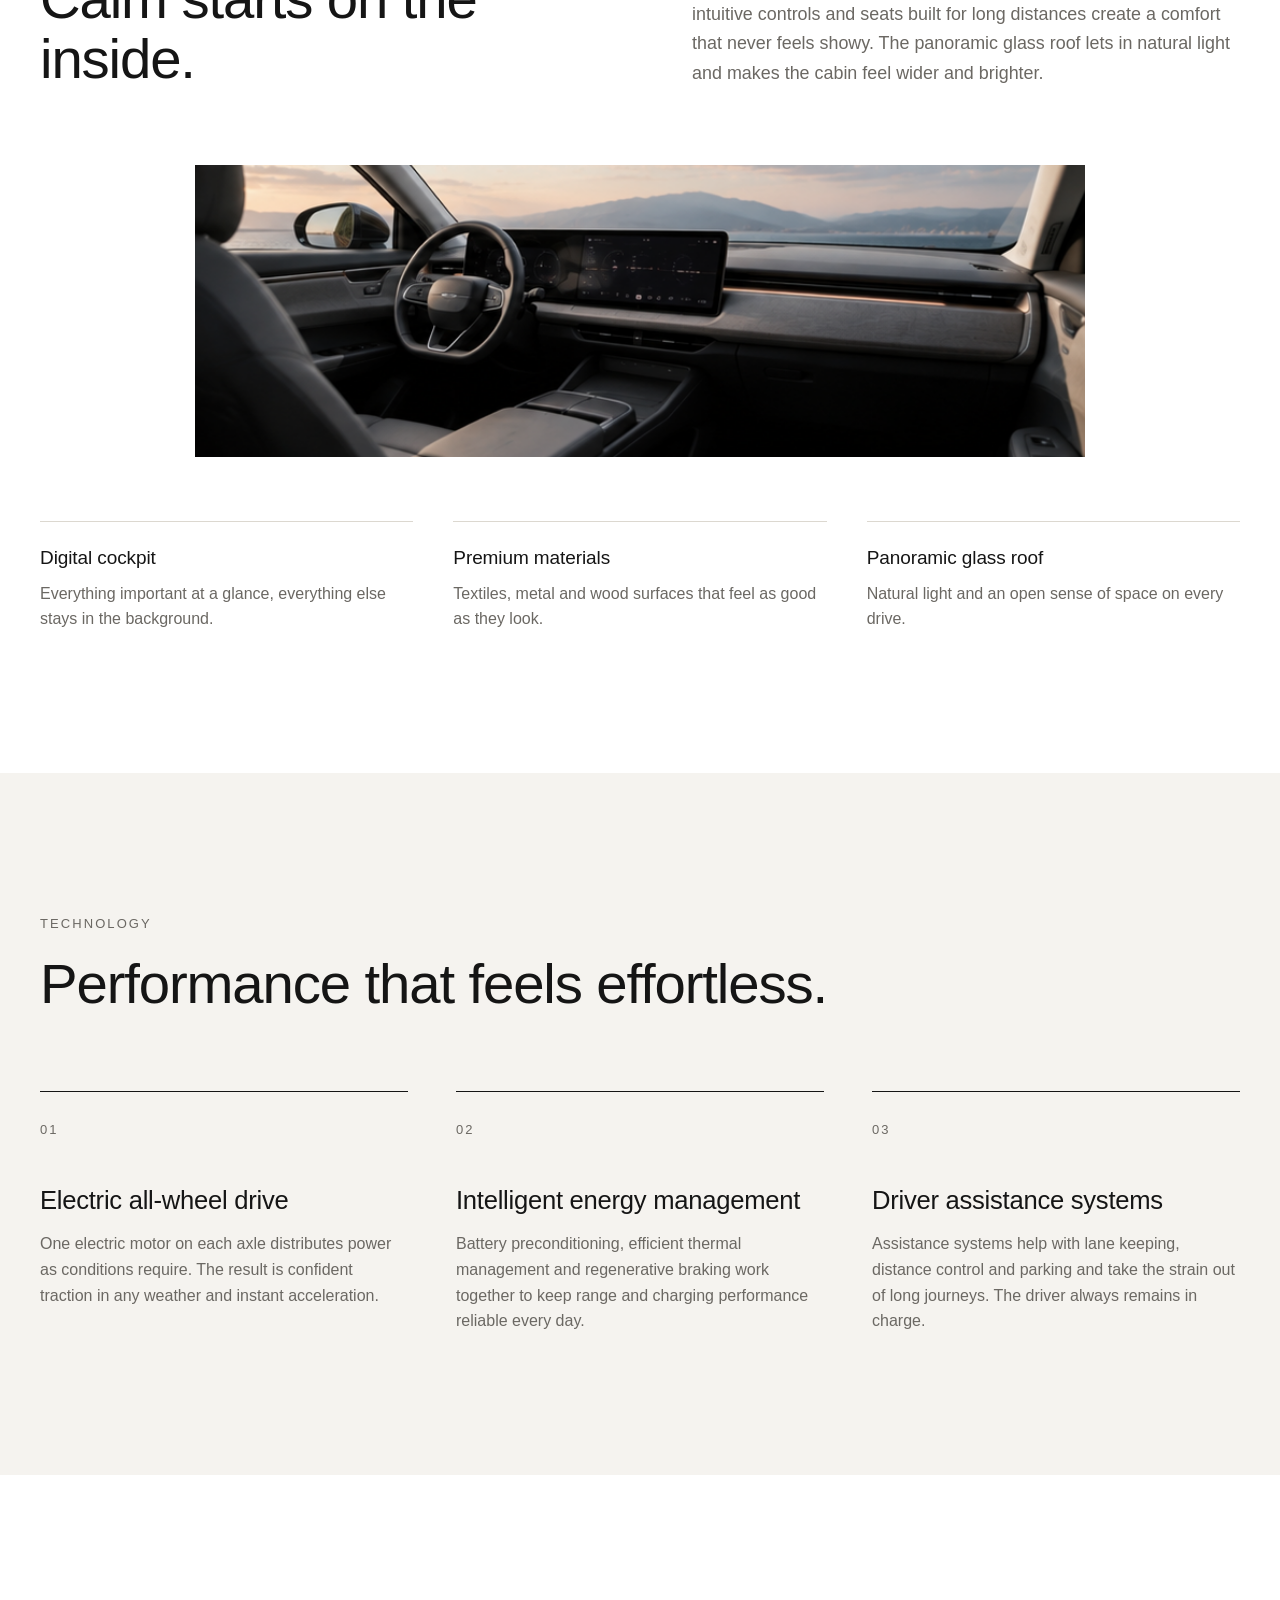
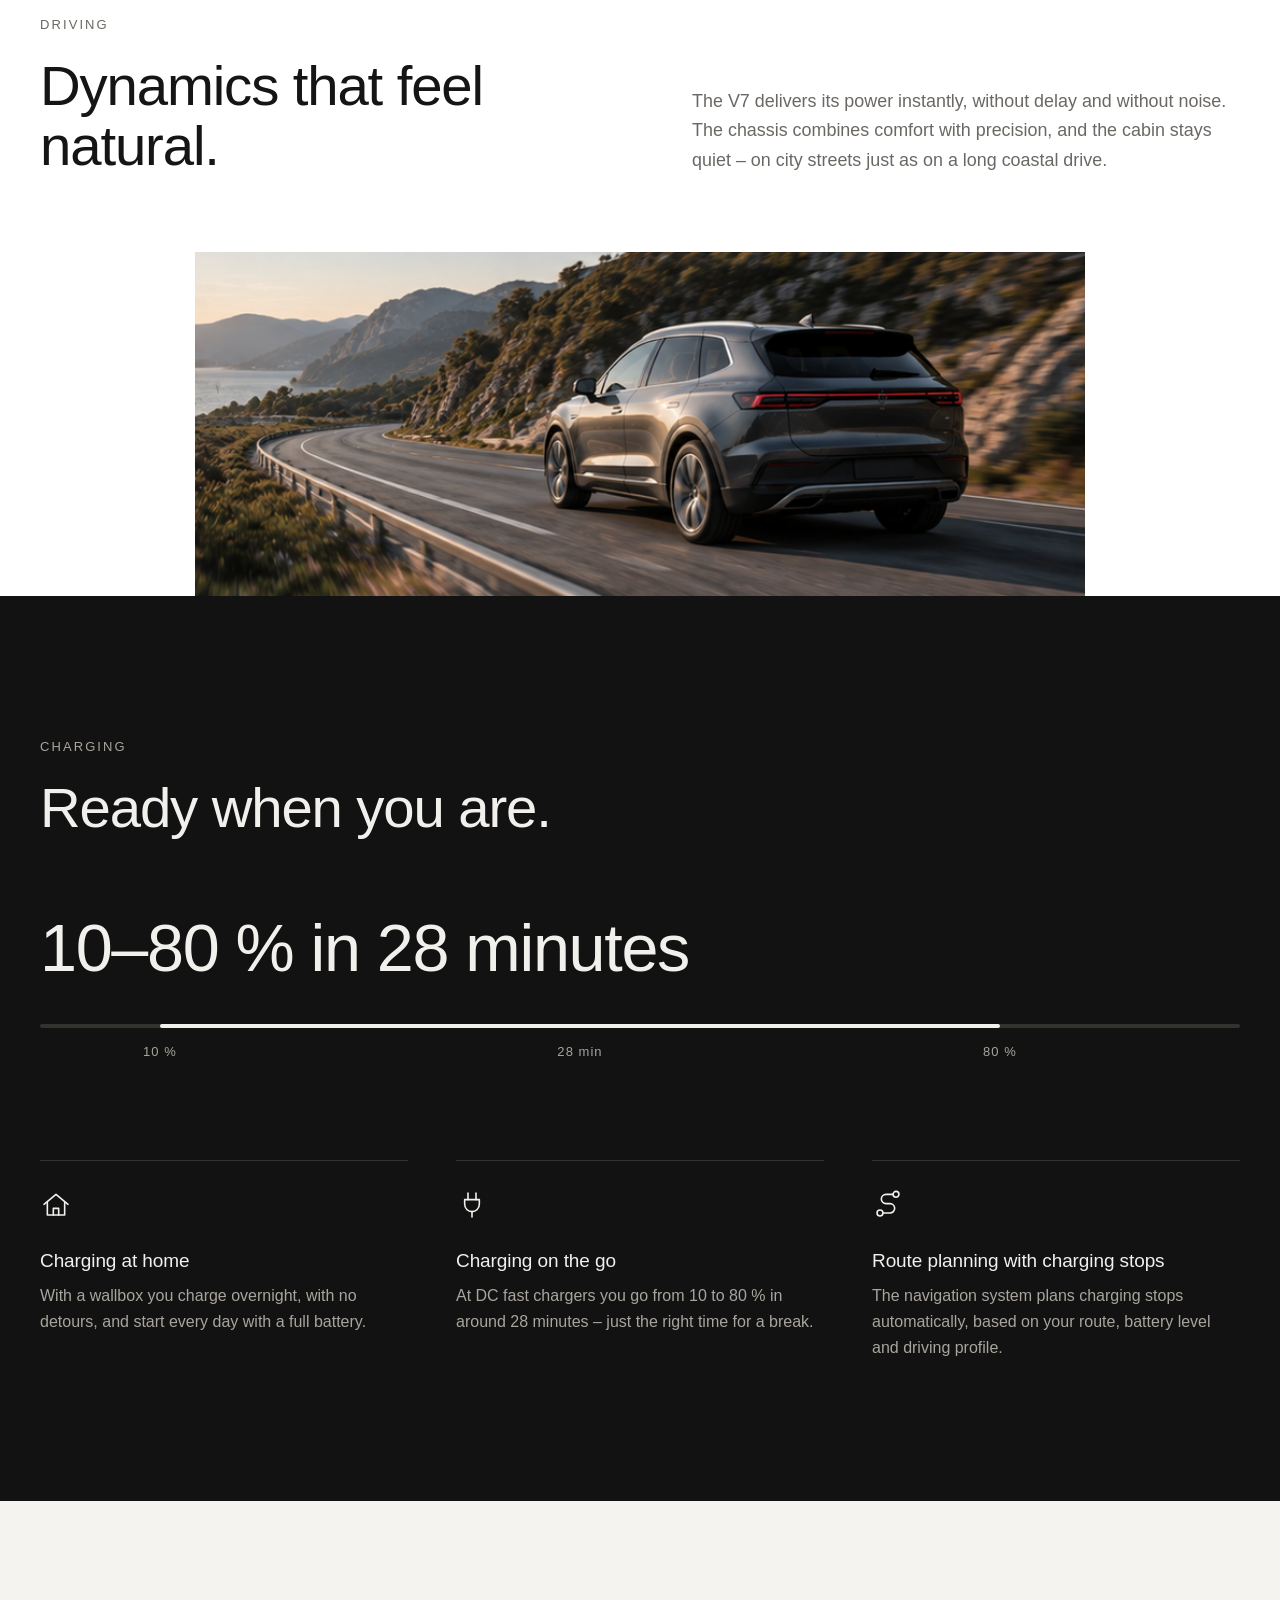
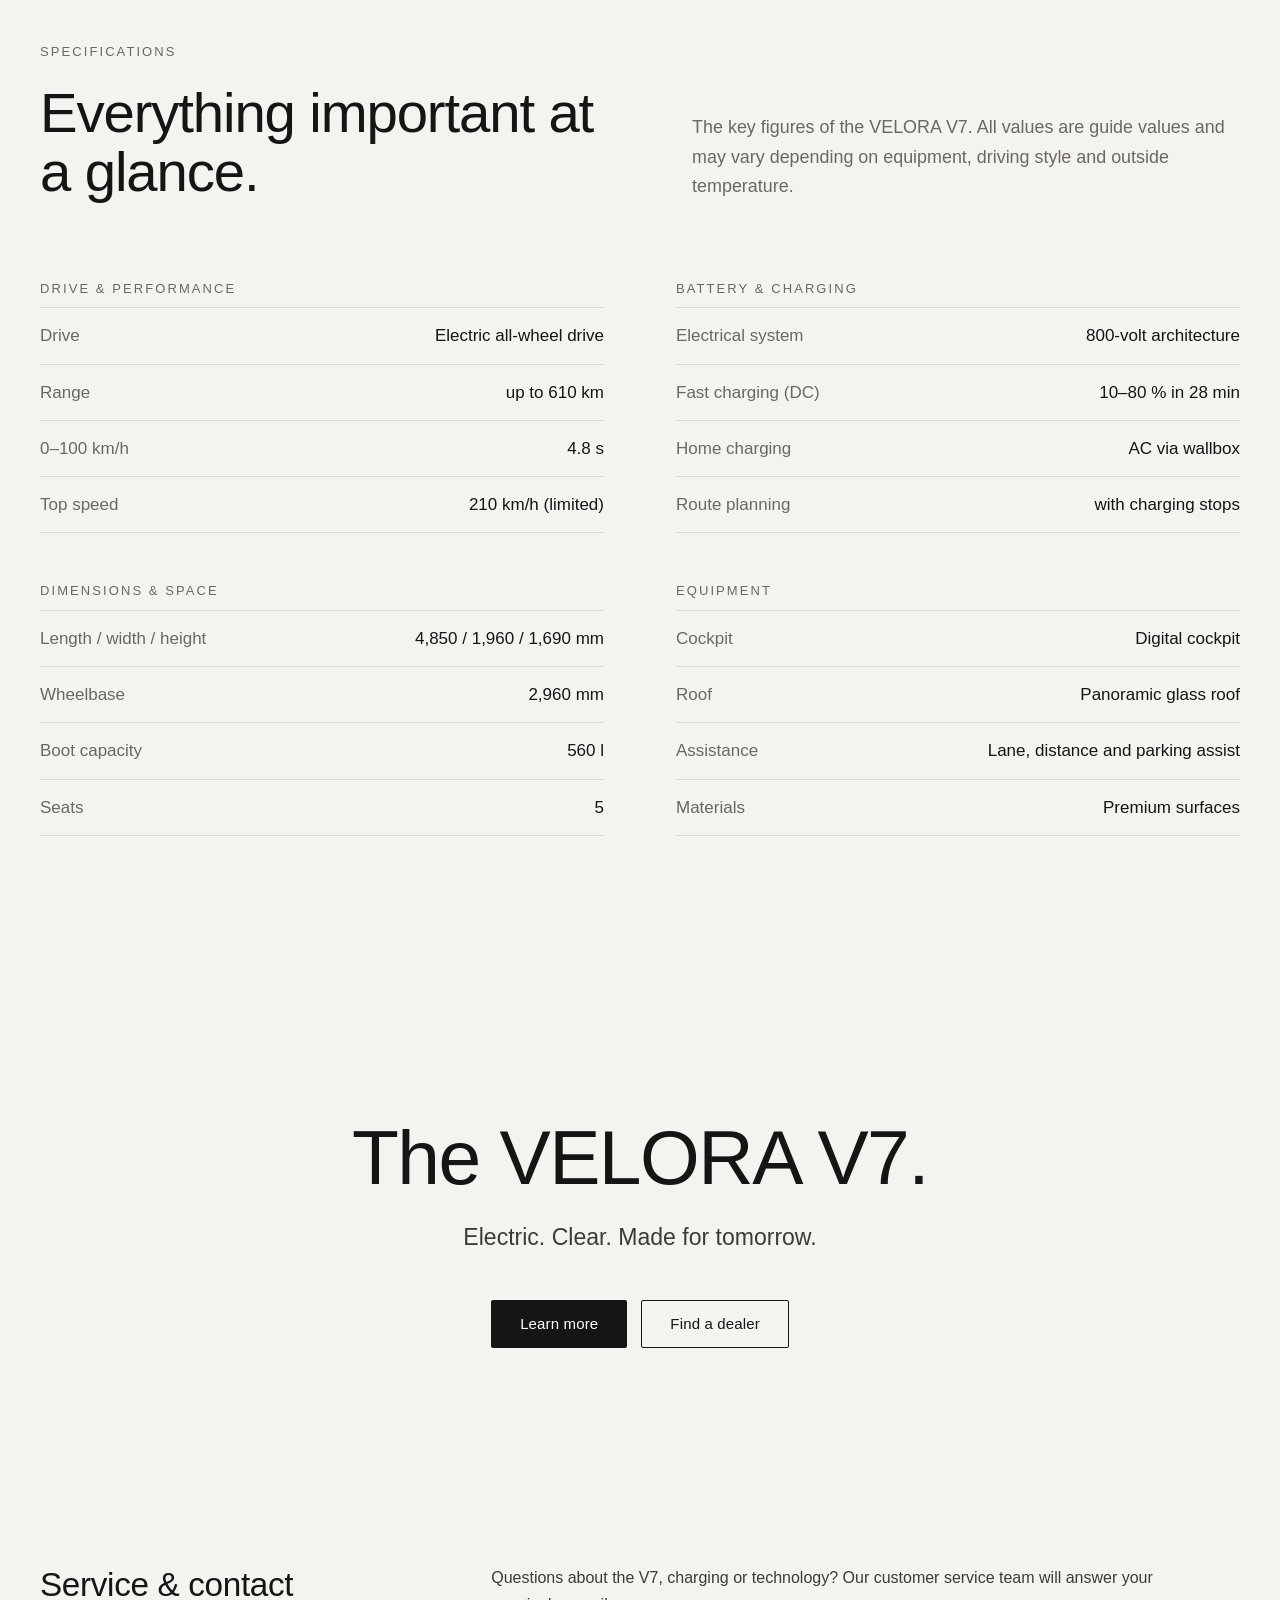
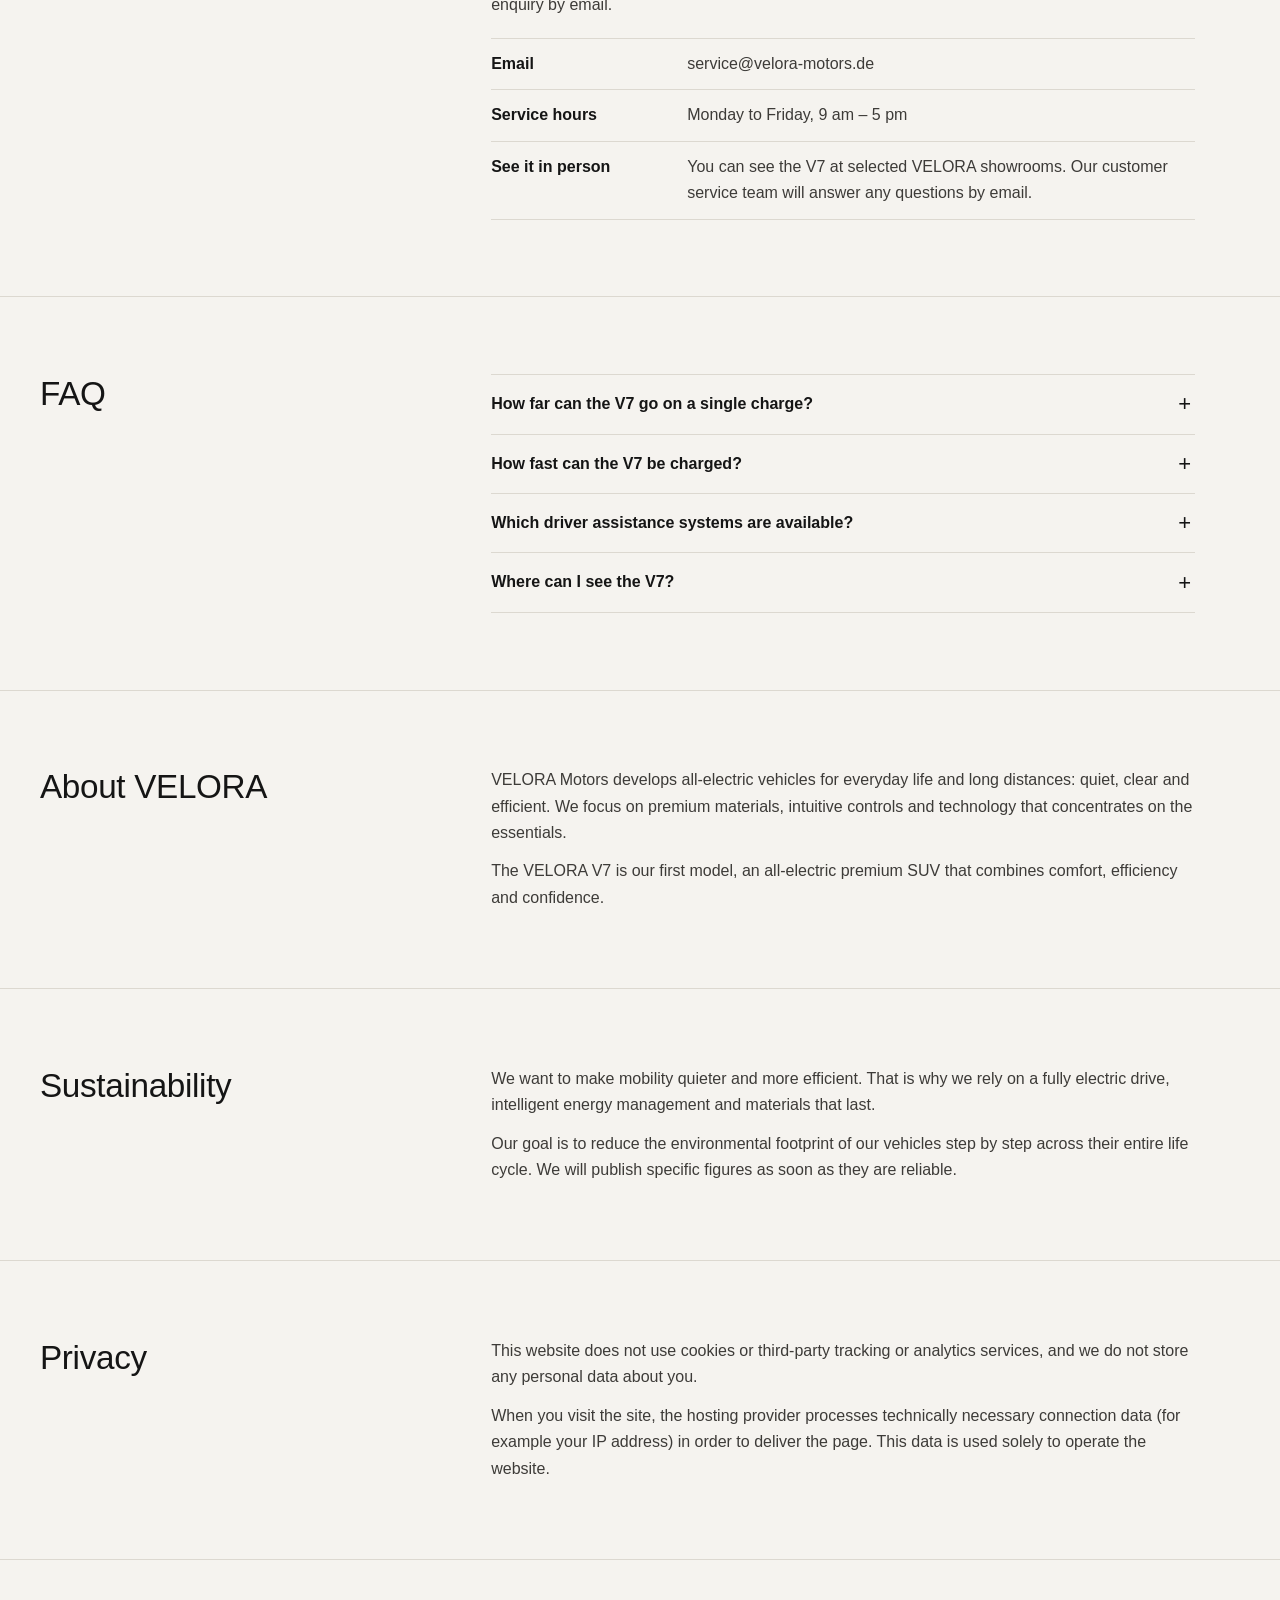
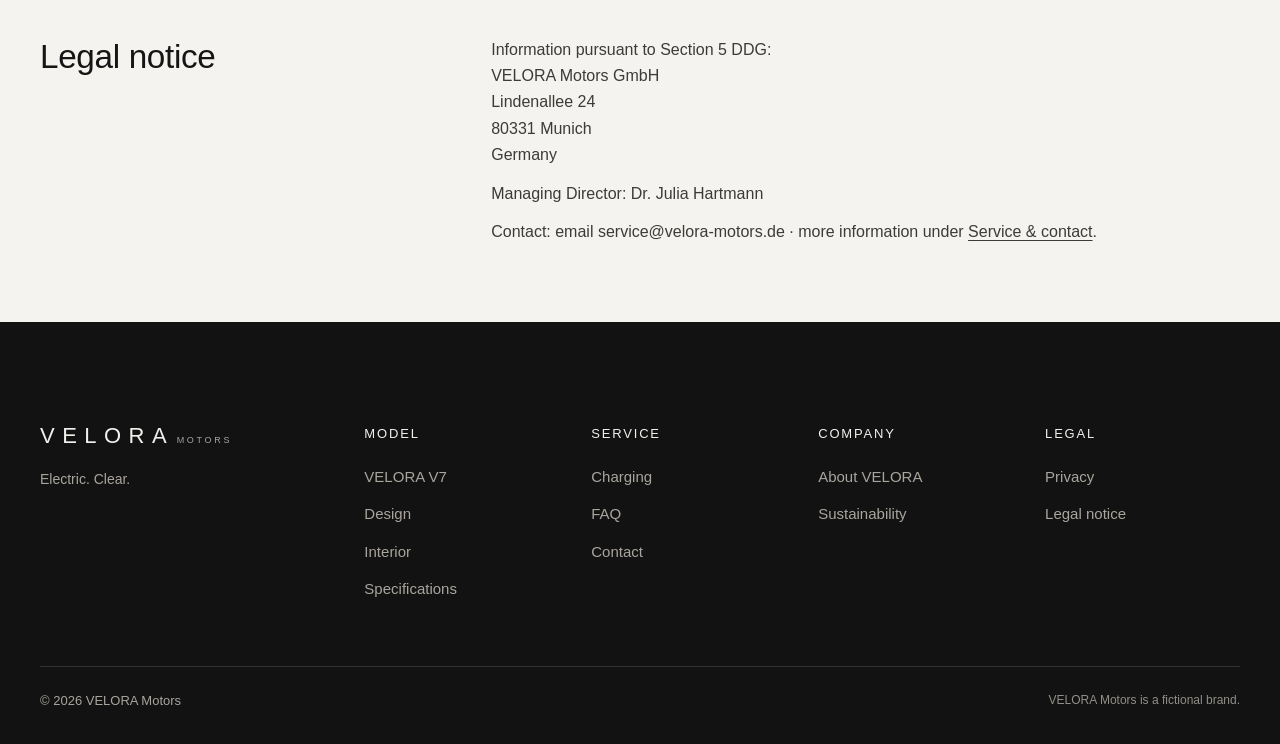
<file: velora/index.html>
<!DOCTYPE html>
<html lang="en">
<head>
  <meta charset="utf-8">
  <meta name="viewport" content="width=device-width, initial-scale=1">
  <title>VELORA V7 – The All-Electric Premium SUV | VELORA Motors</title>
  <meta name="description" content="The VELORA V7: an all-electric premium SUV with up to 610 km of range, electric all-wheel drive and fast charging in 28 minutes.">
  <meta name="theme-color" content="#f5f3ef">
  <meta name="robots" content="noindex, nofollow">
  <link rel="icon" type="image/svg+xml" href="favicon.svg">
  <link rel="stylesheet" href="css/styles.css">
  <link rel="stylesheet" href="../shared/figure.css">
  <script src="../shared/params.js"></script>
  <script src="../shared/figure.js"></script>
  <script src="../shared/session.js"></script>
  <script src="../shared/track.js" defer></script>
</head>
<body>
  <a class="skip-link" href="#main">Skip to content</a>

  <header class="site-header" id="site-header">
    <div class="site-header__inner">
      <a class="brand" href="#top" aria-label="VELORA Motors – back to top">
        <span class="brand__name">VELORA</span>
        <span class="brand__sub">Motors</span>
      </a>

      <nav class="site-nav" id="site-nav" aria-label="Main navigation">
        <ul>
          <li><a href="#v7">Models</a></li>
          <li><a href="#design">Design</a></li>
          <li><a href="#technologie">Technology</a></li>
          <li><a href="#laden">Charging</a></li>
          <li><a href="#ueber-uns">Company</a></li>
        </ul>
      </nav>

      <div class="site-header__actions">
        <a class="btn btn--small btn--primary" href="#service">Find a dealer</a>
        <button type="button" class="nav-toggle" id="nav-toggle" aria-expanded="false" aria-controls="site-nav" aria-label="Open menu">
          <span class="nav-toggle__bar"></span>
          <span class="nav-toggle__bar"></span>
        </button>
      </div>
    </div>
  </header>

  <main id="main">

    <section class="hero" id="top" aria-labelledby="hero-title">
      <div class="hero__text">
        <p class="eyebrow">All-electric premium SUV</p>
        <h1 class="hero__title" id="hero-title">VELORA V7</h1>
        <p class="hero__sub">Electric freedom. Redefined.</p>
        <div class="hero__actions">
          <a class="btn btn--primary" href="#v7">Learn more</a>
          <a class="btn btn--outline" href="#service">Find a dealer</a>
        </div>
      </div>

      <media-frame class="xi xi--hero">
        <img src="images/velora/hero.png" width="1672" height="326"
             alt="The VELORA V7 in anthracite driving along a coastal road at sunset"
             fetchpriority="high" decoding="async">
      </media-frame>
    </section>

    <section class="section section--white" id="v7" aria-labelledby="intro-title">
      <div class="container">
        <div class="split-head reveal">
          <div>
            <p class="eyebrow">The VELORA V7</p>
            <h2 class="h2" id="intro-title">Made for every journey.</h2>
          </div>
          <p class="lead">The V7 combines the calm of a premium SUV with the effortless confidence of electric driving. Quiet and agile in everyday life, relaxed and efficient on long trips: with outstanding comfort, generous space and a range that makes planning unnecessary.</p>
        </div>

        <ul class="stats">
          <li class="stat reveal">
            <span class="stat__value">610 km</span>
            <span class="stat__label">Range (up to)</span>
          </li>
          <li class="stat reveal">
            <span class="stat__value">4.8 s</span>
            <span class="stat__label">0–100 km/h</span>
          </li>
          <li class="stat reveal">
            <span class="stat__value">28 min</span>
            <span class="stat__label">10–80 % fast charging</span>
          </li>
          <li class="stat reveal">
            <span class="stat__value">AWD</span>
            <span class="stat__label">Electric all-wheel drive</span>
          </li>
        </ul>
      </div>
    </section>

    <section class="section section--paper" id="design" aria-labelledby="exterior-title">
      <div class="container">
        <div class="split-head reveal">
          <div>
            <p class="eyebrow">Design</p>
            <h2 class="h2" id="exterior-title">Presence without excess.</h2>
          </div>
          <p class="lead">Clean lines, calm surfaces and an aerodynamic silhouette: the V7 needs no special effects. Its proportions feel balanced, the light signature adds a distinctive accent, and every detail follows the same principle – show only what matters.</p>
        </div>

        <media-frame class="xi xi--exterior">
          <img src="images/velora/exterior.png" width="822" height="277"
               alt="The VELORA V7 in anthracite, parked side-on in front of a concrete wall with wood cladding"
               loading="lazy" decoding="async">
        </media-frame>
      </div>
    </section>

    <section class="section section--dark" id="detail" aria-labelledby="detail-title">
      <div class="container detail">
        <div class="detail__text reveal">
          <p class="eyebrow">Detail</p>
          <h2 class="h2" id="detail-title">Design down to the last detail.</h2>
          <p class="lead">Precise panel gaps, high-quality surfaces and a slim light signature that makes the V7 recognisable from afar. Paint, glass and metal work in harmony: calm in appearance, exact in execution.</p>
          <ul class="ticks">
            <li>Slim LED light signature</li>
            <li>Precise panel gaps</li>
            <li>Finely tuned surfaces</li>
          </ul>
        </div>

        <media-frame class="xi xi--detail">
          <img src="images/velora/detail.png" width="822" height="326"
               alt="Close-up of the VELORA V7 LED headlight with its slim light signature"
               loading="lazy" decoding="async">
        </media-frame>
      </div>
    </section>

    <section class="section section--white section--flush-bottom" id="interieur" aria-labelledby="interior-title">
      <div class="container">
        <div class="split-head reveal">
          <div>
            <p class="eyebrow">Interior</p>
            <h2 class="h2" id="interior-title">Calm starts on the inside.</h2>
          </div>
          <p class="lead">A digital cockpit that focuses on the essentials. Premium materials, intuitive controls and seats built for long distances create a comfort that never feels showy. The panoramic glass roof lets in natural light and makes the cabin feel wider and brighter.</p>
        </div>
      </div>

      <media-frame class="xi xi--interior">
        <img src="images/velora/interior.png" width="844" height="277"
             alt="The interior of the VELORA V7 with digital cockpit and a view of the coast and mountains"
             loading="lazy" decoding="async">
      </media-frame>

      <div class="container">
        <ul class="highlights">
          <li class="reveal">
            <h3 class="h4">Digital cockpit</h3>
            <p>Everything important at a glance, everything else stays in the background.</p>
          </li>
          <li class="reveal">
            <h3 class="h4">Premium materials</h3>
            <p>Textiles, metal and wood surfaces that feel as good as they look.</p>
          </li>
          <li class="reveal">
            <h3 class="h4">Panoramic glass roof</h3>
            <p>Natural light and an open sense of space on every drive.</p>
          </li>
        </ul>
      </div>
    </section>

    <section class="section section--paper" id="technologie" aria-labelledby="tech-title">
      <div class="container">
        <div class="section-head reveal">
          <p class="eyebrow">Technology</p>
          <h2 class="h2" id="tech-title">Performance that feels effortless.</h2>
        </div>

        <ol class="features">
          <li class="feature reveal">
            <span class="feature__num" aria-hidden="true">01</span>
            <h3 class="h3">Electric all-wheel drive</h3>
            <p>One electric motor on each axle distributes power as conditions require. The result is confident traction in any weather and instant acceleration.</p>
          </li>
          <li class="feature reveal">
            <span class="feature__num" aria-hidden="true">02</span>
            <h3 class="h3">Intelligent energy management</h3>
            <p>Battery preconditioning, efficient thermal management and regenerative braking work together to keep range and charging performance reliable every day.</p>
          </li>
          <li class="feature reveal">
            <span class="feature__num" aria-hidden="true">03</span>
            <h3 class="h3">Driver assistance systems</h3>
            <p>Assistance systems help with lane keeping, distance control and parking and take the strain out of long journeys. The driver always remains in charge.</p>
          </li>
        </ol>
      </div>
    </section>

    <section class="section section--white section--flush-bottom" id="fahren" aria-labelledby="driving-title">
      <div class="container">
        <div class="split-head reveal">
          <div>
            <p class="eyebrow">Driving</p>
            <h2 class="h2" id="driving-title">Dynamics that feel natural.</h2>
          </div>
          <p class="lead">The V7 delivers its power instantly, without delay and without noise. The chassis combines comfort with precision, and the cabin stays quiet – on city streets just as on a long coastal drive.</p>
        </div>
      </div>

      <media-frame class="xi xi--driving">
        <img src="images/velora/driving.png" width="844" height="326"
             alt="The VELORA V7 from behind on a winding coastal mountain road in the evening light"
             loading="lazy" decoding="async">
      </media-frame>
    </section>

    <section class="section section--dark section--charging" id="laden" aria-labelledby="charging-title">
      <div class="container">
        <div class="section-head reveal">
          <p class="eyebrow">Charging</p>
          <h2 class="h2" id="charging-title">Ready when you are.</h2>
        </div>

        <div class="chargefact reveal">
          <p class="chargefact__value">10–80 % in 28 minutes</p>
          <div class="chargebar" role="img" aria-label="Fast charging from 10 to 80 percent in 28 minutes">
            <div class="chargebar__track"><span class="chargebar__fill"></span></div>
            <div class="chargebar__marks" aria-hidden="true">
              <span class="chargebar__mark chargebar__mark--start">10 %</span>
              <span class="chargebar__mark chargebar__mark--mid">28 min</span>
              <span class="chargebar__mark chargebar__mark--end">80 %</span>
            </div>
          </div>
        </div>

        <ul class="charge-list">
          <li class="charge-item reveal">
            <svg class="icon" viewBox="0 0 24 24" width="32" height="32" fill="none" stroke="currentColor" stroke-width="1.2" stroke-linecap="round" stroke-linejoin="round" aria-hidden="true"><path d="M3 11.5 12 4l9 7.5"/><path d="M5.5 10v9.5h13V10"/><path d="M10 19.5v-5h4v5"/></svg>
            <h3 class="h4">Charging at home</h3>
            <p>With a wallbox you charge overnight, with no detours, and start every day with a full battery.</p>
          </li>
          <li class="charge-item reveal">
            <svg class="icon" viewBox="0 0 24 24" width="32" height="32" fill="none" stroke="currentColor" stroke-width="1.2" stroke-linecap="round" stroke-linejoin="round" aria-hidden="true"><path d="M9 3v5M15 3v5"/><path d="M6.5 8h11v3.5a5.5 5.5 0 0 1-11 0z"/><path d="M12 17v4"/></svg>
            <h3 class="h4">Charging on the go</h3>
            <p>At DC fast chargers you go from 10 to 80 % in around 28 minutes – just the right time for a break.</p>
          </li>
          <li class="charge-item reveal">
            <svg class="icon" viewBox="0 0 24 24" width="32" height="32" fill="none" stroke="currentColor" stroke-width="1.2" stroke-linecap="round" stroke-linejoin="round" aria-hidden="true"><circle cx="6" cy="18" r="2.2"/><circle cx="18" cy="4" r="2.2"/><path d="M8.2 18h5.3a3.5 3.5 0 0 0 0-7h-3a3.5 3.5 0 0 1 0-7h5.3"/></svg>
            <h3 class="h4">Route planning with charging stops</h3>
            <p>The navigation system plans charging stops automatically, based on your route, battery level and driving profile.</p>
          </li>
        </ul>
      </div>
    </section>

    <section class="section section--paper" id="daten" aria-labelledby="daten-title">
      <div class="container">
        <div class="split-head reveal">
          <div>
            <p class="eyebrow">Specifications</p>
            <h2 class="h2" id="daten-title">Everything important at a glance.</h2>
          </div>
          <p class="lead">The key figures of the VELORA V7. All values are guide values and may vary depending on equipment, driving style and outside temperature.</p>
        </div>

        <div class="specs">
          <div class="specs__group reveal">
            <h3 class="specs__title">Drive &amp; performance</h3>
            <dl>
              <div class="specs__row"><dt>Drive</dt><dd>Electric all-wheel drive</dd></div>
              <div class="specs__row"><dt>Range</dt><dd>up to 610 km</dd></div>
              <div class="specs__row"><dt>0–100 km/h</dt><dd>4.8 s</dd></div>
              <div class="specs__row"><dt>Top speed</dt><dd>210 km/h (limited)</dd></div>
            </dl>
          </div>
          <div class="specs__group reveal">
            <h3 class="specs__title">Battery &amp; charging</h3>
            <dl>
              <div class="specs__row"><dt>Electrical system</dt><dd>800-volt architecture</dd></div>
              <div class="specs__row"><dt>Fast charging (DC)</dt><dd>10–80 % in 28 min</dd></div>
              <div class="specs__row"><dt>Home charging</dt><dd>AC via wallbox</dd></div>
              <div class="specs__row"><dt>Route planning</dt><dd>with charging stops</dd></div>
            </dl>
          </div>
          <div class="specs__group reveal">
            <h3 class="specs__title">Dimensions &amp; space</h3>
            <dl>
              <div class="specs__row"><dt>Length / width / height</dt><dd>4,850 / 1,960 / 1,690 mm</dd></div>
              <div class="specs__row"><dt>Wheelbase</dt><dd>2,960 mm</dd></div>
              <div class="specs__row"><dt>Boot capacity</dt><dd>560 l</dd></div>
              <div class="specs__row"><dt>Seats</dt><dd>5</dd></div>
            </dl>
          </div>
          <div class="specs__group reveal">
            <h3 class="specs__title">Equipment</h3>
            <dl>
              <div class="specs__row"><dt>Cockpit</dt><dd>Digital cockpit</dd></div>
              <div class="specs__row"><dt>Roof</dt><dd>Panoramic glass roof</dd></div>
              <div class="specs__row"><dt>Assistance</dt><dd>Lane, distance and parking assist</dd></div>
              <div class="specs__row"><dt>Materials</dt><dd>Premium surfaces</dd></div>
            </dl>
          </div>
        </div>
      </div>
    </section>

    <section class="section section--paper cta" id="abschluss" aria-labelledby="cta-title">
      <div class="container cta__inner reveal">
        <h2 class="h2 cta__title" id="cta-title">The VELORA V7.</h2>
        <p class="cta__sub">Electric. Clear. Made for tomorrow.</p>
        <div class="cta__actions">
          <a class="btn btn--primary" href="#daten">Learn more</a>
          <a class="btn btn--outline" href="#service">Find a dealer</a>
        </div>
      </div>
    </section>
    <div class="info-area">
    <section class="info-block" id="service" aria-labelledby="service-title">
      <div class="container info-block__grid">
        <h2 class="info-block__title" id="service-title">Service &amp; contact</h2>
        <div class="info-block__body">
          <p>Questions about the V7, charging or technology? Our customer service team will answer your enquiry by email.</p>
          <dl class="info-list">
            <div><dt>Email</dt><dd>service@velora-motors.de</dd></div>
            <div><dt>Service hours</dt><dd>Monday to Friday, 9 am – 5 pm</dd></div>
            <div><dt>See it in person</dt><dd>You can see the V7 at selected VELORA showrooms. Our customer service team will answer any questions by email.</dd></div>
          </dl>
        </div>
      </div>
    </section>

    <section class="info-block" id="faq" aria-labelledby="faq-title">
      <div class="container info-block__grid">
        <h2 class="info-block__title" id="faq-title">FAQ</h2>
        <div class="info-block__body">
          <div class="faq">
            <details>
              <summary>How far can the V7 go on a single charge?</summary>
              <p>The V7 offers a range of up to 610 km. The actual range depends on driving style, temperature, route profile and load.</p>
            </details>
            <details>
              <summary>How fast can the V7 be charged?</summary>
              <p>At a DC fast charger you go from 10 to 80 % in around 28 minutes. At home you charge via a wallbox, for example overnight.</p>
            </details>
            <details>
              <summary>Which driver assistance systems are available?</summary>
              <p>The V7 supports you with lane keeping, distance control and parking. The systems make long journeys easier; the driver always remains in charge.</p>
            </details>
            <details>
              <summary>Where can I see the V7?</summary>
              <p>At selected VELORA showrooms. Our customer service team can tell you more – see Service &amp; contact.</p>
            </details>
          </div>
        </div>
      </div>
    </section>

    <section class="info-block" id="ueber-uns" aria-labelledby="ueber-uns-title">
      <div class="container info-block__grid">
        <h2 class="info-block__title" id="ueber-uns-title">About VELORA</h2>
        <div class="info-block__body">
          <p>VELORA Motors develops all-electric vehicles for everyday life and long distances: quiet, clear and efficient. We focus on premium materials, intuitive controls and technology that concentrates on the essentials.</p>
          <p>The VELORA V7 is our first model, an all-electric premium SUV that combines comfort, efficiency and confidence.</p>
        </div>
      </div>
    </section>

    <section class="info-block" id="nachhaltigkeit" aria-labelledby="nachhaltigkeit-title">
      <div class="container info-block__grid">
        <h2 class="info-block__title" id="nachhaltigkeit-title">Sustainability</h2>
        <div class="info-block__body">
          <p>We want to make mobility quieter and more efficient. That is why we rely on a fully electric drive, intelligent energy management and materials that last.</p>
          <p>Our goal is to reduce the environmental footprint of our vehicles step by step across their entire life cycle. We will publish specific figures as soon as they are reliable.</p>
        </div>
      </div>
    </section>

    <section class="info-block" id="datenschutz" aria-labelledby="datenschutz-title">
      <div class="container info-block__grid">
        <h2 class="info-block__title" id="datenschutz-title">Privacy</h2>
        <div class="info-block__body">
          <p>This website does not use cookies or third-party tracking or analytics services, and we do not store any personal data about you.</p>
          <p>When you visit the site, the hosting provider processes technically necessary connection data (for example your IP address) in order to deliver the page. This data is used solely to operate the website.</p>
        </div>
      </div>
    </section>

    <section class="info-block" id="impressum" aria-labelledby="impressum-title">
      <div class="container info-block__grid">
        <h2 class="info-block__title" id="impressum-title">Legal notice</h2>
        <div class="info-block__body">
          <p>Information pursuant to Section 5 DDG:<br>VELORA Motors GmbH<br>Lindenallee 24<br>80331 Munich<br>Germany</p>
          <p>Managing Director: Dr. Julia Hartmann</p>
          <p>Contact: email service@velora-motors.de · more information under <a href="#service">Service &amp; contact</a>.</p>
        </div>
      </div>
    </section>
    </div>
  </main>

  <footer class="site-footer">
    <div class="container">
      <div class="footer__grid">
        <div class="footer__brand">
          <a class="brand brand--footer" href="#top" aria-label="VELORA Motors – back to top">
            <span class="brand__name">VELORA</span>
            <span class="brand__sub">Motors</span>
          </a>
          <p class="footer__claim">Electric. Clear.</p>
        </div>

        <nav class="footer__col" aria-labelledby="f-modelle">
          <h2 class="footer__title" id="f-modelle">Model</h2>
          <ul>
            <li><a href="#v7">VELORA V7</a></li>
            <li><a href="#design">Design</a></li>
            <li><a href="#interieur">Interior</a></li>
            <li><a href="#daten">Specifications</a></li>
          </ul>
        </nav>

        <nav class="footer__col" aria-labelledby="f-service">
          <h2 class="footer__title" id="f-service">Service</h2>
          <ul>
            <li><a href="#laden">Charging</a></li>
            <li><a href="#faq">FAQ</a></li>
            <li><a href="#service">Contact</a></li>
          </ul>
        </nav>

        <nav class="footer__col" aria-labelledby="f-unternehmen">
          <h2 class="footer__title" id="f-unternehmen">Company</h2>
          <ul>
            <li><a href="#ueber-uns">About VELORA</a></li>
            <li><a href="#nachhaltigkeit">Sustainability</a></li>
          </ul>
        </nav>

        <nav class="footer__col" aria-labelledby="f-recht">
          <h2 class="footer__title" id="f-recht">Legal</h2>
          <ul>
            <li><a href="#datenschutz">Privacy</a></li>
            <li><a href="#impressum">Legal notice</a></li>
          </ul>
        </nav>
      </div>

      <div class="footer__bottom">
        <p>© 2026 VELORA Motors</p>
        <p class="footer__note">VELORA Motors is a fictional brand.</p>
      </div>
    </div>
  </footer>


  <script src="js/main.js" defer></script>
</body>
</html>
</file>
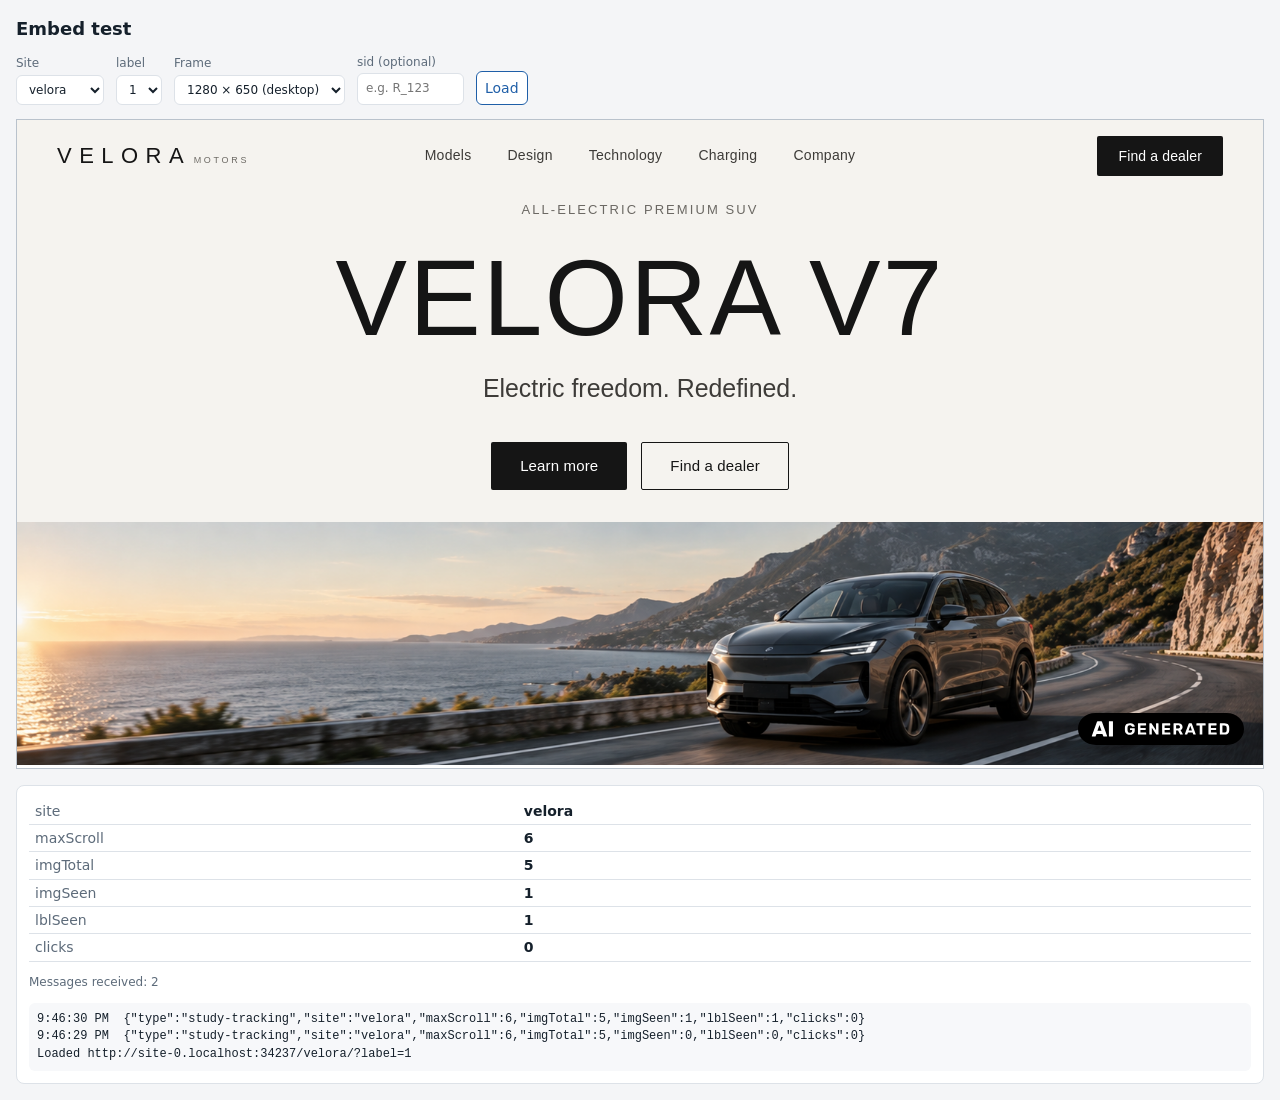
<file: test-embed.html>
<!DOCTYPE html>
<html lang="en">
<head>
  <meta charset="utf-8">
  <meta name="viewport" content="width=device-width, initial-scale=1">
  <meta name="robots" content="noindex, nofollow">
  <title>Embed test</title>
  <link rel="icon" href="data:,">
  <style>
    :root { --bg:#f4f5f7; --card:#fff; --ink:#15202b; --muted:#5d6b7a; --line:#dde2e8; --accent:#1f5fa8; }
    * { box-sizing: border-box; }
    body { margin: 0; padding: 16px; background: var(--bg); color: var(--ink); font: 14px/1.45 system-ui, -apple-system, "Segoe UI", Roboto, Arial, sans-serif; }
    h1 { margin: 0 0 12px; font-size: 18px; }
    form { display: flex; flex-wrap: wrap; gap: 8px 12px; align-items: end; margin-bottom: 14px; }
    label { display: grid; gap: 2px; font-size: 12px; color: var(--muted); }
    select, input, button { font: inherit; padding: 6px 8px; border: 1px solid var(--line); border-radius: 6px; background: var(--card); color: var(--ink); }
    button { cursor: pointer; border-color: var(--accent); color: var(--accent); }
    .wrap { display: flex; flex-wrap: wrap; gap: 16px; align-items: flex-start; }
    iframe { display: block; border: 1px solid #b9c2cc; background: #fff; max-width: 100%; }
    .panel { flex: 1 1 320px; min-width: 0; background: var(--card); border: 1px solid var(--line); border-radius: 8px; padding: 12px; }
    table { border-collapse: collapse; width: 100%; margin-bottom: 10px; }
    td { padding: 3px 6px; border-bottom: 1px solid var(--line); }
    td:first-child { color: var(--muted); width: 40%; }
    td:last-child { font-variant-numeric: tabular-nums; font-weight: 600; }
    pre { margin: 0; max-height: 360px; overflow: auto; font-size: 12px; background: #f7f8fa; padding: 8px; border-radius: 6px; white-space: pre-wrap; word-break: break-all; }
    .muted { color: var(--muted); font-size: 12px; }
  </style>
</head>
<body>
  <h1>Embed test</h1>
  <form id="f">
    <label>Site
      <select id="site">
        <option value="velora">velora</option>
        <option value="nordfeld">nordfeld</option>
        <option value="arlowe">arlowe</option>
        <option value="novae">novae</option>
      </select>
    </label>
    <label>label
      <select id="label"><option value="1">1</option><option value="0">0</option></select>
    </label>
    <label>Frame
      <select id="size">
        <option value="1280x650">1280 × 650 (desktop)</option>
        <option value="375x600">375 × 600 (phone)</option>
        <option value="414x700">414 × 700 (phone)</option>
      </select>
    </label>
    <label>sid (optional)
      <input id="sid" size="10" placeholder="e.g. R_123">
    </label>
    <button type="submit">Load</button>
  </form>

  <div class="wrap">
    <iframe id="frame" title="Embedded page" width="1280" height="650" scrolling="yes"></iframe>
    <div class="panel">
      <table>
        <tbody id="latest"><tr><td colspan="2" class="muted">No message yet.</td></tr></tbody>
      </table>
      <p class="muted">Messages received: <span id="count">0</span></p>
      <pre id="log"></pre>
    </div>
  </div>

  <script>
    (function () {
      var frame = document.getElementById("frame");
      var log = document.getElementById("log");
      var latest = document.getElementById("latest");
      var count = 0;

      function load() {
        var site = document.getElementById("site").value;
        var label = document.getElementById("label").value;
        var size = document.getElementById("size").value.split("x");
        var sid = document.getElementById("sid").value.trim();
        frame.width = size[0];
        frame.height = size[1];
        var url = new URL(site + "/", window.location.href);
        url.searchParams.set("label", label);
        if (sid) url.searchParams.set("sid", sid);
        frame.src = url.href;
        log.textContent = "Loaded " + url.href + "\n";
        latest.innerHTML = '<tr><td colspan="2" class="muted">No message yet.</td></tr>';
        count = 0;
        document.getElementById("count").textContent = "0";
      }

      document.getElementById("f").addEventListener("submit", function (e) {
        e.preventDefault();
        load();
      });

      window.addEventListener("message", function (e) {
        var d = e.data;
        if (!d || d.type !== "study-tracking") return;
        count += 1;
        document.getElementById("count").textContent = String(count);
        latest.innerHTML = "";
        ["site", "maxScroll", "imgTotal", "imgSeen", "lblSeen", "clicks"].forEach(function (k) {
          var tr = document.createElement("tr");
          var a = document.createElement("td");
          var b = document.createElement("td");
          a.textContent = k;
          b.textContent = String(d[k]);
          tr.appendChild(a);
          tr.appendChild(b);
          latest.appendChild(tr);
        });
        var t = new Date().toLocaleTimeString();
        log.textContent = t + "  " + JSON.stringify(d) + "\n" + log.textContent;
      });

      load();
    })();
  </script>
</body>
</html>
</file>
<file: arlowe/css/styles.css>
:root {
  --ink: #121212;
  --muted: #6b6b6b;
  --line: #e3e3e3;
  --soft: #f4f4f2;
  --cell: #efeee9;
  --white: #ffffff;
  --petrol: #315066;

  --font: "Helvetica Neue", Helvetica, Arial, "Segoe UI", sans-serif;

  --maxw: 1440px;
  --gutter: 24px;
  --header-h: 64px;
}

@media (max-width: 720px) {
  :root { --gutter: 16px; --header-h: 56px; }
}

*, *::before, *::after { box-sizing: border-box; }

html {
  scroll-behavior: smooth;
  -webkit-text-size-adjust: 100%;
}

body {
  margin: 0;
  font-family: var(--font);
  font-size: 14px;
  line-height: 1.5;
  color: var(--ink);
  background: var(--white);
  -webkit-font-smoothing: antialiased;
  -moz-osx-font-smoothing: grayscale;
}

img { display: block; max-width: 100%; }

h1, h2, h3, p, ul, ol, figure { margin: 0; padding: 0; }
ul, ol { list-style: none; }

a { color: inherit; }
button, input { font-family: inherit; }

:focus-visible {
  outline: 2px solid var(--ink);
  outline-offset: 2px;
}

.skip-link {
  position: absolute;
  left: 16px;
  top: -100px;
  z-index: 100;
  padding: 10px 16px;
  color: #fff;
  background: var(--ink);
  text-decoration: none;
  font-size: 13px;
}
.skip-link:focus { top: 12px; }

.visually-hidden {
  position: absolute;
  width: 1px;
  height: 1px;
  margin: -1px;
  padding: 0;
  overflow: hidden;
  clip: rect(0 0 0 0);
  white-space: nowrap;
  border: 0;
}

.container {
  width: 100%;
  max-width: calc(var(--maxw) + var(--gutter) * 2);
  margin-inline: auto;
  padding-inline: var(--gutter);
}

.btn {
  display: inline-flex;
  align-items: center;
  justify-content: center;
  min-height: 48px;
  padding: 0 24px;
  font-size: 12px;
  font-weight: 600;
  letter-spacing: 0.1em;
  text-transform: uppercase;
  line-height: 1;
  white-space: nowrap;
  text-decoration: none;
  border: 1px solid var(--ink);
  border-radius: 0;
  cursor: pointer;
  transition: background-color 0.2s ease, color 0.2s ease;
}
.btn--primary { color: #fff; background: var(--ink); }
.btn--primary:hover { background: #000; }
.btn--outline { color: var(--ink); background: transparent; }
.btn--outline:hover { color: #fff; background: var(--ink); }
.btn--small { min-height: 40px; padding: 0 18px; }
.btn--icon { width: 48px; padding: 0; }

.linklike {
  padding: 0;
  font-size: 12px;
  color: var(--ink);
  background: none;
  border: 0;
  text-decoration: underline;
  cursor: pointer;
}

.input {
  width: 100%;
  min-height: 48px;
  padding: 0 14px;
  font-size: 14px;
  color: var(--ink);
  background: var(--white);
  border: 1px solid #b9b9b9;
  border-radius: 0;
  appearance: none;
  -webkit-appearance: none;
}
.input::placeholder { color: var(--muted); }

.site-header {
  position: sticky;
  top: 0;
  z-index: 50;
  background: var(--white);
  border-bottom: 1px solid var(--line);
}

.site-header__inner {
  max-width: calc(var(--maxw) + var(--gutter) * 2);
  height: var(--header-h);
  margin-inline: auto;
  padding-inline: var(--gutter);
  display: grid;
  grid-template-columns: auto 1fr;
  grid-template-areas: "logo nav";
  align-items: center;
  gap: 32px;
}

.logo {
  grid-area: logo;
  font-size: 22px;
  font-weight: 700;
  letter-spacing: 0.2em;
  color: var(--ink);
  text-decoration: none;
  line-height: 1;
}

.site-nav { grid-area: nav; }
.site-nav ul { display: flex; gap: 28px; }
.site-nav a {
  position: relative;
  display: inline-block;
  padding: 8px 0;
  font-size: 12px;
  font-weight: 600;
  letter-spacing: 0.08em;
  text-transform: uppercase;
  text-decoration: none;
  color: var(--ink);
}
.site-nav a::after {
  content: "";
  position: absolute;
  left: 0;
  right: 0;
  bottom: 3px;
  height: 1px;
  background: currentColor;
  transform: scaleX(0);
  transform-origin: left;
  transition: transform 0.2s ease;
}
.site-nav a:hover::after,
.site-nav a.is-current::after { transform: scaleX(1); }

.site-header__actions {
  grid-area: actions;
  display: flex;
  align-items: center;
  gap: 2px;
}

.icon-btn {
  position: relative;
  display: inline-grid;
  place-items: center;
  width: 44px;
  height: 44px;
  padding: 0;
  color: var(--ink);
  background: transparent;
  border: 0;
  cursor: pointer;
}
.menu-btn { display: none; grid-area: menu; margin-left: -10px; }

.bag-count {
  position: absolute;
  right: 3px;
  bottom: 6px;
  min-width: 14px;
  font-size: 10px;
  font-weight: 700;
  line-height: 14px;
  text-align: center;
  background: var(--white);
}

@media (max-width: 900px) {
  .site-header__inner {
    grid-template-columns: auto 1fr;
    grid-template-areas: "menu logo";
    gap: 8px;
  }
  .menu-btn { display: inline-grid; }
  .logo { justify-self: start; }

  .site-nav {
    position: absolute;
    top: 100%;
    left: 0;
    right: 0;
    padding: 8px var(--gutter) 24px;
    background: var(--white);
    border-bottom: 1px solid var(--line);
    visibility: hidden;
    opacity: 0;
    transform: translateY(-6px);
    transition: opacity 0.2s ease, transform 0.2s ease, visibility 0s linear 0.2s;
  }
  .site-header.is-open .site-nav {
    visibility: visible;
    opacity: 1;
    transform: none;
    transition-delay: 0s;
  }
  .site-nav ul { flex-direction: column; gap: 0; }
  .site-nav li + li { border-top: 1px solid var(--line); }
  .site-nav a { display: block; padding: 16px 0; font-size: 13px; }
  .site-nav a::after { display: none; }
  .site-nav a.is-current { text-decoration: underline; text-underline-offset: 4px; }
}

@media (max-width: 380px) {
  .site-header__inner { padding-inline: 8px; gap: 4px; }
  .logo { font-size: 18px; letter-spacing: 0.16em; }
  .icon-btn { width: 40px; height: 40px; }
}

.site-footer { padding-block: 56px 28px; background: var(--white); border-top: 1px solid var(--line); }
.footer__grid { display: grid; grid-template-columns: repeat(4, minmax(0, 1fr)); gap: 32px 24px; padding-bottom: 48px; }
.footer__title { margin-bottom: 14px; font-size: 12px; font-weight: 600; letter-spacing: 0.08em; text-transform: uppercase; }
.footer__col li + li { margin-top: 8px; }
.footer__col a { font-size: 13px; color: var(--muted); text-decoration: none; }
.footer__col a:hover { color: var(--ink); text-decoration: underline; }
.footer__bottom {
  display: flex;
  flex-wrap: wrap;
  justify-content: space-between;
  gap: 8px 24px;
  padding-top: 20px;
  border-top: 1px solid var(--line);
  font-size: 12px;
  color: var(--muted);
}

@media (max-width: 720px) {
  .footer__grid { grid-template-columns: repeat(2, minmax(0, 1fr)); }
}

.dialog {
  width: calc(100% - 32px);
  max-width: 420px;
  padding: 0;
  border: 0;
  background: var(--white);
  color: var(--ink);
  box-shadow: 0 20px 50px rgba(0, 0, 0, 0.3);
}
.dialog::backdrop { background: rgba(18, 18, 18, 0.55); }
.dialog__body { display: grid; gap: 14px; justify-items: start; padding: 28px 24px 24px; }
.dialog__title { font-size: 14px; font-weight: 600; letter-spacing: 0.08em; text-transform: uppercase; }
.dialog__body p { color: var(--muted); }
.dialog__body .btn { margin-top: 6px; }

@media (prefers-reduced-motion: reduce) {
  html { scroll-behavior: auto; }
  .btn, .size, .site-nav, .site-nav a::after { transition: none; }
}

.info-area { background: var(--soft); }
.info-block { padding-block: clamp(44px, 6vw, 80px); border-top: 1px solid var(--line); }
.info-block:first-child { border-top: 0; }
.info-block__grid {
  display: grid;
  grid-template-columns: minmax(0, 1fr) minmax(0, 2fr);
  gap: 24px clamp(32px, 6vw, 96px);
  align-items: start;
}
.info-block__title {
  font-family: var(--font);
  font-size: 14px;
  font-weight: 600;
  line-height: 1.2;
  letter-spacing: 0.06em;
  text-transform: uppercase;
  color: var(--ink);
}
.info-block__body { max-width: 44em; color: var(--ink); font-size: 14px; line-height: 1.65; }
.info-block__body p + p { margin-top: 12px; }
.info-block__body a { color: inherit; text-underline-offset: 3px; }

.info-list { margin: 20px 0 0; padding: 0; }
.info-list > div {
  display: grid;
  grid-template-columns: minmax(0, 11em) minmax(0, 1fr);
  gap: 4px 20px;
  padding: 12px 0;
  border-top: 1px solid var(--line);
}
.info-list > div:last-child { border-bottom: 1px solid var(--line); }
.info-list dt { font-weight: 600; color: var(--ink); }
.info-list dd { margin: 0; }

.faq { border-top: 1px solid var(--line); }
.faq details { border-bottom: 1px solid var(--line); }
.faq summary {
  position: relative;
  display: block;
  padding: 16px 32px 16px 0;
  font-weight: 600;
  color: var(--ink);
  list-style: none;
  cursor: pointer;
}
.faq summary::-webkit-details-marker { display: none; }
.faq summary::after {
  content: "+";
  position: absolute;
  right: 4px;
  top: 50%;
  font-size: 22px;
  font-weight: 300;
  line-height: 1;
  transform: translateY(-50%);
}
.faq details[open] summary::after { content: "–"; }
.faq details p { padding: 0 32px 18px 0; }

@media (max-width: 900px) {
  .info-block__grid { grid-template-columns: 1fr; }
  .info-list > div { grid-template-columns: 1fr; }
}

.info-block { scroll-margin-top: calc(var(--header-h) + 8px); }
.accordion details[id] { scroll-margin-top: calc(var(--header-h) + 16px); }

media-frame { display: block; position: relative; overflow: hidden; background: #e8e4e0; }
.xi img { display: block; width: 100%; height: 100%; object-fit: cover; }

.eyebrow { margin-bottom: 14px; font-size: 12px; font-weight: 600; letter-spacing: 0.14em; text-transform: uppercase; color: var(--muted); }
.more { font-size: 13px; font-weight: 600; letter-spacing: 0.04em; color: var(--ink); text-decoration: none; white-space: nowrap; }
.more::after { content: "›"; margin-left: 6px; }
.more:hover { text-decoration: underline; }
.fineprint { margin-top: 20px; font-size: 12px; color: var(--muted); }

.hero { padding-top: 24px; }
.hero__media { position: relative; max-width: 1150px; margin-inline: auto; }
.xi--hero { aspect-ratio: 1078 / 512; }
.hero__media::before {
  content: "";
  position: absolute;
  inset: 0;
  z-index: 1;
  background: linear-gradient(90deg, rgba(255, 255, 255, 0.6), rgba(255, 255, 255, 0) 56%);
  pointer-events: none;
}
.hero__text { position: absolute; z-index: 3; left: 5%; top: 50%; max-width: 36%; transform: translateY(-50%); }
.hero__title { font-size: clamp(28px, 3.6vw, 50px); font-weight: 700; line-height: 1.05; letter-spacing: 0.02em; text-transform: uppercase; }
.hero__sub { margin-top: 14px; font-size: 15px; line-height: 1.5; color: var(--ink); }
.hero__actions { display: flex; flex-wrap: wrap; gap: 10px; margin-top: 24px; }

.usp { border-bottom: 1px solid var(--line); }
.usp__list { display: grid; grid-template-columns: repeat(4, minmax(0, 1fr)); gap: 16px 24px; max-width: 1150px; margin: 0 auto; padding-block: 24px; }
.usp__list li { display: flex; flex-direction: column; gap: 2px; font-size: 13px; color: var(--muted); }
.usp__list strong { font-size: 13px; letter-spacing: 0.04em; text-transform: uppercase; color: var(--ink); }

.lp-section { padding-block: clamp(40px, 6vw, 80px); }
.lp-section--soft { background: var(--soft); }
.lp-section[id] { scroll-margin-top: calc(var(--header-h) + 8px); }
.lp-head { display: flex; align-items: flex-end; justify-content: space-between; gap: 16px 24px; max-width: 1150px; margin: 0 auto 28px; }
.lp-title { font-size: clamp(22px, 2.4vw, 30px); font-weight: 600; letter-spacing: 0.04em; line-height: 1.15; text-transform: uppercase; }
.lp-sub { margin-top: 6px; font-size: 14px; color: var(--muted); }

.tiles { display: grid; grid-template-columns: repeat(3, minmax(0, 1fr)); gap: 24px; max-width: 1150px; margin: 0 auto; }
.xi--tile { aspect-ratio: 2 / 3; }
.xi--tile img { object-fit: contain; }

.xi--jacket { background: #e8e4df; }
.xi--jacket img { object-view-box: inset(0 0 0 1.2%); }
.tile { scroll-margin-top: calc(var(--header-h) + 16px); }
.tile__name { margin-top: 14px; font-size: 13px; font-weight: 600; letter-spacing: 0.04em; text-transform: uppercase; }
.tile__meta { margin-top: 2px; font-size: 13px; color: var(--muted); }
.tile__price { margin-top: 6px; font-size: 15px; font-weight: 600; }

.feature { display: grid; grid-template-columns: minmax(0, 460px) minmax(0, 1fr); gap: 48px; align-items: center; max-width: 1150px; margin: 0 auto; }
.xi--portrait { aspect-ratio: 3 / 4; }
.xi--portrait img { object-position: 50% 15%; }
.feature__lead { margin-top: 14px; max-width: 30em; font-size: 15px; color: var(--ink); }
.catlist { margin: 24px 0; border-bottom: 1px solid var(--line); }
.catlist a { display: flex; justify-content: space-between; padding: 16px 0; border-top: 1px solid var(--line); font-size: 13px; font-weight: 600; letter-spacing: 0.06em; text-transform: uppercase; text-decoration: none; }
.catlist a::after { content: "›"; font-size: 18px; line-height: 1; }
.catlist a:hover { background: rgba(0, 0, 0, 0.03); }

.fineprint { max-width: 1150px; margin: 20px auto 0; }

@media (max-width: 900px) {
  .hero__media::before { display: none; }
  .hero__text { position: static; max-width: none; padding: 20px 0 0; transform: none; }
  .usp__list { grid-template-columns: repeat(2, minmax(0, 1fr)); }
  .feature { grid-template-columns: 1fr; gap: 28px; }
  .xi--portrait { max-width: 460px; }
}
@media (max-width: 720px) {
  
  .xi--hero { aspect-ratio: 4 / 3; }
  .xi--hero img { object-position: 78% 50%; }
  .tiles { grid-template-columns: 1fr; max-width: 360px; }
  .hero__actions .btn { flex: 1 1 140px; }
}

@media (max-width: 340px) {
  .lp-head { flex-wrap: wrap; }
}
</file>
<file: shared/figure.css>
/* Corner badge inside <media-frame>. Size and inset are set by shared/figure.js;
   the values here are only a fallback. Absolutely positioned: no effect on layout. */
media-frame img.xi__badge {
  position: absolute;
  right: 12px;
  bottom: 12px;
  z-index: 2;
  width: auto;
  height: 20px;
  object-fit: contain;
  transform: none;
  pointer-events: none;
  user-select: none;
  -webkit-user-select: none;
}
</file>
<file: nordfeld/css/styles.css>
:root {
  --navy: #012a4d;
  --navy-deep: #01203a;
  --ink: #0a1a33;
  --text: #26364d;
  --muted: #5f6f85;
  --line: #dfe4ea;
  --grey: #f3f5f7;
  --white: #ffffff;
  --yellow: #fbdb32;
  --yellow-dark: #f2cf1a;
  --green: #4f7f36;

  --font: system-ui, -apple-system, "Segoe UI", "Helvetica Neue", Roboto, Arial, sans-serif;

  --maxw: 1240px;
  --gutter: 32px;
  --radius: 14px;
  --header-h: 72px;
}

@media (max-width: 900px) {
  :root { --gutter: 24px; }
}
@media (max-width: 720px) {
  :root { --gutter: 16px; --radius: 12px; }
}

*, *::before, *::after { box-sizing: border-box; }

html {
  scroll-behavior: smooth;
  -webkit-text-size-adjust: 100%;
}

body {
  margin: 0;
  font-family: var(--font);
  font-size: 16px;
  line-height: 1.5;
  color: var(--text);
  background: var(--white);
  -webkit-font-smoothing: antialiased;
  -moz-osx-font-smoothing: grayscale;
}

img { display: block; max-width: 100%; }

h1, h2, h3, h4, p, ul, ol { margin: 0; padding: 0; }
ul, ol { list-style: none; }

a { color: inherit; }
button, input { font-family: inherit; }

:focus-visible {
  outline: 3px solid var(--navy);
  outline-offset: 2px;
}

section[id], footer[id] { scroll-margin-top: calc(var(--header-h) + 8px); }

.skip-link {
  position: absolute;
  left: 16px;
  top: -100px;
  z-index: 100;
  padding: 10px 16px;
  background: var(--navy);
  color: #fff;
  border-radius: 8px;
  text-decoration: none;
  font-size: 14px;
}
.skip-link:focus { top: 12px; }

.visually-hidden {
  position: absolute;
  width: 1px;
  height: 1px;
  margin: -1px;
  padding: 0;
  overflow: hidden;
  clip: rect(0 0 0 0);
  white-space: nowrap;
  border: 0;
}

.container {
  width: 100%;
  max-width: calc(var(--maxw) + var(--gutter) * 2);
  margin-inline: auto;
  padding-inline: var(--gutter);
}

.h2 {
  font-size: clamp(24px, 2.6vw, 34px);
  line-height: 1.15;
  font-weight: 800;
  letter-spacing: -0.01em;
  color: var(--navy);
}
.h3 {
  font-size: 22px;
  line-height: 1.2;
  font-weight: 800;
  color: var(--navy);
}
.h4 {
  font-size: 16px;
  line-height: 1.3;
  font-weight: 800;
  color: var(--navy);
}

.more {
  font-weight: 700;
  color: var(--navy);
  text-decoration: none;
  white-space: nowrap;
}
.more::after { content: "›"; margin-left: 6px; font-size: 1.2em; line-height: 1; }
.more:hover { text-decoration: underline; }

.btn {
  display: inline-flex;
  align-items: center;
  justify-content: center;
  min-height: 46px;
  padding: 0 24px;
  font-size: 15px;
  font-weight: 700;
  line-height: 1;
  white-space: nowrap;
  text-decoration: none;
  border: 2px solid transparent;
  border-radius: 999px;
  cursor: pointer;
  transition: background-color 0.2s ease, color 0.2s ease, border-color 0.2s ease;
}
.btn--primary { background: var(--navy); color: #fff; }
.btn--primary:hover { background: #001a33; }
.btn--outline { background: #fff; color: var(--navy); border-color: var(--navy); }
.btn--outline:hover { background: var(--navy); color: #fff; }
.btn--yellow { background: var(--yellow); color: var(--navy); }
.btn--yellow:hover { background: var(--yellow-dark); }
.btn--small { min-height: 40px; padding: 0 16px; font-size: 14px; }

.topbar {
  background: var(--yellow);
  color: var(--navy);
  text-align: center;
  font-size: 13px;
  font-weight: 700;
  line-height: 1.3;
  padding: 9px 16px;
}

.site-header {
  position: sticky;
  top: 0;
  z-index: 50;
  background: var(--white);
  border-bottom: 1px solid var(--line);
  transition: box-shadow 0.25s ease;
}
.site-header.is-scrolled { box-shadow: 0 4px 16px rgba(1, 42, 77, 0.1); }

.site-header__inner {
  max-width: calc(var(--maxw) + var(--gutter) * 2);
  min-height: var(--header-h);
  margin-inline: auto;
  padding-inline: var(--gutter);
  display: grid;
  grid-template-columns: auto minmax(200px, 1fr) auto;
  grid-template-areas: "brand search actions";
  align-items: center;
  gap: 24px;
}

.brand {
  grid-area: brand;
  display: inline-flex;
  align-items: center;
  gap: 10px;
  color: var(--navy);
  text-decoration: none;
}
.brand__mark { flex: none; }
.brand__name {
  font-size: 24px;
  font-weight: 800;
  letter-spacing: 0.02em;
  line-height: 1;
}

.search {
  grid-area: search;
  position: relative;
  justify-self: center;
  width: 100%;
  max-width: 620px;
}
.search__input {
  width: 100%;
  height: 46px;
  padding: 0 52px 0 20px;
  font-size: 16px;
  color: var(--ink);
  background: var(--grey);
  border: 1px solid var(--line);
  border-radius: 999px;
  appearance: none;
  -webkit-appearance: none;
}
.search__input::placeholder { color: var(--muted); }
.search__input:focus { outline: 3px solid var(--navy); outline-offset: 1px; background: #fff; }
.search__btn {
  position: absolute;
  top: 3px;
  right: 3px;
  width: 40px;
  height: 40px;
  display: grid;
  place-items: center;
  padding: 0;
  color: var(--navy);
  background: transparent;
  border: 0;
  border-radius: 50%;
  cursor: pointer;
}
.search__btn:hover { background: var(--yellow); }

.site-header__actions {
  grid-area: actions;
  display: flex;
  align-items: center;
  gap: 2px;
}
.icon-btn {
  display: inline-flex;
  align-items: center;
  justify-content: center;
  gap: 8px;
  min-width: 44px;
  height: 44px;
  padding: 0;
  font-size: 14px;
  font-weight: 600;
  color: var(--navy);
  background: transparent;
  border: 0;
  border-radius: 999px;
  text-decoration: none;
  cursor: pointer;
  transition: background-color 0.2s ease;
}
.icon-btn:hover { background: var(--grey); }
.icon-btn--text { padding: 0 14px; }

.catnav { background: var(--navy); }
.catnav__list {
  display: flex;
  gap: 2px;
  max-width: calc(var(--maxw) + var(--gutter) * 2);
  margin-inline: auto;
  padding-inline: calc(var(--gutter) - 12px);
  overflow-x: auto;
  scrollbar-width: none;
}
.catnav__list::-webkit-scrollbar { display: none; }
.catnav a {
  display: block;
  padding: 13px 12px;
  font-size: 14px;
  font-weight: 600;
  color: #fff;
  text-decoration: none;
  white-space: nowrap;
  border-radius: 8px;
  transition: background-color 0.2s ease;
}
.catnav a:hover { background: rgba(255, 255, 255, 0.14); }
.catnav :focus-visible { outline-color: var(--yellow); }

@media (max-width: 900px) {
  .site-header__inner {
    grid-template-columns: 1fr auto;
    grid-template-areas: "brand actions" "search search";
    gap: 8px 12px;
    padding-block: 10px 12px;
  }
  .search { max-width: none; }
  .icon-btn--text { padding: 0; }
  .icon-btn--text span { display: none; }
}
@media (max-width: 380px) {
  .brand { gap: 8px; }
  .brand__name { font-size: 20px; }
  .icon-btn { min-width: 40px; height: 40px; }
}

media-frame {
  display: block;
  position: relative;      
  overflow: hidden;
  background: #eceff2;
}

.xi img {
  width: 100%;
  height: 100%;
  object-fit: cover;
  
  transform: scale(var(--trim, 1));
  transform-origin: var(--trim-origin, 100% 100%);
}

.xi--hero      { aspect-ratio: 1536 / 486; --trim: 1.006; --trim-origin: 0 0; }
.xi--care      { aspect-ratio: 505 / 287;  --trim: 1.008; }
.xi--cleaning  { aspect-ratio: 505 / 287; }
.xi--living    { aspect-ratio: 508 / 287;  --trim: 1.006; }
.xi--breakfast { aspect-ratio: 508 / 234;  --trim: 1.006; }
.xi--fresh     { aspect-ratio: 505 / 234;  --trim: 1.012; --trim-origin: 0 0; }
.xi--grill     { aspect-ratio: 505 / 234;  --trim: 1.012; --trim-origin: 100% 0; }
.xi--product   { aspect-ratio: 1 / 1;      --trim: 1.02;  --trim-origin: 50% 50%; background: #f6f6f6; }

.xi--hero,
.banner media-frame { border-radius: var(--radius); }

.section { padding-block: clamp(40px, 6vw, 72px); }
.section--grey { background: var(--grey); }

.section-head {
  display: flex;
  align-items: flex-end;
  justify-content: space-between;
  gap: 16px 24px;
  margin-bottom: clamp(20px, 3vw, 32px);
}
.section-head__sub { margin-top: 6px; font-size: 15px; color: var(--muted); }

.banner { display: block; text-decoration: none; border-radius: var(--radius); }
.banner:focus-visible { outline-offset: 3px; }

.hero { padding-block: 24px 8px; background: var(--white); }

@media (max-width: 720px) {
  .hero { padding-top: 16px; }
  
  .xi--hero { aspect-ratio: 350 / 221; }
  .xi--hero img { object-position: 0% 50%; }
}

.usp { background: var(--white); }
.usp__list {
  display: grid;
  grid-template-columns: repeat(4, minmax(0, 1fr));
  gap: 16px 24px;
  padding-block: 24px;
  border-bottom: 1px solid var(--line);
}
.usp__list li { display: flex; align-items: center; gap: 12px; color: var(--green); }
.usp__list span { display: flex; flex-direction: column; font-size: 14px; line-height: 1.35; color: var(--muted); }
.usp__list strong { font-size: 15px; color: var(--navy); }

@media (max-width: 900px) {
  .usp__list { grid-template-columns: repeat(2, minmax(0, 1fr)); }
}
@media (max-width: 480px) {
  .usp__list { grid-template-columns: 1fr; padding-block: 16px; gap: 14px; }
}

.products {
  display: grid;
  grid-template-columns: repeat(4, minmax(0, 1fr));
  gap: 20px;
}

.card {
  display: flex;
  flex-direction: column;
  height: 100%;
  background: var(--white);
  border: 1px solid var(--line);
  border-radius: var(--radius);
  overflow: hidden;
  transition: box-shadow 0.2s ease;
}
.card:hover { box-shadow: 0 8px 24px rgba(1, 42, 77, 0.12); }

.card__media { position: relative; }

.badge {
  position: absolute;
  top: 12px;
  left: 12px;
  z-index: 3;
  padding: 5px 10px;
  font-size: 13px;
  font-weight: 800;
  line-height: 1.2;
  color: #fff;
  background: var(--green);
  border-radius: 6px;
}

.card__body {
  display: flex;
  flex: 1;
  flex-direction: column;
  gap: 6px;
  padding: 16px;
}
.card__title { font-size: 15px; line-height: 1.35; font-weight: 700; color: var(--ink); }
.card__desc { font-size: 13px; line-height: 1.4; color: var(--muted); }

.card__foot {
  display: flex;
  flex-wrap: wrap;
  align-items: center;
  gap: 8px 10px;
  margin-top: auto;
  padding-top: 14px;
}
.card__foot .btn { width: 100%; margin-top: 6px; }

.price {
  display: inline-block;
  padding: 7px 11px;
  font-size: 26px;
  font-weight: 800;
  line-height: 1;
  letter-spacing: -0.01em;
  color: var(--navy);
  background: var(--yellow);
  border-radius: 8px;
}
.price small { font-size: 14px; font-weight: 700; letter-spacing: 0; }
.price-old { font-size: 13px; color: var(--muted); text-decoration: line-through; }

.fineprint { margin-top: 28px; font-size: 12.5px; line-height: 1.5; color: var(--muted); max-width: 60em; }

@media (max-width: 900px) {
  .products { grid-template-columns: repeat(2, minmax(0, 1fr)); gap: 12px; }
  .card__body { padding: 12px; }
  .price { font-size: 22px; padding: 6px 9px; }
}

.banners {
  display: grid;
  grid-template-columns: repeat(3, minmax(0, 1fr));
  gap: 20px;
}

@media (max-width: 900px) {
  
  .banners {
    display: flex;
    gap: 12px;
    margin-inline: calc(var(--gutter) * -1);
    padding-inline: var(--gutter);
    overflow-x: auto;
    scroll-snap-type: x mandatory;
    scroll-padding-inline: var(--gutter);
    scrollbar-width: none;
  }
  .banners::-webkit-scrollbar { display: none; }
  .banners li { flex: 0 0 min(78%, 380px); scroll-snap-align: start; }
}

.flyers {
  display: grid;
  grid-template-columns: repeat(3, minmax(0, 1fr));
  gap: 20px;
}
.flyer {
  display: flex;
  flex-direction: column;
  align-items: flex-start;
  gap: 8px;
  padding: 24px;
  background: var(--white);
  border: 1px solid var(--line);
  border-radius: var(--radius);
}
.flyer__tag {
  padding: 4px 10px;
  font-size: 12px;
  font-weight: 800;
  letter-spacing: 0.04em;
  text-transform: uppercase;
  color: var(--navy);
  background: var(--yellow);
  border-radius: 999px;
}
.flyer__date { font-size: 15px; color: var(--muted); margin-bottom: 8px; }

.plus {
  display: flex;
  align-items: center;
  justify-content: space-between;
  gap: 24px 32px;
  margin-top: 24px;
  padding: clamp(24px, 4vw, 40px);
  color: #fff;
  background: var(--navy);
  border-radius: var(--radius);
}
.plus__eyebrow { font-size: 13px; font-weight: 800; letter-spacing: 0.08em; text-transform: uppercase; color: var(--yellow); }
.plus__title { margin-top: 6px; font-size: clamp(22px, 2.4vw, 30px); line-height: 1.2; font-weight: 800; }
.plus__text { margin-top: 8px; max-width: 34em; color: #c9d6e4; }

@media (max-width: 720px) {
  .flyers { grid-template-columns: 1fr; gap: 12px; }
  .plus { flex-direction: column; align-items: flex-start; }
}

.catlinks {
  display: grid;
  grid-template-columns: repeat(4, minmax(0, 1fr));
  gap: 32px 24px;
}
.catlinks li { margin-top: 8px; }
.catlinks a { font-size: 15px; color: var(--muted); text-decoration: none; }
.catlinks a:hover { color: var(--navy); text-decoration: underline; }
.catlinks .h4 { padding-bottom: 8px; border-bottom: 2px solid var(--yellow); display: inline-block; }

@media (max-width: 720px) {
  .catlinks { grid-template-columns: repeat(2, minmax(0, 1fr)); }
}

.site-footer {
  color: #fff;
  background: var(--navy-deep);
  padding-block: clamp(48px, 7vw, 80px) 28px;
}
.site-footer .brand { color: #fff; }
.site-footer :focus-visible { outline-color: var(--yellow); }

.footer__grid {
  display: grid;
  grid-template-columns: 1.4fr repeat(4, minmax(0, 1fr));
  gap: 36px 28px;
  padding-bottom: 48px;
}
.footer__claim { margin-top: 14px; font-size: 15px; color: #b6c5d6; }
.footer__title { margin-bottom: 14px; font-size: 15px; font-weight: 800; color: #fff; }
.footer__col li + li { margin-top: 9px; }
.footer__col a { font-size: 14.5px; color: #b6c5d6; text-decoration: none; transition: color 0.2s ease; }
.footer__col a:hover { color: #fff; text-decoration: underline; }

.footer__bottom {
  display: flex;
  flex-wrap: wrap;
  justify-content: space-between;
  gap: 8px 24px;
  padding-top: 22px;
  border-top: 1px solid rgba(255, 255, 255, 0.16);
  font-size: 13px;
  color: #b6c5d6;
}
.footer__note { font-size: 12px; opacity: 0.85; }

@media (max-width: 1024px) {
  .footer__grid { grid-template-columns: repeat(4, minmax(0, 1fr)); }
  .footer__brand { grid-column: 1 / -1; }
}
@media (max-width: 720px) {
  .footer__grid { grid-template-columns: repeat(2, minmax(0, 1fr)); }
}

.dialog {
  width: calc(100% - 32px);
  max-width: 440px;
  padding: 0;
  border: 0;
  border-radius: var(--radius);
  background: var(--white);
  color: var(--ink);
  box-shadow: 0 24px 60px rgba(0, 0, 0, 0.3);
}
.dialog::backdrop { background: rgba(1, 32, 58, 0.6); }
.dialog__body {
  display: grid;
  gap: 14px;
  justify-items: start;
  padding: 32px 28px 28px;
}
.dialog__body p { color: var(--muted); }
.dialog__body .btn { margin-top: 6px; }

.js .reveal {
  opacity: 0;
  transform: translateY(12px);
  transition: opacity 0.6s ease, transform 0.6s ease;
}
.js .reveal.is-visible { opacity: 1; transform: none; }

.flyers .reveal:nth-child(2),
.catlinks .reveal:nth-child(2) { transition-delay: 0.08s; }
.flyers .reveal:nth-child(3),
.catlinks .reveal:nth-child(3) { transition-delay: 0.16s; }
.catlinks .reveal:nth-child(4) { transition-delay: 0.24s; }

@media (prefers-reduced-motion: reduce) {
  html { scroll-behavior: auto; }
  .js .reveal { opacity: 1; transform: none; transition: none; }
  .btn, .card, .icon-btn, .site-header, .catnav a { transition: none; }
}

.info-area { background: var(--white); }
.info-block { padding-block: clamp(44px, 6vw, 80px); border-top: 1px solid var(--line); }
.info-block:first-child { border-top: 0; }
.info-block__grid {
  display: grid;
  grid-template-columns: minmax(0, 1fr) minmax(0, 2fr);
  gap: 24px clamp(32px, 6vw, 96px);
  align-items: start;
}
.info-block__title {
  font-family: var(--font);
  font-size: clamp(22px, 2.4vw, 30px);
  font-weight: 800;
  line-height: 1.2;
  letter-spacing: -0.01em;
  text-transform: none;
  color: var(--navy);
}
.info-block__body { max-width: 44em; color: var(--text); font-size: 16px; line-height: 1.65; }
.info-block__body p + p { margin-top: 12px; }
.info-block__body a { color: inherit; text-underline-offset: 3px; }

.info-list { margin: 20px 0 0; padding: 0; }
.info-list > div {
  display: grid;
  grid-template-columns: minmax(0, 11em) minmax(0, 1fr);
  gap: 4px 20px;
  padding: 12px 0;
  border-top: 1px solid var(--line);
}
.info-list > div:last-child { border-bottom: 1px solid var(--line); }
.info-list dt { font-weight: 600; color: var(--navy); }
.info-list dd { margin: 0; }

.faq { border-top: 1px solid var(--line); }
.faq details { border-bottom: 1px solid var(--line); }
.faq summary {
  position: relative;
  display: block;
  padding: 16px 32px 16px 0;
  font-weight: 600;
  color: var(--navy);
  list-style: none;
  cursor: pointer;
}
.faq summary::-webkit-details-marker { display: none; }
.faq summary::after {
  content: "+";
  position: absolute;
  right: 4px;
  top: 50%;
  font-size: 22px;
  font-weight: 300;
  line-height: 1;
  transform: translateY(-50%);
}
.faq details[open] summary::after { content: "–"; }
.faq details p { padding: 0 32px 18px 0; }

@media (max-width: 900px) {
  .info-block__grid { grid-template-columns: 1fr; }
  .info-list > div { grid-template-columns: 1fr; }
}

.search__msg {
  position: absolute;
  top: calc(100% + 8px);
  left: 12px;
  right: 12px;
  z-index: 60;
  padding: 10px 14px;
  font-size: 14px;
  color: var(--ink);
  background: var(--white);
  border: 1px solid var(--line);
  border-radius: 10px;
  box-shadow: 0 8px 24px rgba(1, 42, 77, 0.14);
}
.search__msg[hidden] { display: none; }

.card[id], .catlinks__col[id] { scroll-margin-top: calc(var(--header-h) + 24px); }
.card:target, .card.is-found { box-shadow: 0 0 0 3px var(--yellow), 0 8px 24px rgba(1, 42, 77, 0.14); }

@media (max-width: 900px) {
  .products { max-width: 770px; }
}

.banner[id] { scroll-margin-top: calc(var(--header-h) + 24px); }

.promo-tile {
  display: flex;
  flex-direction: column;
  justify-content: flex-end;
  gap: 8px;
  height: 100%;
  min-height: 240px;
  padding: 24px;
  color: #fff;
  background: var(--navy);
  border-radius: var(--radius);
  text-decoration: none;
}
.promo-tile strong { font-size: 22px; line-height: 1.2; font-weight: 800; }
.promo-tile span { color: #c9d6e4; }
.promo-tile::after { content: "›"; margin-top: 4px; font-size: 28px; line-height: 1; color: var(--yellow); }
.promo-tile:hover { background: #001a33; }

.pricegrid { display: grid; grid-template-columns: repeat(3, minmax(0, 1fr)); gap: 32px 40px; }
.pricegroup .h4 { padding-bottom: 8px; border-bottom: 2px solid var(--yellow); display: inline-block; }
.pricelist { margin-top: 8px; }
.pricelist li {
  display: grid;
  grid-template-columns: minmax(0, 1fr) auto;
  gap: 0 16px;
  align-items: center;
  padding: 11px 8px;
  border-bottom: 1px solid var(--line);
  scroll-margin-top: calc(var(--header-h) + 24px);
  transition: background-color 0.2s ease;
}
.pl__name { font-weight: 600; color: var(--ink); line-height: 1.3; }
.pl__unit { grid-column: 1; font-size: 13px; color: var(--muted); }
.pl__price {
  grid-column: 2;
  grid-row: 1 / span 2;
  padding: 4px 10px;
  font-size: 17px;
  font-weight: 800;
  color: var(--navy);
  background: var(--yellow);
  border-radius: 8px;
  white-space: nowrap;
}
.pricelist li:target, .pricelist li.is-found { background: rgba(251, 219, 50, 0.28); }

.haushalt { display: grid; grid-template-columns: 293px minmax(0, 1fr); gap: 32px 48px; align-items: start; }
.products--single { display: block; }

@media (max-width: 900px) {
  .pricegrid { grid-template-columns: 1fr; gap: 28px; }
  .haushalt { grid-template-columns: 1fr; }
  .products--single { max-width: 358px; }
}

@media (max-width: 340px) {
  .site-header__inner { padding-inline: 12px; gap: 8px; }
  .section-head { flex-wrap: wrap; }
  .flyers { grid-template-columns: minmax(0, 1fr); }
  .flyer { min-width: 0; }
}
@media (max-width: 270px) {
  .products--deals { grid-template-columns: minmax(0, 1fr); }
}
</file>
<file: novae/css/styles.css>
:root {
  --cream: #f7f4ee;
  --ivory: #efe9df;
  --white: #ffffff;
  --ink: #1d1b19;
  --ink-soft: #4a4540;
  --muted: #7a736b;
  --line: #ddd5c9;

  --deep: #2a2622;
  --on-deep: #f3eee6;
  --on-deep-muted: #b9b0a4;
  --line-deep: #4a443d;

  --serif: "Iowan Old Style", "Palatino Linotype", Palatino, "Book Antiqua", Georgia, serif;
  --sans: "Avenir Next", "Helvetica Neue", "Segoe UI", Roboto, Arial, sans-serif;

  --maxw: 1200px;
  --gutter: 40px;
  --header-h: 80px;
  --section-pad: clamp(72px, 10vw, 144px);
}

@media (max-width: 1024px) {
  :root { --gutter: 32px; }
}
@media (max-width: 720px) {
  :root { --gutter: 20px; --header-h: 68px; }
}

*, *::before, *::after { box-sizing: border-box; }

html {
  scroll-behavior: smooth;
  -webkit-text-size-adjust: 100%;
}

body {
  margin: 0;
  font-family: var(--sans);
  font-size: 17px;
  line-height: 1.65;
  color: var(--ink);
  background: var(--white);
  -webkit-font-smoothing: antialiased;
  -moz-osx-font-smoothing: grayscale;
  text-rendering: optimizeLegibility;
}

img { display: block; max-width: 100%; }

h1, h2, h3, h4, p, ul, ol { margin: 0; padding: 0; }
ul, ol { list-style: none; }

a { color: inherit; }
button { font-family: inherit; }

:focus-visible {
  outline: 2px solid currentColor;
  outline-offset: 3px;
}

section[id], footer[id] { scroll-margin-top: calc(var(--header-h) - 1px); }

.skip-link {
  position: absolute;
  left: 16px;
  top: -100px;
  z-index: 100;
  padding: 10px 16px;
  background: var(--ink);
  color: #fff;
  text-decoration: none;
  font-size: 14px;
}
.skip-link:focus { top: 12px; }

.container {
  width: 100%;
  max-width: calc(var(--maxw) + var(--gutter) * 2);
  margin-inline: auto;
  padding-inline: var(--gutter);
}

.eyebrow {
  margin-bottom: 20px;
  font-size: 12px;
  font-weight: 500;
  letter-spacing: 0.2em;
  text-transform: uppercase;
  color: var(--muted);
}

.h2 {
  font-family: var(--serif);
  font-size: clamp(30px, 3.7vw, 50px);
  line-height: 1.14;
  letter-spacing: -0.01em;
  font-weight: 400;
}
.h3 {
  font-family: var(--serif);
  font-size: clamp(22px, 2.2vw, 27px);
  line-height: 1.2;
  font-weight: 400;
}
.h4 {
  font-size: 17px;
  line-height: 1.35;
  font-weight: 500;
  letter-spacing: 0.01em;
}

.lead {
  margin-top: 24px;
  font-size: clamp(16px, 1.3vw, 18px);
  line-height: 1.75;
  color: var(--ink-soft);
  max-width: 32em;
}

.btn {
  display: inline-flex;
  align-items: center;
  justify-content: center;
  min-height: 50px;
  padding: 0 32px;
  font-size: 12.5px;
  font-weight: 500;
  letter-spacing: 0.14em;
  text-transform: uppercase;
  line-height: 1;
  white-space: nowrap;
  text-decoration: none;
  border: 1px solid transparent;
  border-radius: 0;
  cursor: pointer;
  transition: background-color 0.2s ease, color 0.2s ease, border-color 0.2s ease;
}
.btn--primary { background: var(--ink); color: #fff; }
.btn--primary:hover { background: #000; }
.btn--outline { background: transparent; color: var(--ink); border-color: var(--ink); }
.btn--outline:hover { background: var(--ink); color: #fff; }
.btn--small { min-height: 42px; padding: 0 22px; font-size: 11.5px; }

.site-header {
  position: fixed;
  top: 0;
  left: 0;
  right: 0;
  z-index: 50;
  height: var(--header-h);
  background: transparent;
  border-bottom: 1px solid transparent;
  transition: background-color 0.25s ease, border-color 0.25s ease;
}
.site-header.is-scrolled,
.site-header.is-open {
  background: rgba(250, 248, 243, 0.95);
  border-bottom-color: var(--line);
  -webkit-backdrop-filter: blur(10px);
  backdrop-filter: blur(10px);
}

.site-header__inner {
  height: 100%;
  max-width: calc(var(--maxw) + var(--gutter) * 2);
  margin-inline: auto;
  padding-inline: var(--gutter);
  display: grid;
  grid-template-columns: 1fr auto 1fr;
  grid-template-areas: "nav brand actions";
  align-items: center;
  gap: 24px;
}

.brand {
  grid-area: brand;
  display: inline-flex;
  flex-direction: column;
  align-items: center;
  gap: 6px;
  line-height: 1;
  color: var(--ink);
  text-decoration: none;
}
.brand__name {
  font-family: var(--serif);
  font-size: 27px;
  font-weight: 400;
  letter-spacing: 0.3em;
  margin-right: -0.3em; 
}
.brand__sub {
  font-size: 9px;
  font-weight: 500;
  letter-spacing: 0.5em;
  margin-right: -0.5em;
  text-transform: uppercase;
  color: var(--muted);
}

.site-nav { grid-area: nav; justify-self: start; }
.site-nav ul { display: flex; gap: 32px; }
.site-nav a {
  position: relative;
  display: inline-block;
  padding: 8px 0;
  font-size: 12px;
  font-weight: 500;
  letter-spacing: 0.14em;
  text-transform: uppercase;
  color: var(--ink-soft);
  text-decoration: none;
}
.site-nav a::after {
  content: "";
  position: absolute;
  left: 0;
  right: 0;
  bottom: 3px;
  height: 1px;
  background: currentColor;
  transform: scaleX(0);
  transform-origin: left;
  transition: transform 0.25s ease;
}
.site-nav a:hover { color: var(--ink); }
.site-nav a:hover::after { transform: scaleX(1); }

.site-header__actions {
  grid-area: actions;
  display: flex;
  align-items: center;
  justify-content: flex-end;
  gap: 8px;
}

.nav-toggle {
  display: none;
  position: relative;
  width: 40px;
  height: 40px;
  padding: 0;
  border: 0;
  background: transparent;
  color: var(--ink);
  cursor: pointer;
}
.nav-toggle__bar {
  position: absolute;
  left: 9px;
  right: 9px;
  height: 1.5px;
  background: currentColor;
  transition: transform 0.25s ease, top 0.25s ease;
}
.nav-toggle__bar:nth-child(1) { top: 15px; }
.nav-toggle__bar:nth-child(2) { top: 24px; }
.site-header.is-open .nav-toggle__bar:nth-child(1) { top: 19.5px; transform: rotate(45deg); }
.site-header.is-open .nav-toggle__bar:nth-child(2) { top: 19.5px; transform: rotate(-45deg); }

@media (max-width: 900px) {
  .site-header__inner {
    grid-template-columns: 1fr auto;
    grid-template-areas: "brand actions";
  }
  .brand { justify-self: start; align-items: flex-start; }
  .brand__name { font-size: 24px; }
  .nav-toggle { display: block; }

  .site-nav {
    position: absolute;
    top: 100%;
    left: 0;
    right: 0;
    padding: 8px var(--gutter) 28px;
    background: rgba(250, 248, 243, 0.98);
    border-bottom: 1px solid var(--line);
    visibility: hidden;
    opacity: 0;
    transform: translateY(-6px);
    transition: opacity 0.2s ease, transform 0.2s ease, visibility 0s linear 0.2s;
  }
  .site-header.is-open .site-nav {
    visibility: visible;
    opacity: 1;
    transform: none;
    transition-delay: 0s;
  }
  .site-nav ul { flex-direction: column; gap: 0; }
  .site-nav li + li { border-top: 1px solid var(--line); }
  .site-nav a { display: block; padding: 17px 0; font-size: 13px; }
  .site-nav a::after { display: none; }
}

@media (max-width: 380px) {
  .site-header__inner { padding-inline: 16px; gap: 12px; }
  .site-header .brand__name { font-size: 20px; letter-spacing: 0.24em; margin-right: -0.24em; }
  .site-header .btn--small { padding: 0 14px; font-size: 10.5px; letter-spacing: 0.1em; }
  .site-header__actions { gap: 4px; }
}

media-frame {
  display: block;
  position: relative;      
  overflow: hidden;
  background: #e6dfd3;
}

.xi img {
  width: 100%;
  height: 100%;
  object-fit: cover;
  
  transform: scale(var(--trim, 1));
  transform-origin: var(--trim-origin, 100% 100%);
}

.xi--hero        { aspect-ratio: 824 / 507; --trim: 1.005; --trim-origin: 0 0; }
.xi--product     { aspect-ratio: 518 / 506; --trim: 1.012; }
.xi--ingredient  { aspect-ratio: 475 / 506; --trim: 1.008; }
.xi--application { aspect-ratio: 704 / 507; --trim: 1; }
.xi--routine     { aspect-ratio: 527 / 506; --trim: 1.008; }

.section { padding-block: var(--section-pad); }
.section--white { background: var(--white); }
.section--cream,
.section--paper { background: var(--cream); }
.section--ivory { background: var(--ivory); }
.section--deep  { background: var(--deep); color: var(--on-deep); }

.section--deep .eyebrow { color: var(--on-deep-muted); }

.section-head { margin-bottom: clamp(40px, 6vw, 80px); }

.media-split {
  display: grid;
  grid-template-columns: minmax(0, 5fr) minmax(0, 6fr);
  gap: clamp(40px, 7vw, 104px);
  align-items: center;
}
.media-split--reverse { grid-template-columns: minmax(0, 6fr) minmax(0, 5fr); }
.media-split--wide    { grid-template-columns: minmax(0, 6fr) minmax(0, 5fr); }

@media (max-width: 900px) {
  .media-split,
  .media-split--reverse,
  .media-split--wide { grid-template-columns: 1fr; gap: 40px; }
}

.hero {
  display: grid;
  grid-template-columns: minmax(0, 1fr) minmax(0, min(54vw, 890px));
  align-items: center;
  min-height: 88vh;
  min-height: 88svh;
  background: var(--cream);
}

.hero__text {
  padding: calc(var(--header-h) + 32px) clamp(20px, 2.5vw, 48px) 64px clamp(var(--gutter), 6vw, 112px);
}

.hero__title {
  font-family: var(--serif);
  font-size: clamp(36px, 4.2vw, 64px);
  line-height: 1.1;
  letter-spacing: -0.015em;
  font-weight: 400;
  max-width: 11em;
}
.hero__sub {
  margin-top: 24px;
  font-size: clamp(16px, 1.3vw, 18px);
  line-height: 1.7;
  color: var(--ink-soft);
  max-width: 28em;
}
.hero__actions {
  display: flex;
  flex-wrap: wrap;
  gap: 14px;
  margin-top: 40px;
}

@media (max-width: 900px) {
  .hero { grid-template-columns: 1fr; min-height: 0; }
  .hero__text { padding: calc(var(--header-h) + 24px) var(--gutter) 48px; }
}

.facts {
  display: grid;
  grid-template-columns: repeat(3, minmax(0, 1fr));
  gap: 24px;
  margin-top: 44px;
}
.facts li {
  display: flex;
  flex-direction: column;
  gap: 4px;
  padding-top: 16px;
  border-top: 1px solid var(--ink);
}
.facts__value { font-family: var(--serif); font-size: 20px; line-height: 1.25; }
.facts__label { font-size: 14px; color: var(--muted); }

@media (max-width: 520px) {
  .facts { grid-template-columns: 1fr; gap: 16px; }
  .facts li { flex-direction: row; justify-content: space-between; align-items: baseline; }
}

.benefits {
  display: grid;
  grid-template-columns: repeat(3, minmax(0, 1fr));
  gap: 48px;
}
.benefit { padding-top: 28px; border-top: 1px solid var(--ink); }
.benefit__num {
  display: block;
  margin-bottom: 40px;
  font-size: 12px;
  font-weight: 500;
  letter-spacing: 0.2em;
  color: var(--muted);
}
.benefit p { margin-top: 14px; font-size: 16px; color: var(--ink-soft); max-width: 24em; }

.ingredients { margin-top: 36px; }
.ingredients li {
  padding: 22px 0;
  border-top: 1px solid var(--line);
}
.ingredients li:last-child { border-bottom: 1px solid var(--line); }
.ingredients p { margin-top: 6px; font-size: 16px; color: var(--ink-soft); max-width: 30em; }
.note { margin-top: 20px; font-size: 14px; color: var(--muted); }

.steps { margin-top: 36px; }
.steps li {
  display: grid;
  grid-template-columns: 44px minmax(0, 1fr);
  gap: 20px;
  padding: 22px 0;
  border-top: 1px solid var(--line-deep);
}
.steps li:last-child { border-bottom: 1px solid var(--line-deep); }
.steps__num {
  display: flex;
  align-items: center;
  justify-content: center;
  width: 44px;
  height: 44px;
  font-family: var(--serif);
  font-size: 20px;
  border: 1px solid var(--on-deep-muted);
  border-radius: 50%;
}
.steps p { margin-top: 4px; font-size: 16px; color: var(--on-deep-muted); max-width: 28em; }

.routine { margin-top: 36px; }
.routine li {
  padding: 20px 0;
  border-top: 1px solid var(--line);
}
.routine li:last-child { border-bottom: 1px solid var(--line); }
.routine li.is-current {
  margin-inline: -20px;
  padding-inline: 20px;
  background: var(--white);
}
.routine__step {
  display: block;
  margin-bottom: 4px;
  font-size: 11px;
  font-weight: 500;
  letter-spacing: 0.2em;
  text-transform: uppercase;
  color: var(--muted);
}
.routine p { margin-top: 4px; font-size: 16px; color: var(--ink-soft); max-width: 28em; }

.cta { text-align: center; }
.cta__inner { display: flex; flex-direction: column; align-items: center; }
.cta__title { font-size: clamp(36px, 5.2vw, 72px); }
.cta__sub {
  margin-top: 18px;
  font-size: 13px;
  font-weight: 500;
  letter-spacing: 0.24em;
  text-transform: uppercase;
  color: var(--ink-soft);
}
.cta__actions {
  display: flex;
  flex-wrap: wrap;
  justify-content: center;
  gap: 14px;
  margin-top: 44px;
}

.site-footer {
  background: var(--ink);
  color: var(--on-deep);
  padding-block: clamp(64px, 8vw, 104px) 32px;
}
.site-footer .brand { color: var(--on-deep); align-items: flex-start; }
.site-footer .brand__sub { color: var(--on-deep-muted); }

.footer__grid {
  display: grid;
  grid-template-columns: 1.5fr repeat(4, minmax(0, 1fr));
  gap: 40px 32px;
  padding-bottom: 64px;
}
.footer__claim {
  margin-top: 18px;
  font-size: 12px;
  letter-spacing: 0.18em;
  text-transform: uppercase;
  color: var(--on-deep-muted);
}
.footer__title {
  margin-bottom: 18px;
  font-size: 12px;
  font-weight: 500;
  letter-spacing: 0.18em;
  text-transform: uppercase;
  color: var(--on-deep);
}
.footer__col li + li { margin-top: 10px; }
.footer__col a {
  font-size: 15px;
  line-height: 1.5;
  color: var(--on-deep-muted);
  text-decoration: none;
  transition: color 0.2s ease;
}
.footer__col a:hover { color: var(--on-deep); }

.footer__bottom {
  display: flex;
  flex-wrap: wrap;
  justify-content: space-between;
  gap: 8px 24px;
  padding-top: 24px;
  border-top: 1px solid var(--line-deep);
  font-size: 13px;
  color: var(--on-deep-muted);
}
.footer__note { font-size: 12px; opacity: 0.85; }

@media (max-width: 1024px) {
  .footer__grid { grid-template-columns: repeat(4, minmax(0, 1fr)); }
  .footer__brand { grid-column: 1 / -1; }
}
@media (max-width: 720px) {
  .footer__grid { grid-template-columns: repeat(2, minmax(0, 1fr)); }
}

.dialog {
  width: calc(100% - 40px);
  max-width: 440px;
  padding: 0;
  border: 0;
  background: var(--white);
  color: var(--ink);
  box-shadow: 0 24px 60px rgba(0, 0, 0, 0.25);
}
.dialog::backdrop { background: rgba(29, 27, 25, 0.55); }
.dialog__body {
  display: grid;
  gap: 16px;
  justify-items: start;
  padding: 36px 32px 32px;
}
.dialog__body p { color: var(--ink-soft); font-size: 16px; }
.dialog__body .btn { margin-top: 8px; }

@media (max-width: 900px) {
  .benefits { gap: 32px; }
}

@media (max-width: 720px) {
  body { font-size: 16px; }

  .benefits { grid-template-columns: 1fr; gap: 36px; }
  .benefit__num { margin-bottom: 20px; }

  .hero__actions,
  .cta__actions { flex-direction: column; align-items: stretch; width: 100%; max-width: 320px; }

  .routine li.is-current { margin-inline: -16px; padding-inline: 16px; }
}

.js .reveal {
  opacity: 0;
  transform: translateY(14px);
  transition: opacity 0.7s ease, transform 0.7s ease;
}
.js .reveal.is-visible { opacity: 1; transform: none; }

.benefits .reveal:nth-child(2) { transition-delay: 0.08s; }
.benefits .reveal:nth-child(3) { transition-delay: 0.16s; }

@media (prefers-reduced-motion: reduce) {
  html { scroll-behavior: auto; }
  .js .reveal { opacity: 1; transform: none; transition: none; }
  .btn, .site-header, .site-nav, .site-nav a::after { transition: none; }
}

.info-area { background: var(--white); }
.info-block { padding-block: clamp(44px, 6vw, 80px); border-top: 1px solid var(--line); }
.info-block:first-child { border-top: 0; }
.info-block__grid {
  display: grid;
  grid-template-columns: minmax(0, 1fr) minmax(0, 2fr);
  gap: 24px clamp(32px, 6vw, 96px);
  align-items: start;
}
.info-block__title {
  font-family: var(--serif);
  font-size: clamp(26px, 3vw, 38px);
  font-weight: 400;
  line-height: 1.2;
  letter-spacing: -0.01em;
  text-transform: none;
  color: var(--ink);
}
.info-block__body { max-width: 44em; color: var(--ink-soft); font-size: 16px; line-height: 1.65; }
.info-block__body p + p { margin-top: 12px; }
.info-block__body a { color: inherit; text-underline-offset: 3px; }

.info-list { margin: 20px 0 0; padding: 0; }
.info-list > div {
  display: grid;
  grid-template-columns: minmax(0, 11em) minmax(0, 1fr);
  gap: 4px 20px;
  padding: 12px 0;
  border-top: 1px solid var(--line);
}
.info-list > div:last-child { border-bottom: 1px solid var(--line); }
.info-list dt { font-weight: 600; color: var(--ink); }
.info-list dd { margin: 0; }

.faq { border-top: 1px solid var(--line); }
.faq details { border-bottom: 1px solid var(--line); }
.faq summary {
  position: relative;
  display: block;
  padding: 16px 32px 16px 0;
  font-weight: 600;
  color: var(--ink);
  list-style: none;
  cursor: pointer;
}
.faq summary::-webkit-details-marker { display: none; }
.faq summary::after {
  content: "+";
  position: absolute;
  right: 4px;
  top: 50%;
  font-size: 22px;
  font-weight: 300;
  line-height: 1;
  transform: translateY(-50%);
}
.faq details[open] summary::after { content: "–"; }
.faq details p { padding: 0 32px 18px 0; }

@media (max-width: 900px) {
  .info-block__grid { grid-template-columns: 1fr; }
  .info-list > div { grid-template-columns: 1fr; }
}

@media (max-width: 900px) {
  .xi--product     { max-width: 550px; }
  .xi--ingredient  { max-width: 505px; }
  .xi--routine     { max-width: 560px; }
  .xi--application { max-width: 760px; }
}

@media (max-width: 720px) {
  .site-header .btn--small { min-height: 34px; padding: 0 12px; font-size: 10px; letter-spacing: 0.08em; }
}

@media (max-width: 720px) {
  .hero { padding-top: var(--header-h); }
  .hero .xi--hero { order: -1; }
  .hero__text { padding-top: 32px; }
}
</file>
<file: velora/css/styles.css>
:root {
  --paper: #f5f3ef;
  --white: #ffffff;
  --ink: #151515;
  --ink-soft: #3d3b38;
  --muted: #6b6863;
  --line: #dcd8d0;

  --dark: #121212;
  --on-dark: #f2f0ec;
  --on-dark-muted: #a9a59e;
  --line-dark: #33322f;

  --font: "Helvetica Neue", "Inter", -apple-system, BlinkMacSystemFont, "Segoe UI", Roboto, Arial, sans-serif;

  --maxw: 1280px;
  --gutter: 40px;
  --header-h: 72px;
  --section-pad: clamp(80px, 11vw, 160px);
}

@media (max-width: 1024px) {
  :root { --gutter: 32px; }
}
@media (max-width: 720px) {
  :root { --gutter: 20px; --header-h: 64px; }
}

*, *::before, *::after { box-sizing: border-box; }

html {
  scroll-behavior: smooth;
  -webkit-text-size-adjust: 100%;
}

body {
  margin: 0;
  font-family: var(--font);
  font-size: 17px;
  line-height: 1.6;
  color: var(--ink);
  background: var(--white);
  -webkit-font-smoothing: antialiased;
  -moz-osx-font-smoothing: grayscale;
  text-rendering: optimizeLegibility;
}

img { display: block; max-width: 100%; }

h1, h2, h3, h4, p, ul, ol { margin: 0; padding: 0; }
ul, ol { list-style: none; }

a { color: inherit; }

button { font-family: inherit; }

:focus-visible {
  outline: 2px solid currentColor;
  outline-offset: 3px;
}

section[id], footer[id] { scroll-margin-top: calc(var(--header-h) - 1px); }

.skip-link {
  position: absolute;
  left: 16px;
  top: -100px;
  z-index: 100;
  padding: 10px 16px;
  background: var(--ink);
  color: #fff;
  border-radius: 2px;
  text-decoration: none;
  font-size: 14px;
}
.skip-link:focus { top: 12px; }

.container {
  width: 100%;
  max-width: calc(var(--maxw) + var(--gutter) * 2);
  margin-inline: auto;
  padding-inline: var(--gutter);
}

.eyebrow {
  font-size: 13px;
  font-weight: 500;
  letter-spacing: 0.16em;
  text-transform: uppercase;
  color: var(--muted);
  margin-bottom: 20px;
}

.h2 {
  font-size: clamp(34px, 4.4vw, 60px);
  line-height: 1.06;
  letter-spacing: -0.02em;
  font-weight: 300;
}
.h3 {
  font-size: clamp(22px, 2vw, 27px);
  line-height: 1.2;
  letter-spacing: -0.01em;
  font-weight: 400;
}
.h4 {
  font-size: 19px;
  line-height: 1.3;
  font-weight: 500;
  letter-spacing: -0.005em;
}

.lead {
  font-size: clamp(17px, 1.4vw, 20px);
  line-height: 1.65;
  color: var(--muted);
  max-width: 34em;
}

.btn {
  display: inline-flex;
  align-items: center;
  justify-content: center;
  min-height: 48px;
  padding: 0 28px;
  font-size: 15px;
  font-weight: 500;
  letter-spacing: 0.01em;
  line-height: 1;
  white-space: nowrap;
  text-decoration: none;
  border: 1px solid transparent;
  border-radius: 2px;
  cursor: pointer;
  transition: background-color 0.2s ease, color 0.2s ease, border-color 0.2s ease;
}
.btn--primary { background: var(--ink); color: #fff; }
.btn--primary:hover { background: #000; }
.btn--outline { background: transparent; color: var(--ink); border-color: var(--ink); }
.btn--outline:hover { background: var(--ink); color: #fff; }
.btn--small { min-height: 40px; padding: 0 20px; font-size: 14px; }

.site-header {
  position: fixed;
  top: 0;
  left: 0;
  right: 0;
  z-index: 50;
  height: var(--header-h);
  background: transparent;
  border-bottom: 1px solid transparent;
  transition: background-color 0.25s ease, border-color 0.25s ease;
}
.site-header.is-scrolled,
.site-header.is-open {
  background: rgba(250, 249, 246, 0.94);
  border-bottom-color: var(--line);
  -webkit-backdrop-filter: blur(10px);
  backdrop-filter: blur(10px);
}

.site-header__inner {
  height: 100%;
  max-width: calc(var(--maxw) + var(--gutter) * 2);
  margin-inline: auto;
  padding-inline: var(--gutter);
  display: grid;
  grid-template-columns: 1fr auto 1fr;
  align-items: center;
  gap: 24px;
}

.brand {
  display: inline-flex;
  align-items: baseline;
  gap: 10px;
  color: var(--ink);
  text-decoration: none;
  justify-self: start;
}
.brand__name {
  font-size: 22px;
  font-weight: 500;
  letter-spacing: 0.34em;
  margin-right: -0.34em; 
  line-height: 1;
}
.brand__sub {
  font-size: 9px;
  font-weight: 500;
  letter-spacing: 0.3em;
  text-transform: uppercase;
  color: var(--muted);
  line-height: 1;
}

.site-nav ul { display: flex; gap: 36px; }
.site-nav a {
  position: relative;
  display: inline-block;
  padding: 8px 0;
  font-size: 14px;
  letter-spacing: 0.02em;
  color: var(--ink-soft);
  text-decoration: none;
}
.site-nav a::after {
  content: "";
  position: absolute;
  left: 0;
  right: 0;
  bottom: 3px;
  height: 1px;
  background: currentColor;
  transform: scaleX(0);
  transform-origin: left;
  transition: transform 0.25s ease;
}
.site-nav a:hover { color: var(--ink); }
.site-nav a:hover::after { transform: scaleX(1); }

.site-header__actions {
  display: flex;
  align-items: center;
  justify-content: flex-end;
  gap: 8px;
}

.nav-toggle {
  display: none;
  position: relative;
  width: 40px;
  height: 40px;
  padding: 0;
  border: 0;
  background: transparent;
  color: var(--ink);
  cursor: pointer;
}
.nav-toggle__bar {
  position: absolute;
  left: 9px;
  right: 9px;
  height: 1.5px;
  background: currentColor;
  transition: transform 0.25s ease, top 0.25s ease;
}
.nav-toggle__bar:nth-child(1) { top: 15px; }
.nav-toggle__bar:nth-child(2) { top: 24px; }
.site-header.is-open .nav-toggle__bar:nth-child(1) { top: 19.5px; transform: rotate(45deg); }
.site-header.is-open .nav-toggle__bar:nth-child(2) { top: 19.5px; transform: rotate(-45deg); }

@media (max-width: 900px) {
  .site-header__inner { grid-template-columns: 1fr auto; }
  .nav-toggle { display: block; }

  .site-nav {
    position: absolute;
    top: 100%;
    left: 0;
    right: 0;
    padding: 8px var(--gutter) 28px;
    background: rgba(250, 249, 246, 0.98);
    border-bottom: 1px solid var(--line);
    visibility: hidden;
    opacity: 0;
    transform: translateY(-6px);
    transition: opacity 0.2s ease, transform 0.2s ease, visibility 0s linear 0.2s;
  }
  .site-header.is-open .site-nav {
    visibility: visible;
    opacity: 1;
    transform: none;
    transition-delay: 0s;
  }
  .site-nav ul { flex-direction: column; gap: 0; }
  .site-nav li + li { border-top: 1px solid var(--line); }
  .site-nav a { display: block; padding: 16px 0; font-size: 17px; }
  .site-nav a::after { display: none; }
}

@media (max-width: 420px) {
  .brand__sub { display: none; }
}

@media (max-width: 380px) {
  .site-header__inner { padding-inline: 16px; gap: 12px; }
  .site-header .brand__name { font-size: 18px; letter-spacing: 0.26em; margin-right: -0.26em; }
  .site-header .btn--small { padding: 0 14px; font-size: 13px; }
  .site-header__actions { gap: 4px; }
}

media-frame {
  display: block;
  position: relative;      
  overflow: hidden;
  background: #dcd8d0;
}

.xi img {
  width: 100%;
  height: 100%;
  object-fit: cover;
  
  transform: scale(var(--trim, 1));
  transform-origin: 100% 100%;
}

.xi--hero     { width: 100%; max-width: 1800px; margin-inline: auto; height: clamp(240px, min(19.5vw, 351px), 440px); --trim: 1; }
.xi--exterior { aspect-ratio: 822 / 277; --trim: 1.012; max-width: 870px; margin-inline: auto; }
.xi--detail   { aspect-ratio: 822 / 326; --trim: 1.02; }
.xi--interior { aspect-ratio: 844 / 277; --trim: 1.02; max-width: 890px; margin-inline: auto; }
.xi--driving  { aspect-ratio: 844 / 326; --trim: 1.02; max-width: 890px; margin-inline: auto; }

.xi--hero img { object-position: 80% 50%; }

@media (max-width: 720px) {
  .xi--exterior,
  .xi--detail,
  .xi--interior,
  .xi--driving  { width: auto; max-width: none; }
  .container > .xi--exterior,
  .detail > .xi--detail { margin-inline: calc(-1 * var(--gutter)); }
}

.section { padding-block: var(--section-pad); }
.section--white { background: var(--white); }
.section--paper { background: var(--paper); }
.section--dark  { background: var(--dark); color: var(--on-dark); }
.section--flush-bottom { padding-bottom: 0; }

.section--dark .eyebrow { color: var(--on-dark-muted); }
.section--dark .lead    { color: var(--on-dark-muted); }

.split-head {
  display: grid;
  grid-template-columns: minmax(0, 1.05fr) minmax(0, 1fr);
  gap: clamp(32px, 6vw, 96px);
  align-items: end;
  margin-bottom: clamp(40px, 6vw, 80px);
}
.section-head { margin-bottom: clamp(48px, 6vw, 88px); }

@media (max-width: 900px) {
  .split-head { grid-template-columns: 1fr; gap: 24px; align-items: start; }
}

.hero {
  display: flex;
  flex-direction: column;
  min-height: 88vh;
  min-height: 88svh;
  background: var(--paper);
}

.hero__text {
  flex: 1;
  display: flex;
  flex-direction: column;
  align-items: center;
  justify-content: center;
  text-align: center;
  padding: calc(var(--header-h) + 32px) var(--gutter) 48px;
}

.hero__title {
  font-size: clamp(52px, 8.6vw, 124px);
  line-height: 1;
  font-weight: 300;
  letter-spacing: 0.02em;
  margin-bottom: 20px;
}
.hero__sub {
  font-size: clamp(18px, 2vw, 26px);
  font-weight: 300;
  line-height: 1.35;
  color: var(--ink-soft);
}
.hero__actions {
  display: flex;
  flex-wrap: wrap;
  justify-content: center;
  gap: 14px;
  margin-top: 36px;
}
.hero .eyebrow { margin-bottom: 24px; }

@media (max-height: 760px) and (min-width: 721px) {
  .hero__text { padding-top: calc(var(--header-h) + 8px); padding-bottom: 32px; }
}

.stats {
  display: grid;
  grid-template-columns: repeat(4, minmax(0, 1fr));
  gap: 0 40px;
}
.stat {
  display: flex;
  flex-direction: column;
  gap: 10px;
  padding-top: 28px;
  border-top: 1px solid var(--ink);
}
.stat__value {
  font-size: clamp(40px, 4.6vw, 68px);
  line-height: 1;
  font-weight: 300;
  letter-spacing: -0.02em;
  white-space: nowrap;
}
.stat__label {
  font-size: 15px;
  line-height: 1.4;
  color: var(--muted);
}

@media (max-width: 900px) {
  .stats { grid-template-columns: repeat(2, minmax(0, 1fr)); gap: 40px 32px; }
}

.detail {
  display: grid;
  grid-template-columns: minmax(0, 5fr) minmax(0, 7fr);
  gap: clamp(40px, 6vw, 96px);
  align-items: center;
}
.detail__text .lead { margin-top: 28px; }

.ticks { margin-top: 40px; }
.ticks li {
  padding: 14px 0;
  font-size: 15px;
  letter-spacing: 0.01em;
  color: var(--on-dark);
  border-top: 1px solid var(--line-dark);
}
.ticks li:last-child { border-bottom: 1px solid var(--line-dark); }

@media (max-width: 900px) {
  .detail { grid-template-columns: 1fr; }
  .detail__text { order: 1; }
  .detail .xi { order: 2; }
}

.highlights {
  display: grid;
  grid-template-columns: repeat(3, minmax(0, 1fr));
  gap: 40px;
  margin-top: clamp(40px, 5vw, 64px);
  margin-bottom: var(--section-pad);
}
.highlights li { padding-top: 24px; border-top: 1px solid var(--line); }
.highlights p { margin-top: 10px; font-size: 16px; color: var(--muted); max-width: 26em; }

.features {
  display: grid;
  grid-template-columns: repeat(3, minmax(0, 1fr));
  gap: 48px;
  counter-reset: none;
}
.feature { padding-top: 28px; border-top: 1px solid var(--ink); }
.feature__num {
  display: block;
  margin-bottom: 44px;
  font-size: 13px;
  font-weight: 500;
  letter-spacing: 0.16em;
  color: var(--muted);
}
.feature p { margin-top: 16px; font-size: 16px; color: var(--muted); max-width: 28em; }

.chargefact { margin-bottom: clamp(56px, 7vw, 96px); }
.chargefact__value {
  font-size: clamp(32px, 5.2vw, 72px);
  line-height: 1.05;
  font-weight: 300;
  letter-spacing: -0.02em;
  margin-bottom: 40px;
}

.chargebar__track {
  position: relative;
  height: 4px;
  border-radius: 2px;
  background: var(--line-dark);
}
.chargebar__fill {
  position: absolute;
  top: 0;
  bottom: 0;
  left: 10%;
  width: 70%;
  border-radius: 2px;
  background: var(--on-dark);
}
.chargebar__marks { position: relative; height: 28px; margin-top: 14px; }
.chargebar__mark {
  position: absolute;
  top: 0;
  transform: translateX(-50%);
  font-size: 13px;
  letter-spacing: 0.08em;
  color: var(--on-dark-muted);
  white-space: nowrap;
}
.chargebar__mark--start { left: 10%; }
.chargebar__mark--mid   { left: 45%; }
.chargebar__mark--end   { left: 80%; }

.charge-list {
  display: grid;
  grid-template-columns: repeat(3, minmax(0, 1fr));
  gap: 48px;
}
.charge-item { padding-top: 28px; border-top: 1px solid var(--line-dark); }
.charge-item .icon { display: block; margin-bottom: 28px; color: var(--on-dark); }
.charge-item p { margin-top: 10px; font-size: 16px; color: var(--on-dark-muted); max-width: 26em; }

.cta { text-align: center; }
.cta__inner { display: flex; flex-direction: column; align-items: center; }
.cta__title { font-size: clamp(40px, 6vw, 88px); }
.cta__sub {
  margin-top: 20px;
  font-size: clamp(18px, 1.8vw, 24px);
  font-weight: 300;
  color: var(--ink-soft);
}
.cta__actions {
  display: flex;
  flex-wrap: wrap;
  justify-content: center;
  gap: 14px;
  margin-top: 44px;
}

.site-footer {
  background: var(--dark);
  color: var(--on-dark);
  padding-block: clamp(64px, 8vw, 104px) 32px;
}
.site-footer .brand { color: var(--on-dark); }
.site-footer .brand__sub { color: var(--on-dark-muted); }

.footer__grid {
  display: grid;
  grid-template-columns: 1.5fr repeat(4, minmax(0, 1fr));
  gap: 40px 32px;
  padding-bottom: 64px;
}
.footer__claim { margin-top: 16px; font-size: 14px; color: var(--on-dark-muted); }
.footer__title {
  margin-bottom: 18px;
  font-size: 13px;
  font-weight: 500;
  letter-spacing: 0.14em;
  text-transform: uppercase;
  color: var(--on-dark);
}
.footer__col li + li { margin-top: 10px; }
.footer__col a,
.linklike {
  padding: 0;
  border: 0;
  background: none;
  font-size: 15px;
  line-height: 1.5;
  color: var(--on-dark-muted);
  text-decoration: none;
  cursor: pointer;
  text-align: left;
  transition: color 0.2s ease;
}
.footer__col a:hover,
.linklike:hover { color: var(--on-dark); }

.footer__bottom {
  display: flex;
  flex-wrap: wrap;
  justify-content: space-between;
  gap: 8px 24px;
  padding-top: 24px;
  border-top: 1px solid var(--line-dark);
  font-size: 13px;
  color: var(--on-dark-muted);
}
.footer__note { font-size: 12px; opacity: 0.85; }

@media (max-width: 1024px) {
  .footer__grid { grid-template-columns: repeat(4, minmax(0, 1fr)); }
  .footer__brand { grid-column: 1 / -1; }
}
@media (max-width: 720px) {
  .footer__grid { grid-template-columns: repeat(2, minmax(0, 1fr)); }
}

.dialog {
  width: calc(100% - 40px);
  max-width: 440px;
  padding: 0;
  border: 0;
  border-radius: 4px;
  background: var(--white);
  color: var(--ink);
  box-shadow: 0 24px 60px rgba(0, 0, 0, 0.25);
}
.dialog::backdrop { background: rgba(18, 18, 18, 0.55); }
.dialog__body {
  display: grid;
  gap: 16px;
  justify-items: start;
  padding: 36px 32px 32px;
}
.dialog__body p { color: var(--muted); font-size: 16px; }
.dialog__body .btn { margin-top: 8px; }

@media (max-width: 900px) {
  .features,
  .highlights,
  .charge-list { gap: 32px; }
}

@media (max-width: 720px) {
  body { font-size: 16px; }

  .features,
  .highlights,
  .charge-list { grid-template-columns: 1fr; gap: 36px; }
  .feature__num { margin-bottom: 20px; }

  .hero__actions,
  .cta__actions { flex-direction: column; align-items: stretch; width: 100%; max-width: 320px; }

  .chargebar__mark { font-size: 12px; letter-spacing: 0.04em; }
}

.js .reveal {
  opacity: 0;
  transform: translateY(14px);
  transition: opacity 0.7s ease, transform 0.7s ease;
}
.js .reveal.is-visible { opacity: 1; transform: none; }

.stats .reveal:nth-child(2),
.features .reveal:nth-child(2),
.highlights .reveal:nth-child(2),
.charge-list .reveal:nth-child(2) { transition-delay: 0.08s; }
.stats .reveal:nth-child(3),
.features .reveal:nth-child(3),
.highlights .reveal:nth-child(3),
.charge-list .reveal:nth-child(3) { transition-delay: 0.16s; }
.stats .reveal:nth-child(4) { transition-delay: 0.24s; }

@media (prefers-reduced-motion: reduce) {
  html { scroll-behavior: auto; }
  .js .reveal { opacity: 1; transform: none; transition: none; }
  .btn, .site-header, .site-nav, .site-nav a::after { transition: none; }
}

.info-area { background: var(--paper); }
.info-block { padding-block: clamp(44px, 6vw, 80px); border-top: 1px solid var(--line); }
.info-block:first-child { border-top: 0; }
.info-block__grid {
  display: grid;
  grid-template-columns: minmax(0, 1fr) minmax(0, 2fr);
  gap: 24px clamp(32px, 6vw, 96px);
  align-items: start;
}
.info-block__title {
  font-family: var(--font);
  font-size: clamp(24px, 2.6vw, 34px);
  font-weight: 300;
  line-height: 1.2;
  letter-spacing: -0.01em;
  text-transform: none;
  color: var(--ink);
}
.info-block__body { max-width: 44em; color: var(--ink-soft); font-size: 16px; line-height: 1.65; }
.info-block__body p + p { margin-top: 12px; }
.info-block__body a { color: inherit; text-underline-offset: 3px; }

.info-list { margin: 20px 0 0; padding: 0; }
.info-list > div {
  display: grid;
  grid-template-columns: minmax(0, 11em) minmax(0, 1fr);
  gap: 4px 20px;
  padding: 12px 0;
  border-top: 1px solid var(--line);
}
.info-list > div:last-child { border-bottom: 1px solid var(--line); }
.info-list dt { font-weight: 600; color: var(--ink); }
.info-list dd { margin: 0; }

.faq { border-top: 1px solid var(--line); }
.faq details { border-bottom: 1px solid var(--line); }
.faq summary {
  position: relative;
  display: block;
  padding: 16px 32px 16px 0;
  font-weight: 600;
  color: var(--ink);
  list-style: none;
  cursor: pointer;
}
.faq summary::-webkit-details-marker { display: none; }
.faq summary::after {
  content: "+";
  position: absolute;
  right: 4px;
  top: 50%;
  font-size: 22px;
  font-weight: 300;
  line-height: 1;
  transform: translateY(-50%);
}
.faq details[open] summary::after { content: "–"; }
.faq details p { padding: 0 32px 18px 0; }

@media (max-width: 900px) {
  .info-block__grid { grid-template-columns: 1fr; }
  .info-list > div { grid-template-columns: 1fr; }
}

.specs { display: grid; grid-template-columns: repeat(2, minmax(0, 1fr)); gap: 48px 72px; }
.specs__title {
  margin-bottom: 8px;
  font-size: 13px;
  font-weight: 500;
  letter-spacing: 0.16em;
  text-transform: uppercase;
  color: var(--muted);
}
.specs__row {
  display: flex;
  justify-content: space-between;
  gap: 24px;
  padding: 14px 0;
  border-top: 1px solid var(--line);
}
.specs__row:last-child { border-bottom: 1px solid var(--line); }
.specs dl { margin: 0; }
.specs dt { color: var(--muted); }
.specs dd { margin: 0; text-align: right; color: var(--ink); }
@media (max-width: 900px) { .specs { grid-template-columns: 1fr; gap: 36px; } }

@media (max-width: 340px) {
  .site-header__inner { padding-inline: 12px; gap: 8px; }
  .site-header .brand__name { font-size: 16px; letter-spacing: 0.2em; margin-right: -0.2em; }
  .site-header .btn--small { padding: 0 10px; font-size: 12px; }
  .specs { grid-template-columns: minmax(0, 1fr); }
  .specs__row { gap: 12px; }
  .specs dt, .specs dd { min-width: 0; overflow-wrap: anywhere; }
}

@media (max-width: 720px) {
  .hero { padding-top: var(--header-h); }
  .hero .xi--hero { order: -1; }
  .hero__text { padding-top: 32px; }
}
</file>
